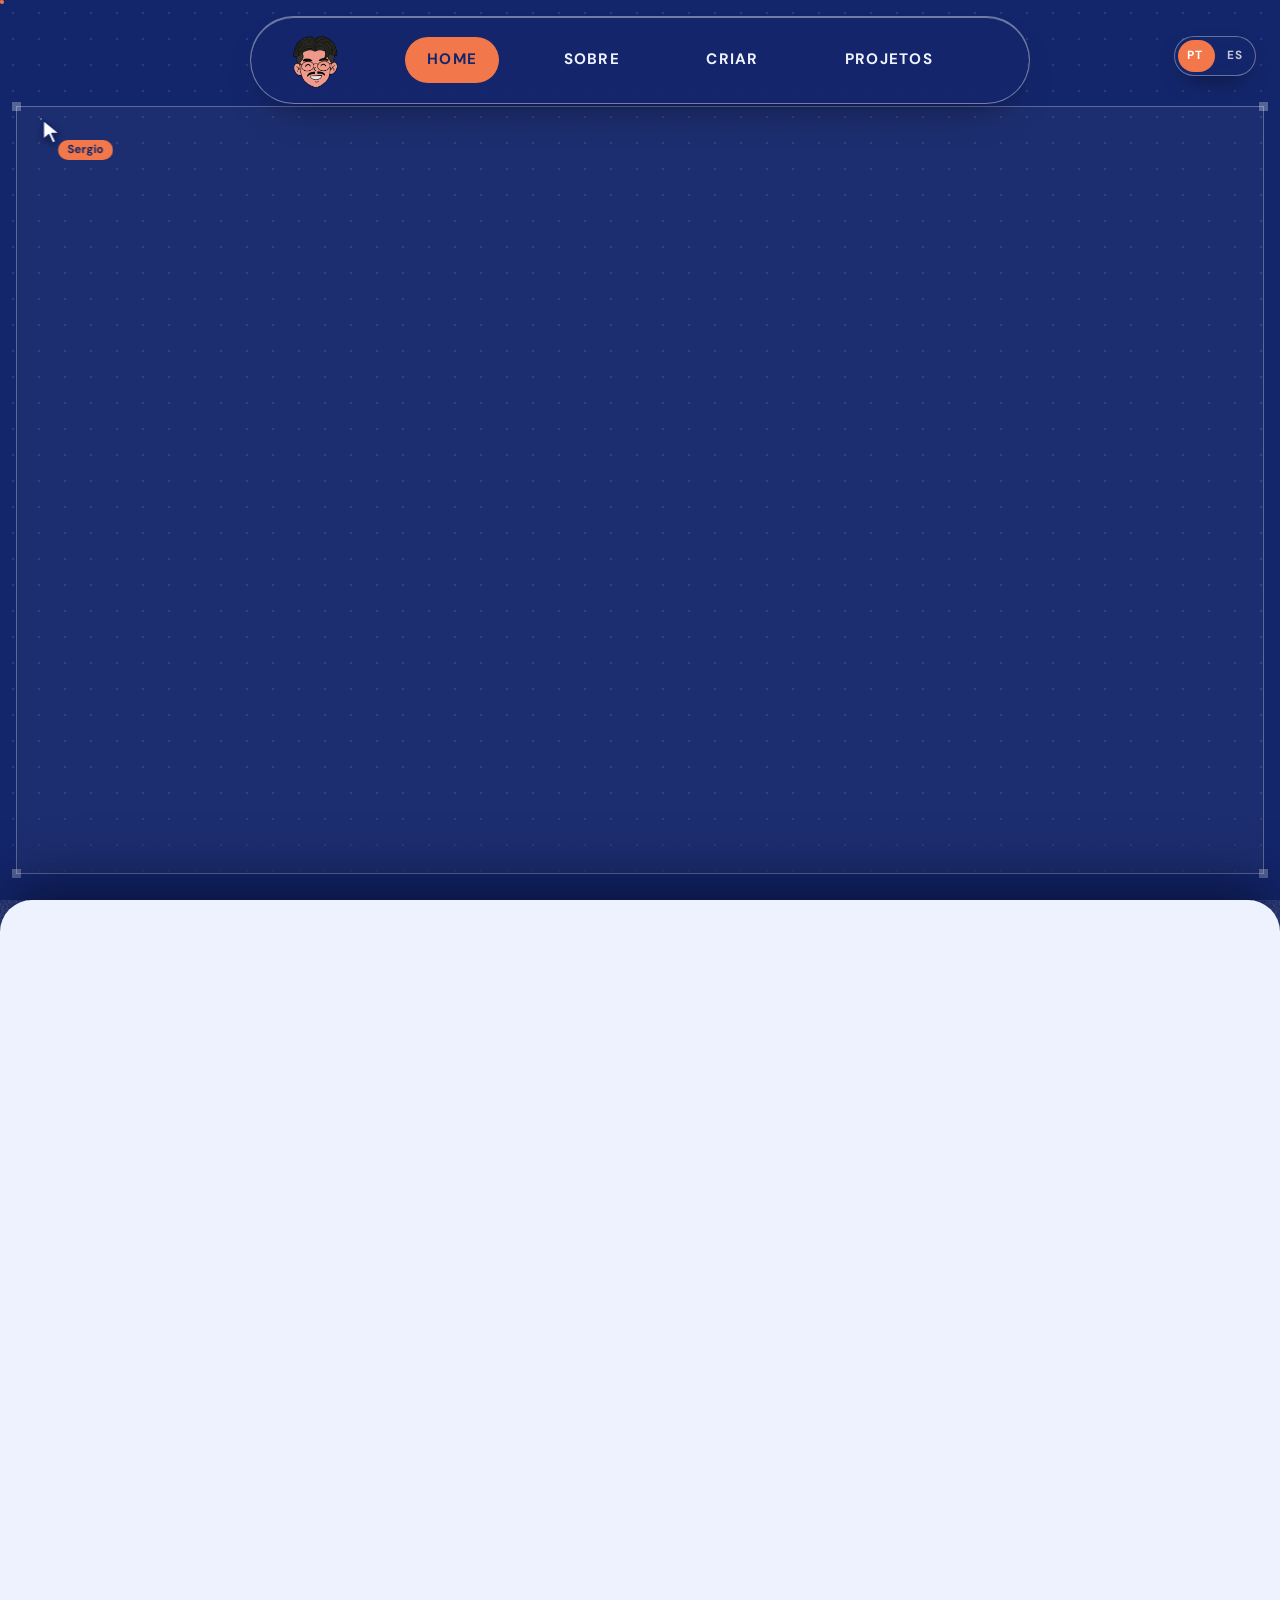
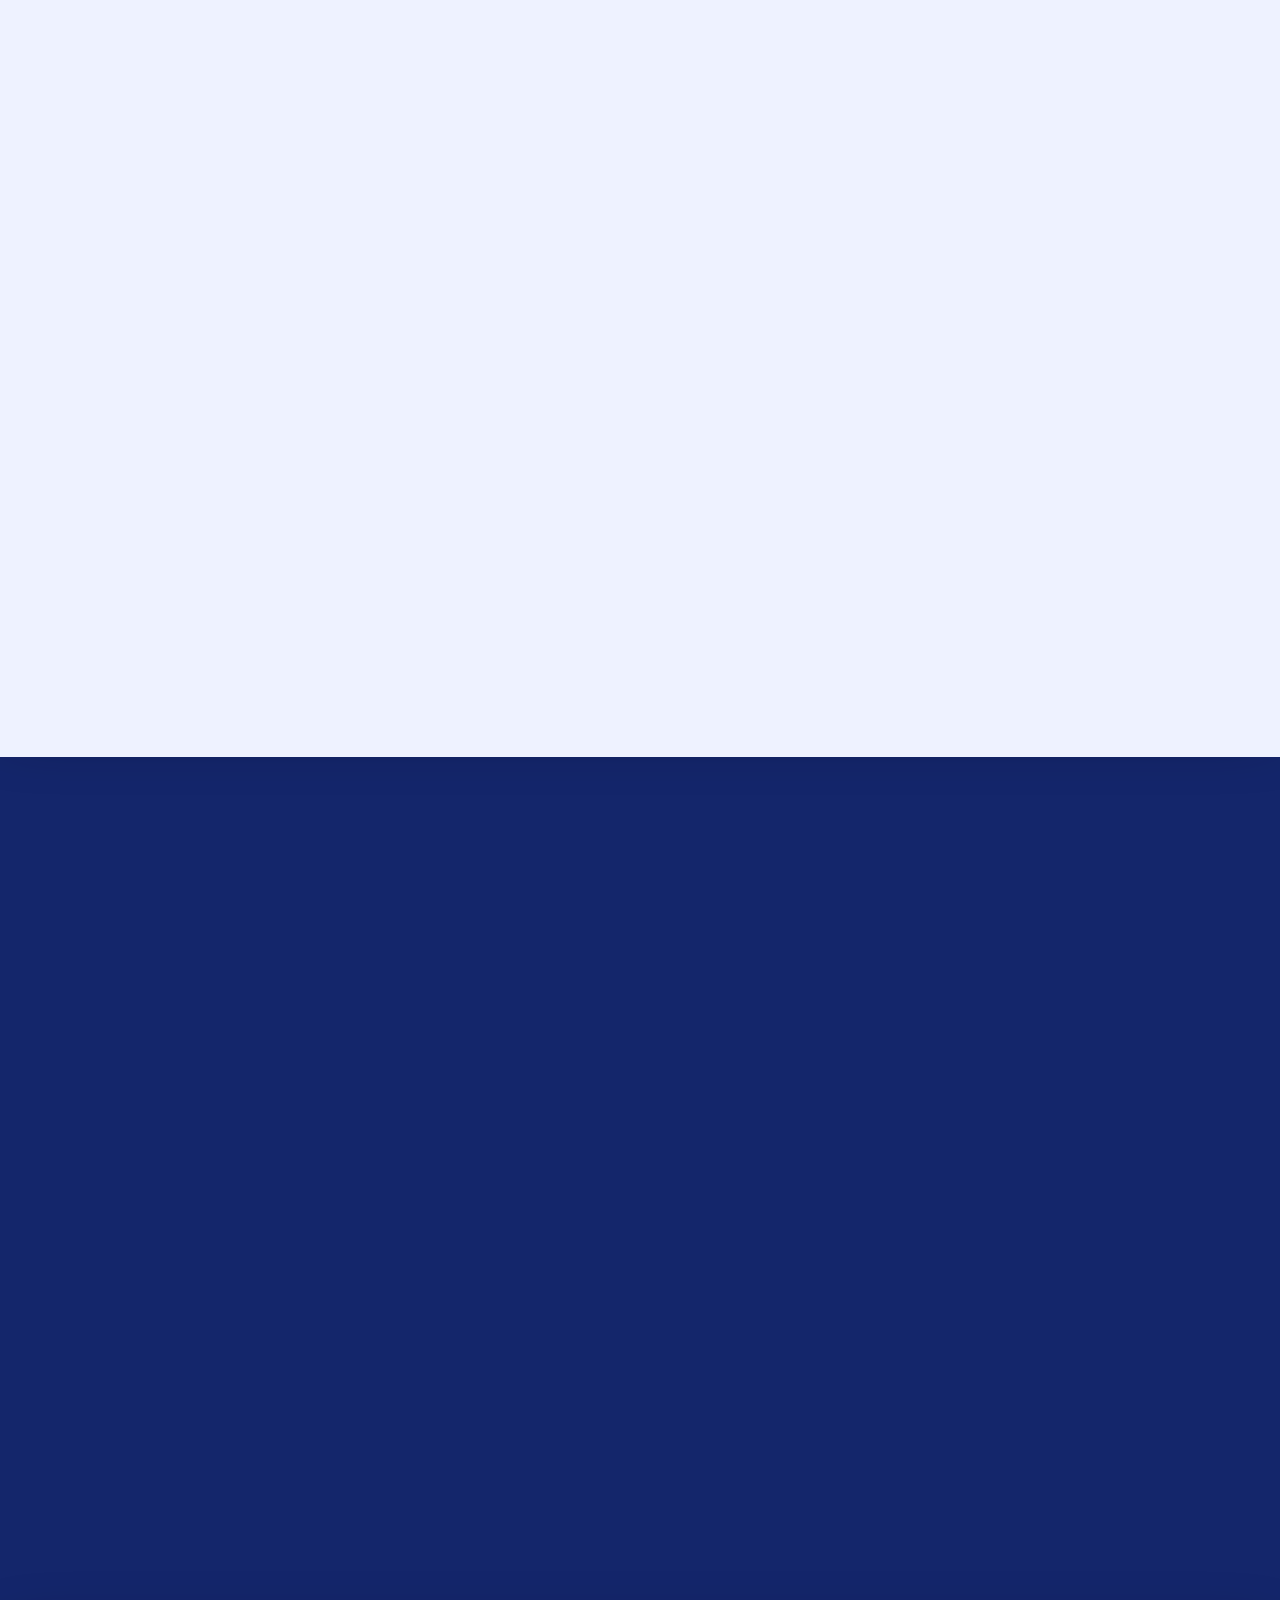
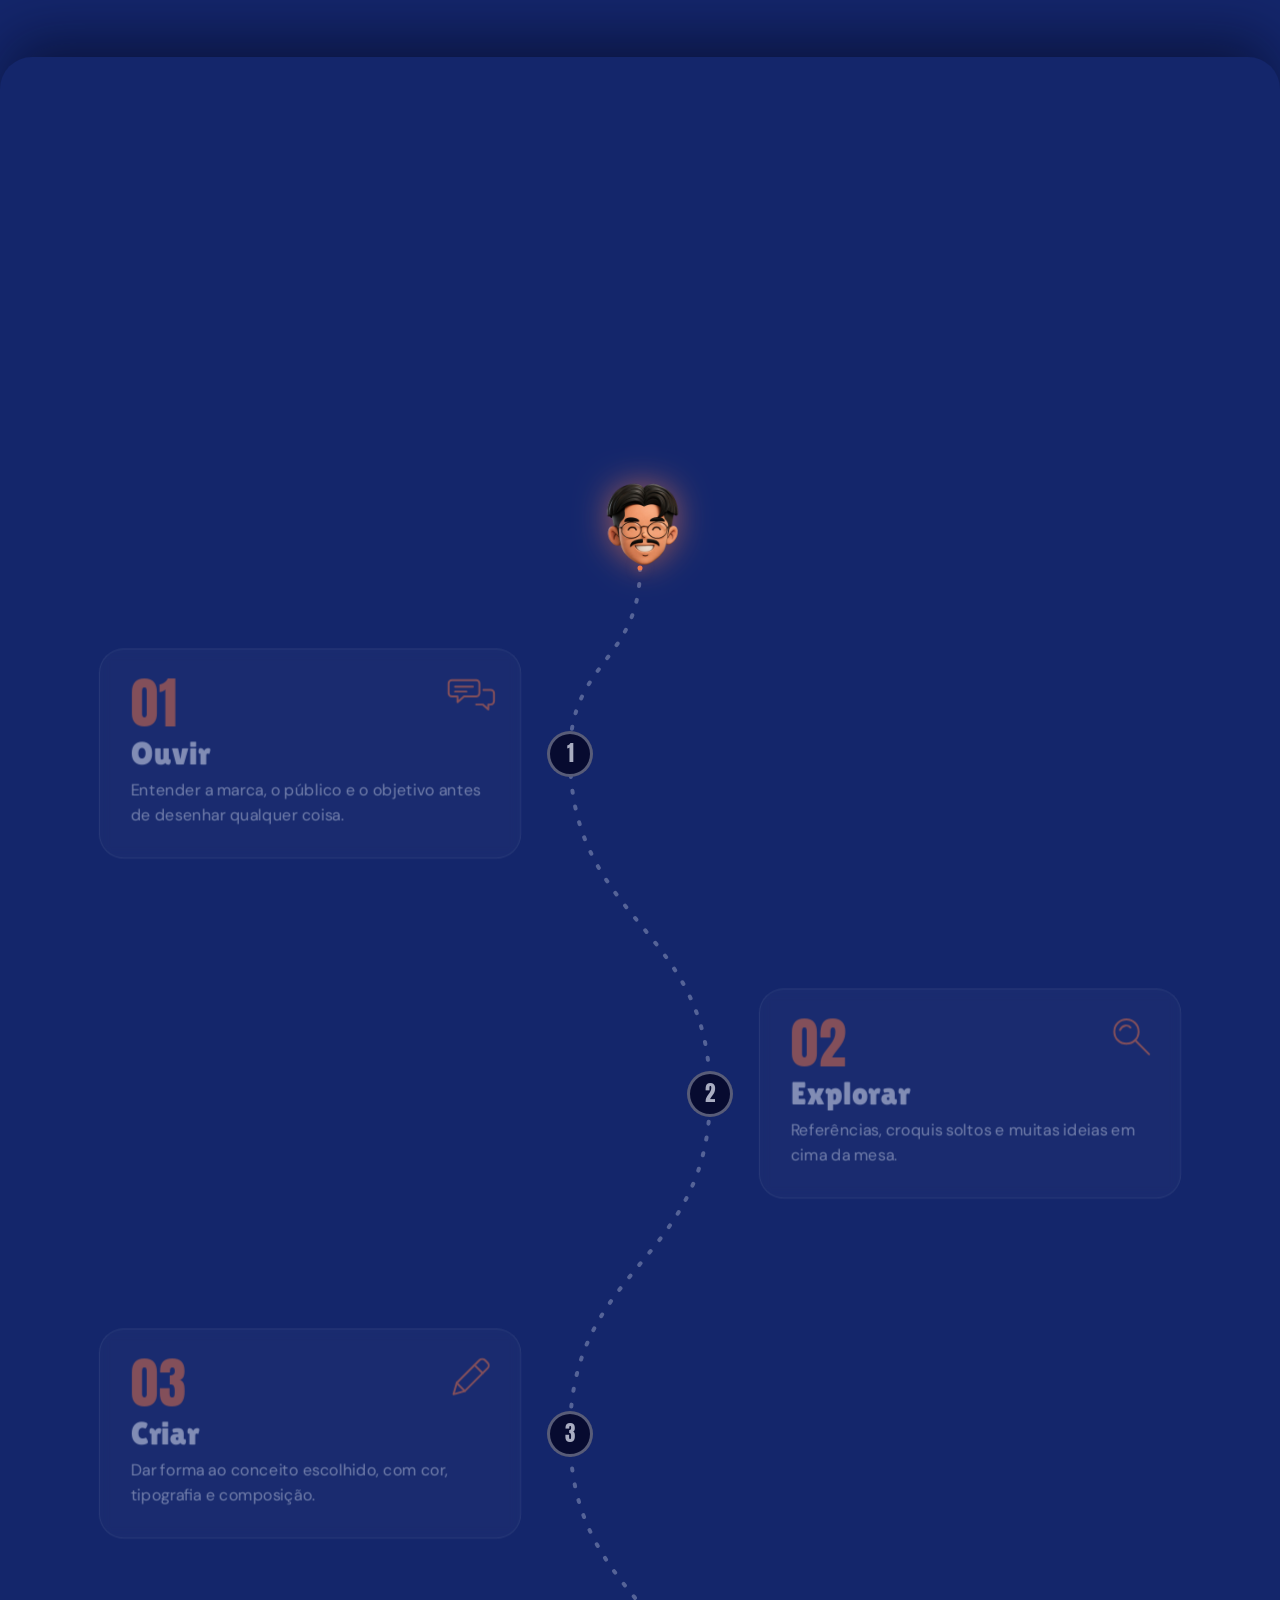
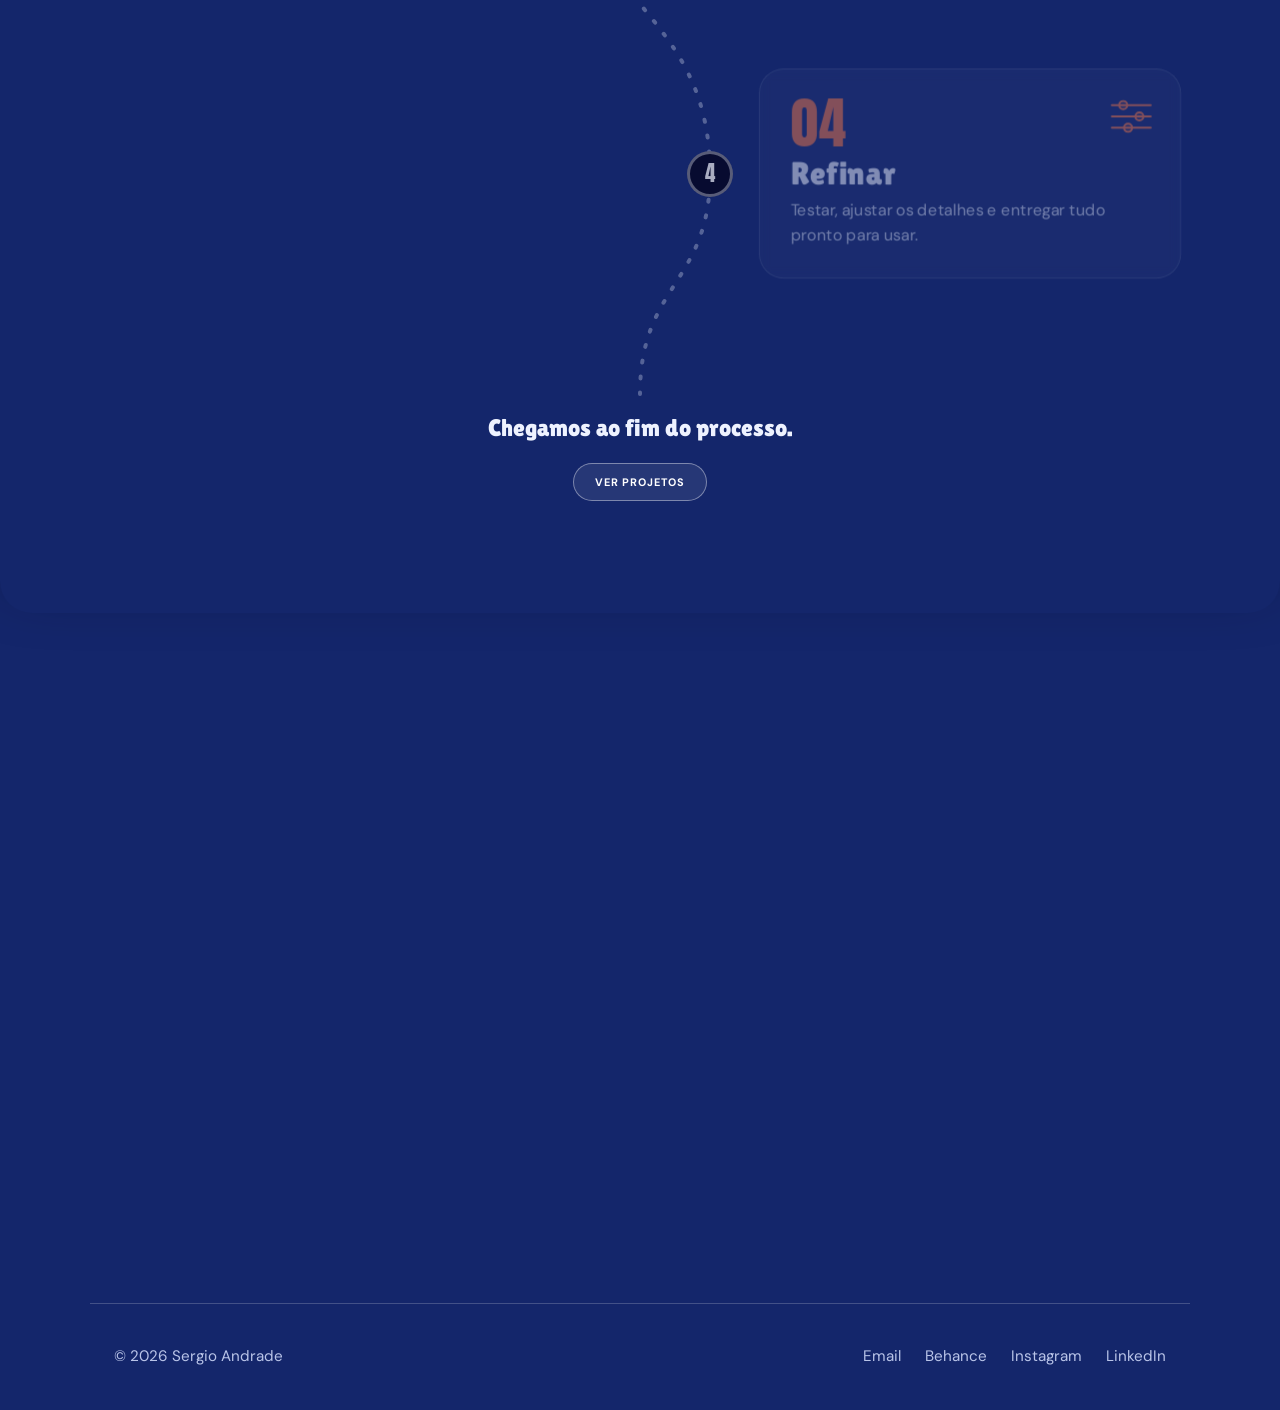
<file: index.html>
<!DOCTYPE html>
<html lang="pt">
<head>
  <meta charset="UTF-8">
  <meta name="viewport" content="width=device-width, initial-scale=1.0">
  <title>Sergio Andrade | Designer Multimídia</title>
  <meta name="description" content="Portfólio de Sergio Andrade, designer multimídia.">
  <link rel="icon" href="Assets/imgs/minha.logo.png">

  <link href="https://fonts.googleapis.com/css2?family=Anton&family=Dancing+Script:wght@600;700&family=Lilita+One&family=DM+Sans:wght@400;500;700&display=swap" rel="stylesheet">
  <link rel="stylesheet" href="Assets/css/styles.css">

  
</head>
<body>

  <!-- FUNDO DE ONDAS (desenhado pelo JavaScript) -->
  <canvas id="ondas" class="ondas"></canvas>

  <!-- CURSOR PERSONALIZADO -->
  <div class="cursor" id="cursor">
    <div class="cursor-bola"><span class="cursor-texto">Ver</span></div>
  </div>

  <!-- MENU -->
  <header class="menu vidro">
    <a href="#home"><img class="logo" src="Assets/imgs/minha.logo.png" alt="Sergio Andrade"></a>

    <button class="botao-menu" id="botao-menu" aria-label="Abrir menu">☰</button>

    <nav id="links">
      <a href="#home">Home</a>
      <a href="#sobre">Sobre</a>
      <a href="#conversa">Criar</a>
      <a href="projetos.html">Projetos</a>
    </nav>
  </header>


  <!-- HOME -->
  <!-- Home e Sobre: a Home fica fixa e o Sobre sobe por cima, "empurrando-a" -->
  <div class="duas-telas">
  <section id="home">
    <!-- Fundo liso escuro com pontinhos (como uma tela de design) -->
    <div class="parede" aria-hidden="true"></div>

    <!-- Nome e cargo gigantes; a fita do crachá passa por cima do nome -->
    <h1 class="home-nome" id="homeNome" aria-label="Sergio Andrade"><span class="pal">Sergio</span> <span class="pal">Andrade</span></h1>
    <p class="home-cargo" id="homeCargo">Designer Multimídia</p>

    <div class="cracha-palco" id="crachaPalco">
      <svg class="corda" id="corda" aria-hidden="true">
        <defs>
          <radialGradient id="metalAncora" cx="35%" cy="30%" r="75%">
            <stop offset="0" stop-color="#fbfcff"/>
            <stop offset="0.55" stop-color="#9aa4c0"/>
            <stop offset="1" stop-color="#56617c"/>
          </radialGradient>
        </defs>
        <!-- fita do cordão: contorno, cor, brilho e o texto estampado -->
        <path class="fita-borda" data-fita fill="none"/>
        <path class="fita-corpo" data-fita fill="none"/>
        <path class="fita-brilho" data-fita fill="none"/>
        <path id="fitaGuia" data-fita fill="none" stroke="none"/>
        <text class="fita-texto"><textPath href="#fitaGuia" startOffset="6%">SERGIO ANDRADE · DESIGNER MULTIMÍDIA · SERGIO ANDRADE · DESIGNER MULTIMÍDIA · SERGIO ANDRADE ·</textPath></text>
        <!-- prego na parede onde a fita está presa -->
        <circle id="cordaAncora" r="0" fill="url(#metalAncora)"/>
        <circle id="cordaAncora2" r="0" fill="#3b4568"/>
      </svg>

      <div class="cracha" id="cracha">
        <div class="cracha-sombra" id="crachaSombra"></div>

        <div class="cracha-giro" id="crachaGiro" tabindex="0" aria-label="Crachá de Sergio Andrade. Clique ou pressione Enter para virar.">

          <!-- FRENTE -->
          <div class="cara cara-frente">
            <div class="cracha-banda">
              <span class="cracha-furo"></span>
              <p class="cracha-topo">Portfólio</p>
            </div>
            <div class="cracha-corpo">
              <div class="cracha-foto">
                <img src="Assets/imgs/minha foto perfil.png" alt="Foto de Sergio Andrade" draggable="false">
              </div>
              <p class="cracha-nome">Sergio Andrade</p>
              <p class="cracha-funcao"><i class="cracha-ponto"></i>Disponível para projetos</p>
              <div class="cracha-fim">
                <div class="cracha-barras"></div>
                <p class="cracha-dica">Clique para virar ↻</p>
              </div>
            </div>
          </div>

          <!-- VERSO -->
          <div class="cara cara-verso">
            <div class="cara-int">
              <div class="cracha-banda cracha-banda-verso">
                <h2 class="cracha-titulo">Contatos</h2>
                <img class="cracha-selo cracha-selo-topo" src="Assets/imgs/minha.logo.png" alt="" draggable="false">
              </div>
              <ul class="cracha-lista">
                <li>
                  <a href="mailto:sergioa.sf@icloud.com">
                    <span class="ico"><svg viewBox="0 0 24 24" aria-hidden="true"><rect x="3" y="5" width="18" height="14" rx="3"/><path d="m4 7 8 6 8-6"/></svg></span>
                    <span class="txt"><b>Email</b><small>sergioa.sf@icloud.com</small></span>
                  </a>
                </li>
                <li>
                  <a href="https://www.behance.net/sergioasf" target="_blank" rel="noopener">
                    <span class="ico"><svg viewBox="0 0 24 24" aria-hidden="true"><path d="M3 6v12h5a3.5 3.5 0 0 0 0-7 3 3 0 0 0 0-5Z"/><path d="M3 11h5M14 8h6M21 15h-7a3 3 0 0 0 6 1.5"/></svg></span>
                    <span class="txt"><b>Behance</b><small>behance.net/sergioasf</small></span>
                  </a>
                </li>
                <li>
                  <a href="https://www.instagram.com/bysergio.a/" target="_blank" rel="noopener">
                    <span class="ico"><svg viewBox="0 0 24 24" aria-hidden="true"><rect x="4" y="4" width="16" height="16" rx="5"/><circle cx="12" cy="12" r="3.6"/><circle cx="17" cy="7" r=".6"/></svg></span>
                    <span class="txt"><b>Instagram</b><small>@bysergio.a</small></span>
                  </a>
                </li>
                <li>
                  <a href="https://www.linkedin.com/in/sergioasf/" target="_blank" rel="noopener">
                    <span class="ico"><svg viewBox="0 0 24 24" aria-hidden="true"><rect x="4" y="4" width="16" height="16" rx="3"/><path d="M8 11v5M8 8v.01M12 16v-5M12 13a2.5 2.5 0 0 1 5 0v3"/></svg></span>
                    <span class="txt"><b>LinkedIn</b><small>in/sergioasf</small></span>
                  </a>
                </li>
              </ul>
              <div class="cracha-verso-fim">
                <p class="cracha-lema">Experimentar,<br>testar e evoluir.</p>
                <div class="cracha-barras"></div>
              </div>
            </div>
          </div>
        </div>

        <!-- Mola metálica por cima (não vira com o crachá) -->
        <div class="cracha-clip" aria-hidden="true"></div>
      </div>
    </div>

    <!-- ABERTURA: um cursor "desenha" o quadro, escreve o nome e marca a área do crachá -->
    <div class="intro" id="intro" aria-hidden="true">
      <div class="intro-frame" id="introFrame">
        <span class="intro-etiqueta"></span>
        <i class="al tl"></i><i class="al tr"></i><i class="al bl"></i><i class="al br"></i>
      </div>
      <div class="intro-caixa" id="introNome"></div>
      <div class="intro-caixa" id="introCargo"></div>
      <div class="intro-card" id="introCard">
        <svg viewBox="0 0 100 150" preserveAspectRatio="none"><path d="M0 0L100 150M100 0L0 150" vector-effect="non-scaling-stroke"/></svg>
        <span>ID card</span>
      </div>
      <div class="intro-caret" id="introCaret"></div>
      <div class="intro-cursor" id="introCursor">
        <svg viewBox="0 0 24 24" width="26" height="26"><path d="M3 2v18l5-4.6 3.6 7.8 3-1.4-3.6-7.6H18z" fill="#fff" stroke="#14266b" stroke-width="1.4" stroke-linejoin="round"/></svg>
        <span>Sergio</span>
      </div>
    </div>

    <!-- Botão para mudar as cores da Home -->
    <button class="paleta" id="paleta" type="button" aria-label="Mudar as cores da Home" title="Mudar as cores">
      <svg viewBox="0 0 24 24" width="22" height="22" fill="currentColor" aria-hidden="true">
        <path d="M12 3a9 9 0 1 0 0 18c1.4 0 2-.9 2-1.8 0-.5-.2-.9-.5-1.3-.3-.4-.5-.7-.5-1.2 0-.9.7-1.7 1.8-1.7H17a4 4 0 0 0 4-4C21 6.5 17 3 12 3zM7.5 12a1.4 1.4 0 1 1 0-2.8 1.4 1.4 0 0 1 0 2.8zm3-4a1.4 1.4 0 1 1 0-2.8 1.4 1.4 0 0 1 0 2.8zm5 0a1.4 1.4 0 1 1 0-2.8 1.4 1.4 0 0 1 0 2.8z"/>
      </svg>
    </button>
  </section>

  <!-- SOBRE -->
  <section id="sobre">
    <h2 class="sobre-titulo entrada-baixo">Sobre mim</h2>

    <div class="sobre-grade">
      <figure class="sobre-foto entrada-esquerda">
        <img src="Assets/imgs/Minhafotocompleta.jpg" alt="Foto de Sergio Andrade" loading="lazy">
      </figure>

      <div class="sobre-texto entrada-direita">
        <h3 class="sobre-frase">Designer multimídia.</h3>
        <p>Olá, me chamo Sergio <span class="sobre-estrela"></span></p>
        <p>O design, para mim, é uma forma de transformar ideias em experiências visuais. É explorar, experimentar e encontrar novas maneiras de comunicar aquilo que nem sempre precisa ser dito com palavras.</p>
        <p class="sobre-destaque">Experimentar, testar e evoluir.</p>

        <div class="sobre-botoes">
          <a class="botao-escuro" href="projetos.html">Ver projetos <span aria-hidden="true"></span></a>
          <a class="icone-social" href="https://www.behance.net/sergioasf" target="_blank" rel="noopener" aria-label="Behance">Bē</a>
          <a class="icone-social" href="https://www.instagram.com/bysergio.a/" target="_blank" rel="noopener" aria-label="Instagram">
            <svg viewBox="0 0 24 24" width="20" height="20" fill="none" stroke="currentColor" stroke-width="2" stroke-linecap="round" stroke-linejoin="round" aria-hidden="true"><rect x="3" y="3" width="18" height="18" rx="5"/><circle cx="12" cy="12" r="4"/><circle cx="17.2" cy="6.8" r="0.8" fill="currentColor"/></svg>
          </a>
          <a class="icone-social" href="https://www.linkedin.com/in/sergioasf/" target="_blank" rel="noopener" aria-label="LinkedIn">in</a>
        </div>

        <!-- A impressora imprime o teu gif conforme fazes scroll -->
        <div class="impressora">
        <div class="imp-cena" id="impCena">

          <!-- Folha em branco (sai por trás da impressora) -->
          <div class="imp-folha" id="impFolha" aria-hidden="true"></div>

          <!-- Corpo da impressora -->
          <div class="imp-corpo" id="impCorpo">
            <span class="imp-bocal"></span>
            <div class="imp-tampa"></div>
            <span class="imp-marca">SA&middot;100</span>
            <div class="imp-ventilas"></div>
            <div class="imp-painel">
              <span class="imp-led"></span>
              <span class="imp-lcd" id="impLcd">PRONTO</span>
            </div>
            <span class="imp-fenda"></span>
          </div>

          <!-- Folha impressa (sai pela fenda da frente): o teu gif e o convite -->
          <div class="imp-saida" id="impSaida">
            <div class="imp-papel" id="impPapel">
              <img class="imp-gif" src="Assets/imgs/meu.gif.gif" alt="Animação do meu personagem">
              <a class="imp-convite" href="#conversa">Vamos criar algo juntos?</a>
            </div>
          </div>
        </div>
        </div>
      </div>
    </div>
  </section>
  </div>

  <!-- O QUE FAÇO
  <section id="servicos" class="sobre-extra">
    <div class="titulo-secao entrada-baixo">
      <p class="rotulo">O que faço</p>
      <h2>Design com intenção</h2>
    </div>

    <div class="grelha-servicos">
      <article class="servico vidro entrada-baixo">
        <span class="servico-numero">01</span>
        <h3>Identidade visual</h3>
        <p>Logótipos e sistemas de marca com personalidade, pensados para funcionar em qualquer lugar.</p>
      </article>

      <article class="servico vidro entrada-baixo">
        <span class="servico-numero">02</span>
        <h3>Ilustração</h3>
        <p>Personagens e ilustrações autorais que dão voz e carácter a uma marca ou a uma história.</p>
      </article>

      <article class="servico vidro entrada-baixo">
        <span class="servico-numero">03</span>
        <h3>Cartazes</h3>
        <p>Afiches e peças gráficas com tipografia forte e composição que se destaca à primeira vista.</p>
      </article>

      <article class="servico vidro entrada-baixo">
        <span class="servico-numero">04</span>
        <h3>Design editorial</h3>
        <p>Livros, revistas e peças em que o texto e a imagem se organizam de forma clara e bonita.</p>
      </article>
    </div>
  </section>-->

  <!-- HABILIDADES -->
  <section id="habilidades" class="sobre-extra">
    <h2 class="sobre-titulo claro entrada-baixo">Habilidades</h2>

    <div class="caixa-tags-ext entrada-baixo">
      <div class="caixa-tags vidro fliperama" id="caixaTags">
        <!--
          COMO ADICIONAR UMA HABILIDADE:
          copia uma linha <li> abaixo e muda só o texto. Cada <li> vira uma peça do Tetris.
          data-forma escolhe o formato da peça: I, O, T, L, J, S ou Z
          (podes deixar o data-forma de fora e o site escolhe sozinho).
        -->
        <ul class="tags-lista" id="tagsLista" aria-label="Habilidades">
          <li class="tag" data-forma="L">Identidade visual</li>
          <li class="tag" data-forma="T">Branding</li>
          <li class="tag" data-forma="J">Ilustrações</li>
          <li class="tag" data-forma="S">Design editorial</li>
          <li class="tag" data-forma="L">UX</li>
          <li class="tag" data-forma="J">UI</li>
          <li class="tag" data-forma="Z">Motion design</li>
          <li class="tag" data-forma="J">Marketing digital</li>
          <li class="tag" data-forma="L">Cartazes</li>
          <li class="tag" data-forma="I">Tipografia</li>
          <li class="tag" data-forma="T">Programação</li>
          <li class="tag" data-forma="L">Landing pages</li>
          <li class="tag" data-forma="T">Idealização de marca</li>
        </ul>
      </div>
      <p class="tags-dica" id="tagsDica">Cada habilidade é uma peça</p>
    </div>
  </section>




        

  <!-- PROCESSO: o teu personagem caminha pela trilha enquanto fazes scroll -->
  <section id="processo" class="processo-secao">
    <!-- O "universo": fundo escuro com pontinhos e estrelas, revelado como um portal ao fazer scroll -->
    <div class="processo-universo" id="universo" aria-hidden="true"></div>
    <div class="processo-anel" id="anel" aria-hidden="true"></div>

    <h2 class="sobre-titulo entrada-baixo">Processo</h2>

    <div class="trilha" id="trilha">
      <svg class="trilha-svg" id="trilhaSvg" aria-hidden="true">
        <path class="trilha-base" id="trilhaBase"/>
        <path class="trilha-feito" id="trilhaFeito"/>
      </svg>
      <img class="caminhante" id="caminhante" src="Assets/imgs/Rostro_3D_1-removebg-preview.png" alt="" aria-hidden="true">

      <!-- Para mudar um passo, edita o texto do <li> -->
      <ol class="trilha-passos">
        <li class="trilha-passo">
          <span class="trilha-ponto" aria-hidden="true">1</span>
          <div class="trilha-cartao">
            <svg class="trilha-icone" viewBox="0 0 64 64" fill="none" stroke="currentColor" stroke-width="2.4" stroke-linecap="round" stroke-linejoin="round" aria-hidden="true"><path d="M8 12h30a4 4 0 0 1 4 4v12a4 4 0 0 1-4 4H23l-8 7v-7H8a4 4 0 0 1-4-4V16a4 4 0 0 1 4-4z"/><path d="M47 24h9a4 4 0 0 1 4 4v10a4 4 0 0 1-4 4h-3v6l-7-6h-8"/><path d="M12 20h22M12 26h14"/></svg>
            <span class="trilha-num">01<small></small></span>
            <h3>Ouvir</h3>
            <p>Entender a marca, o público e o objetivo antes de desenhar qualquer coisa.</p>
          </div>
        </li>
        <li class="trilha-passo">
          <span class="trilha-ponto" aria-hidden="true">2</span>
          <div class="trilha-cartao">
            <svg class="trilha-icone" viewBox="0 0 64 64" fill="none" stroke="currentColor" stroke-width="2.4" stroke-linecap="round" stroke-linejoin="round" aria-hidden="true"><circle cx="26" cy="26" r="15"/><path d="M37 37l17 17"/><path d="M18 24c3-6 10-7 13-3"/></svg>
            <span class="trilha-num">02<small></small></span>
            <h3>Explorar</h3>
            <p>Referências, croquis soltos e muitas ideias em cima da mesa.</p>
          </div>
        </li>
        <li class="trilha-passo">
          <span class="trilha-ponto" aria-hidden="true">3</span>
          <div class="trilha-cartao">
            <svg class="trilha-icone" viewBox="0 0 64 64" fill="none" stroke="currentColor" stroke-width="2.4" stroke-linecap="round" stroke-linejoin="round" aria-hidden="true"><path d="M10 54l4-14L42 12a5 5 0 0 1 7 0l3 3a5 5 0 0 1 0 7L24 50l-14 4z"/><path d="M36 18l10 10"/><path d="M14 40l10 10"/></svg>
            <span class="trilha-num">03<small></small></span>
            <h3>Criar</h3>
            <p>Dar forma ao conceito escolhido, com cor, tipografia e composição.</p>
          </div>
        </li>
        <li class="trilha-passo">
          <span class="trilha-ponto" aria-hidden="true">4</span>
          <div class="trilha-cartao">
            <svg class="trilha-icone" viewBox="0 0 64 64" fill="none" stroke="currentColor" stroke-width="2.4" stroke-linecap="round" stroke-linejoin="round" aria-hidden="true"><path d="M8 18h48M8 32h48M8 46h48"/><circle cx="22" cy="18" r="5" fill="currentColor" fill-opacity=".15"/><circle cx="42" cy="32" r="5" fill="currentColor" fill-opacity=".15"/><circle cx="28" cy="46" r="5" fill="currentColor" fill-opacity=".15"/></svg>
            <span class="trilha-num">04<small></small></span>
            <h3>Refinar</h3>
            <p>Testar, ajustar os detalhes e entregar tudo pronto para usar.</p>
          </div>
        </li>
      </ol>

      <!-- Fim da trilha: o personagem chega aqui e o Processo "fecha" -->
      <div class="trilha-fim" id="trilhaFim">
        <p class="trilha-fim-texto">Chegamos ao fim do processo.</p>
        <a class="botao botao-vidro botao-grande" href="projetos.html">Ver projetos</a>
      </div>
    </div>
  </section>

  <!-- CONVITE FINAL -->
  <section id="conversa" class="sobre-extra">
    <div class="cta correio vidro entrada-baixo">

      <!-- Contato direto: fica sempre visível, sem precisar girar nada -->
      <div class="correio-texto">
        <h2>Vamos criar algo juntos?</h2>
        <p>Tem um projeto em mente? Me conte a ideia e vamos ver como tirá-lo do papel.</p>
        <div class="cta-botoes">
          <a class="botao" href="mailto:sergioa.sf@icloud.com">Enviar email</a>
          <a class="botao botao-vidro" href="https://www.behance.net/sergioasf" target="_blank" rel="noopener">Ver Behance</a>
        </div>
      </div>

      <!-- Caixa de correio com manivela -->
      <div class="correio-cena" id="correioCena">
        <svg class="correio-svg" id="correioSvg" viewBox="0 -70 440 510" aria-hidden="true" focusable="false">
          <defs>
            <linearGradient id="gAzul" x1="0" y1="0" x2="1" y2="1">
              <stop offset="0" stop-color="#3a62c8"/>
              <stop offset="0.55" stop-color="#2547a0"/>
              <stop offset="1" stop-color="#14266b"/>
            </linearGradient>
            <linearGradient id="gMadeira" x1="0" y1="0" x2="1" y2="0">
              <stop offset="0" stop-color="#9a6a3c"/>
              <stop offset="0.5" stop-color="#7a4e2a"/>
              <stop offset="1" stop-color="#5a371c"/>
            </linearGradient>
            <radialGradient id="gMetal" cx="0.35" cy="0.3" r="0.8">
              <stop offset="0" stop-color="#fbfcff"/>
              <stop offset="0.5" stop-color="#9aa4c0"/>
              <stop offset="1" stop-color="#56617c"/>
            </radialGradient>
            <radialGradient id="gLaranja" cx="0.35" cy="0.3" r="0.8">
              <stop offset="0" stop-color="#ffb08f"/>
              <stop offset="0.55" stop-color="#f2784b"/>
              <stop offset="1" stop-color="#b3431c"/>
            </radialGradient>
            <clipPath id="cortaCarta"><rect x="-20" y="-120" width="480" height="218"/></clipPath>
          </defs>

          <ellipse cx="175" cy="428" rx="125" ry="11" fill="rgba(5,10,40,0.35)"/>

          <!-- poste -->
          <rect x="155" y="262" width="40" height="166" fill="url(#gMadeira)"/>
          <rect x="150" y="258" width="50" height="14" rx="3" fill="#5a371c"/>

          <g id="correioTremer">
            <!-- corpo -->
            <path d="M40 270 V160 C40 110 95 88 175 88 C255 88 310 110 310 160 V270 Z" fill="url(#gAzul)"/>
            <path d="M52 262 V162 C52 122 100 102 175 102" fill="none" stroke="rgba(255,255,255,0.22)" stroke-width="6" stroke-linecap="round"/>
            <path d="M40 252 H310 V270 H40 Z" fill="rgba(0,0,0,0.25)"/>
            <path d="M70 262 V168 C70 138 110 122 175 122 C240 122 280 138 280 168 V262" fill="none" stroke="rgba(255,255,255,0.18)" stroke-width="3"/>
            <rect x="105" y="188" width="140" height="38" rx="6" fill="#e8c36a" stroke="#a87a1e" stroke-width="2"/>
            <text x="175" y="216" text-anchor="middle" font-family="'Lilita One', sans-serif" font-size="25" fill="#7a4e2a" letter-spacing="2">CORREIO</text>

            <!-- fenda por onde saem as cartas -->
            <ellipse cx="175" cy="94" rx="62" ry="7" fill="#0b1442"/>
            <ellipse cx="175" cy="92.5" rx="62" ry="5" fill="none" stroke="rgba(255,255,255,0.3)" stroke-width="1.5"/>

            <!-- carta: só se vê acima da fenda -->
            <g clip-path="url(#cortaCarta)">
              <g id="cartaSVG">
                <rect x="127" y="100" width="96" height="120" rx="3" fill="#f5f1e9" stroke="rgba(20,38,107,0.3)"/>
                <path d="M127 100 L175 150 L223 100" fill="none" stroke="rgba(20,38,107,0.25)" stroke-width="1.5"/>
                <circle cx="175" cy="150" r="13" fill="#e8532c"/>
                <circle cx="175" cy="150" r="8" fill="none" stroke="rgba(255,255,255,0.5)"/>
                <rect x="196" y="106" width="20" height="24" fill="#f2784b"/>
                <rect x="199" y="109" width="14" height="18" fill="none" stroke="rgba(255,255,255,0.7)" stroke-dasharray="2 2"/>
              </g>
            </g>

            <!-- bandeira: sobe quando a carta sai -->
            <g id="bandeira">
              <rect x="36" y="205" width="8" height="78" rx="3" fill="#b9c2dc"/>
              <rect x="25" y="270" width="30" height="20" rx="3" fill="#f2784b"/>
            </g>
            <circle cx="40" cy="205" r="7" fill="url(#gMetal)"/>

            <!-- manivela -->
            <path id="manivelaDica" d="M371.3 153.6 A80 80 0 0 1 371.3 256.4" fill="none" stroke="#f2784b" stroke-width="3.5" stroke-dasharray="4 7" stroke-linecap="round"/>
            <path id="manivelaSeta" d="M358 266 L376 260 L367 243" fill="none" stroke="#f2784b" stroke-width="4" stroke-linecap="round" stroke-linejoin="round"/>
            <circle cx="310" cy="205" r="30" fill="url(#gMetal)" stroke="#3b4568" stroke-width="2"/>
            <g id="manivelaGira">
              <rect x="302" y="198" width="66" height="14" rx="7" fill="url(#gMetal)" stroke="#3b4568" stroke-width="1.5"/>
              <circle cx="368" cy="205" r="14" fill="url(#gLaranja)" stroke="#7a2e10" stroke-width="1.5"/>
              <circle cx="364" cy="200" r="4" fill="rgba(255,255,255,0.55)"/>
            </g>
            <circle cx="310" cy="205" r="9" fill="#2b3566"/>
          </g>
        </svg>

        <!-- área onde se pega na manivela (rato, dedo ou teclado) -->
        <div class="manivela-alvo" id="manivelaAlvo" role="button" tabindex="0"
             aria-label="Girar a manivela para tirar uma carta do correio"></div>
      </div>
    </div>

    <!-- Carta ampliada. Para mudar o conteúdo, edita os <article> abaixo. -->
    <div class="carta-overlay" id="cartaOverlay" aria-hidden="true">
      <div class="carta" id="carta" role="dialog" aria-modal="true" aria-label="Carta do correio">
        <div class="carta-fechada" aria-hidden="true"><span class="carta-selo">S</span></div>
        <div class="carta-aberta">
          <button type="button" class="carta-fechar" id="cartaFechar" aria-label="Fechar carta">&times;</button>

          <!-- Carta 1: contactos -->
          <article class="carta-conteudo">
            <p class="rotulo">Carta 1 &middot; Contatos</p>
            <h2>Vamos criar algo juntos?</h2>
            <p>Me conte sua ideia. Respondo o mais rápido que puder.</p>
            <ul class="carta-contactos">
              <li>
                <small>Email</small>
                <a href="mailto:sergioa.sf@icloud.com">sergioa.sf@icloud.com</a>
                <button type="button" class="carta-copiar" data-copiar="sergioa.sf@icloud.com">Copiar</button>
              </li>
              <li><small>Behance</small><a href="https://www.behance.net/sergioasf" target="_blank" rel="noopener">behance.net/sergioasf</a></li>
              <li><small>Instagram</small><a href="https://www.instagram.com/bysergio.a/" target="_blank" rel="noopener">@bysergio.a</a></li>
              <li><small>LinkedIn</small><a href="https://www.linkedin.com/in/sergioasf/" target="_blank" rel="noopener">in/sergioasf</a></li>
            </ul>
            <p class="carta-assinatura">Sergio</p>
          </article>

          <!-- Carta 2: projetos -->
          <article class="carta-conteudo" hidden>
            <p class="rotulo">Carta 2 &middot; Projetos</p>
            <h2>Quer ver o que já fiz?</h2>
            <p>Identidades, ilustrações, cartazes e mais. Passe pela galeria de projetos e veja como cada ideia ganhou forma.</p>
            <a class="botao carta-botao" href="projetos.html">Ver projetos</a>
            <p class="carta-assinatura">Sergio</p>
          </article>
        </div>
      </div>
    </div>
  </section>



  <!-- RODAPÉ -->
  <footer>
    <p>© <span id="ano"></span> Sergio Andrade</p>
    <nav class="redes">
      <a href="mailto:sergioa.sf@icloud.com">Email</a>
      <a href="https://www.behance.net/sergioasf" target="_blank" rel="noopener">Behance</a>
      <a href="https://www.instagram.com/bysergio.a/?utm_source=ig_web_button_share_sheet" target="_blank" rel="noopener">Instagram</a>
      <a href="https://www.linkedin.com/in/sergioasf/" target="_blank" rel="noopener">LinkedIn</a>
    </nav>
  </footer>

  <script src="Assets/JS/script.js"></script>
</body>
</html>
</file>
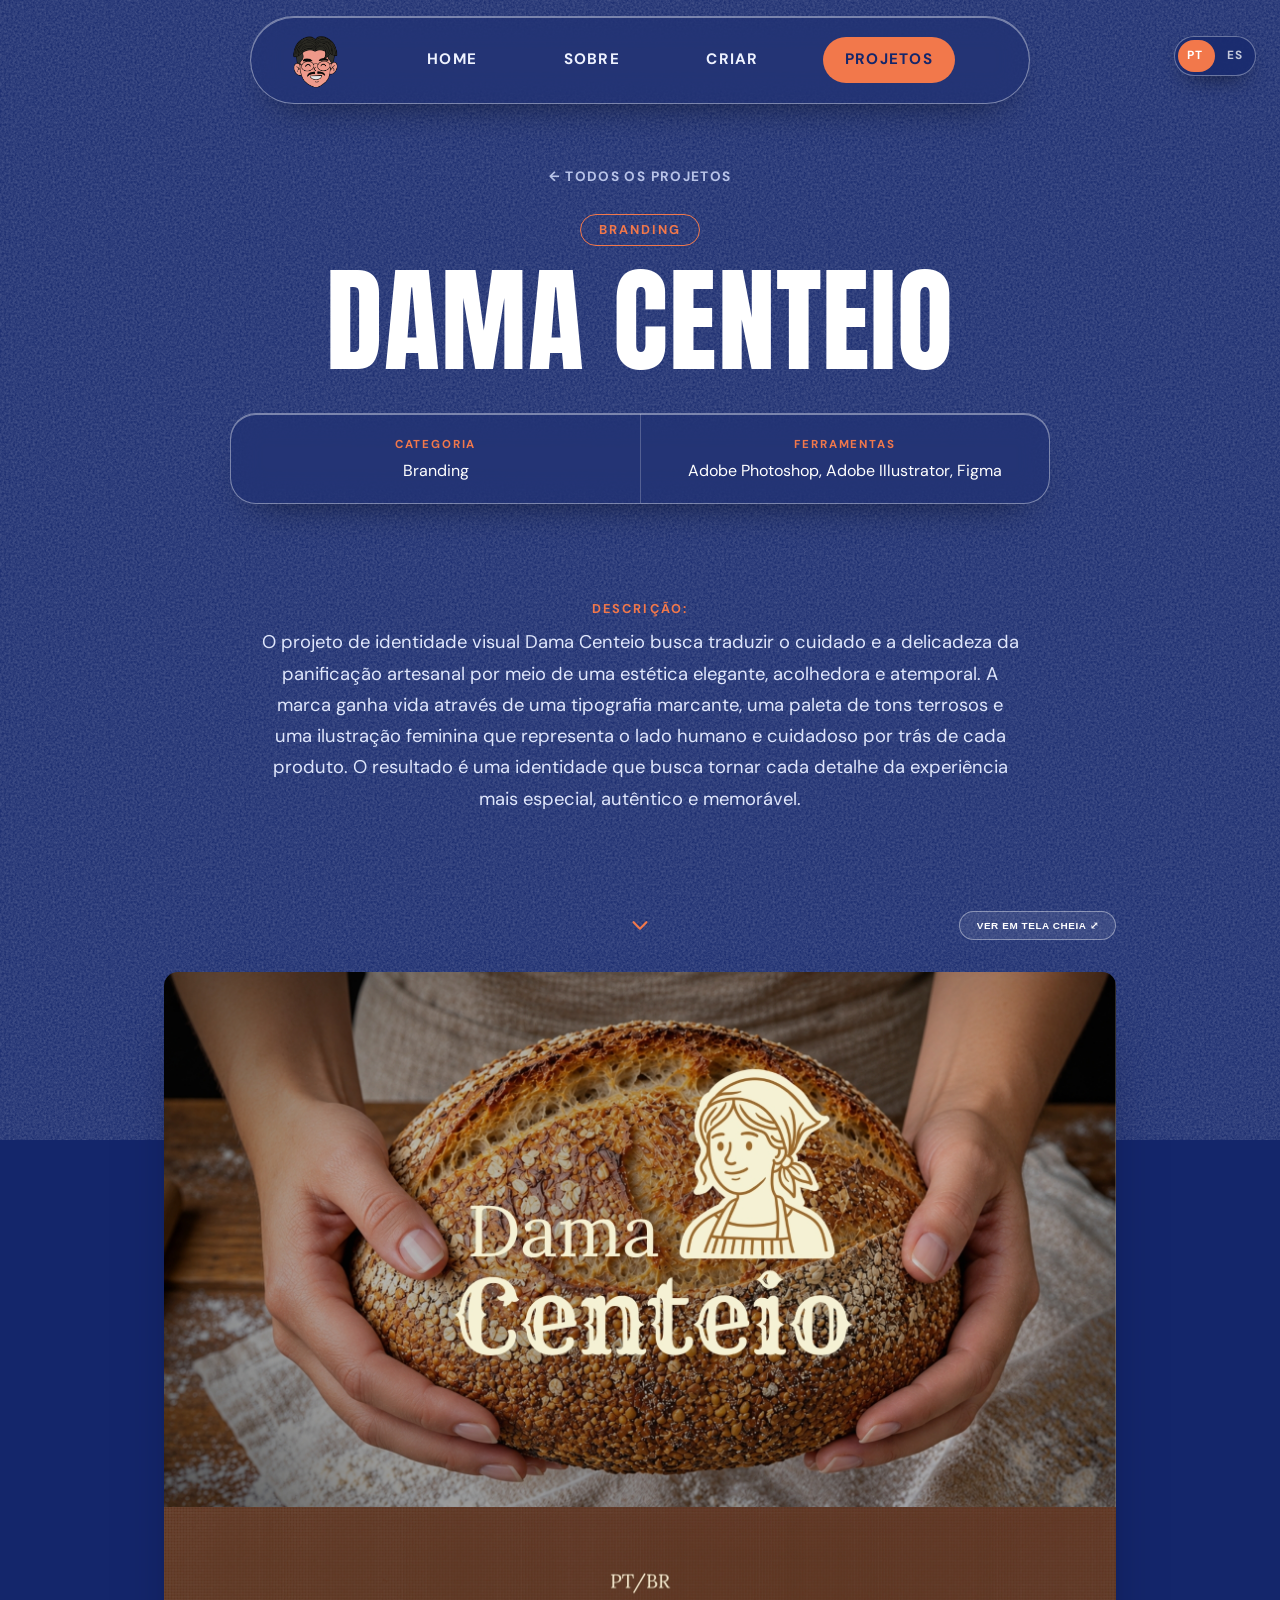
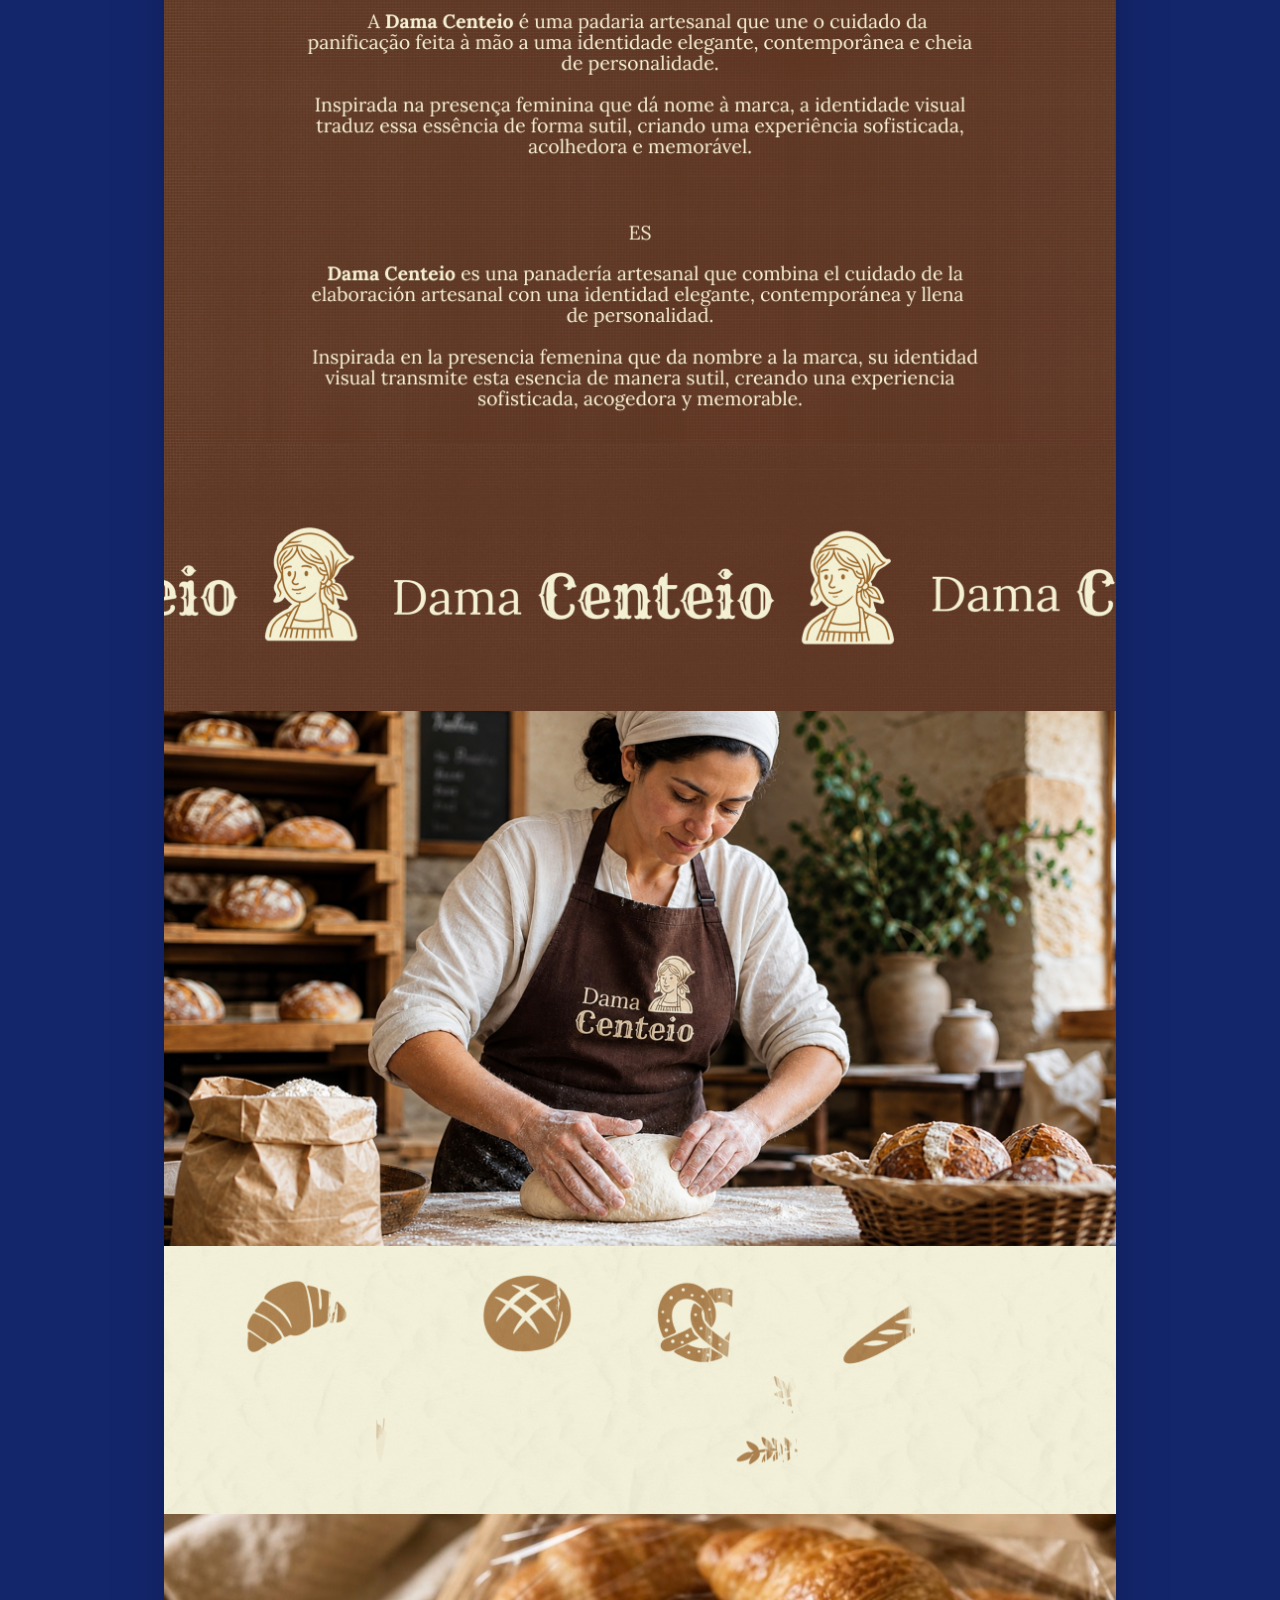
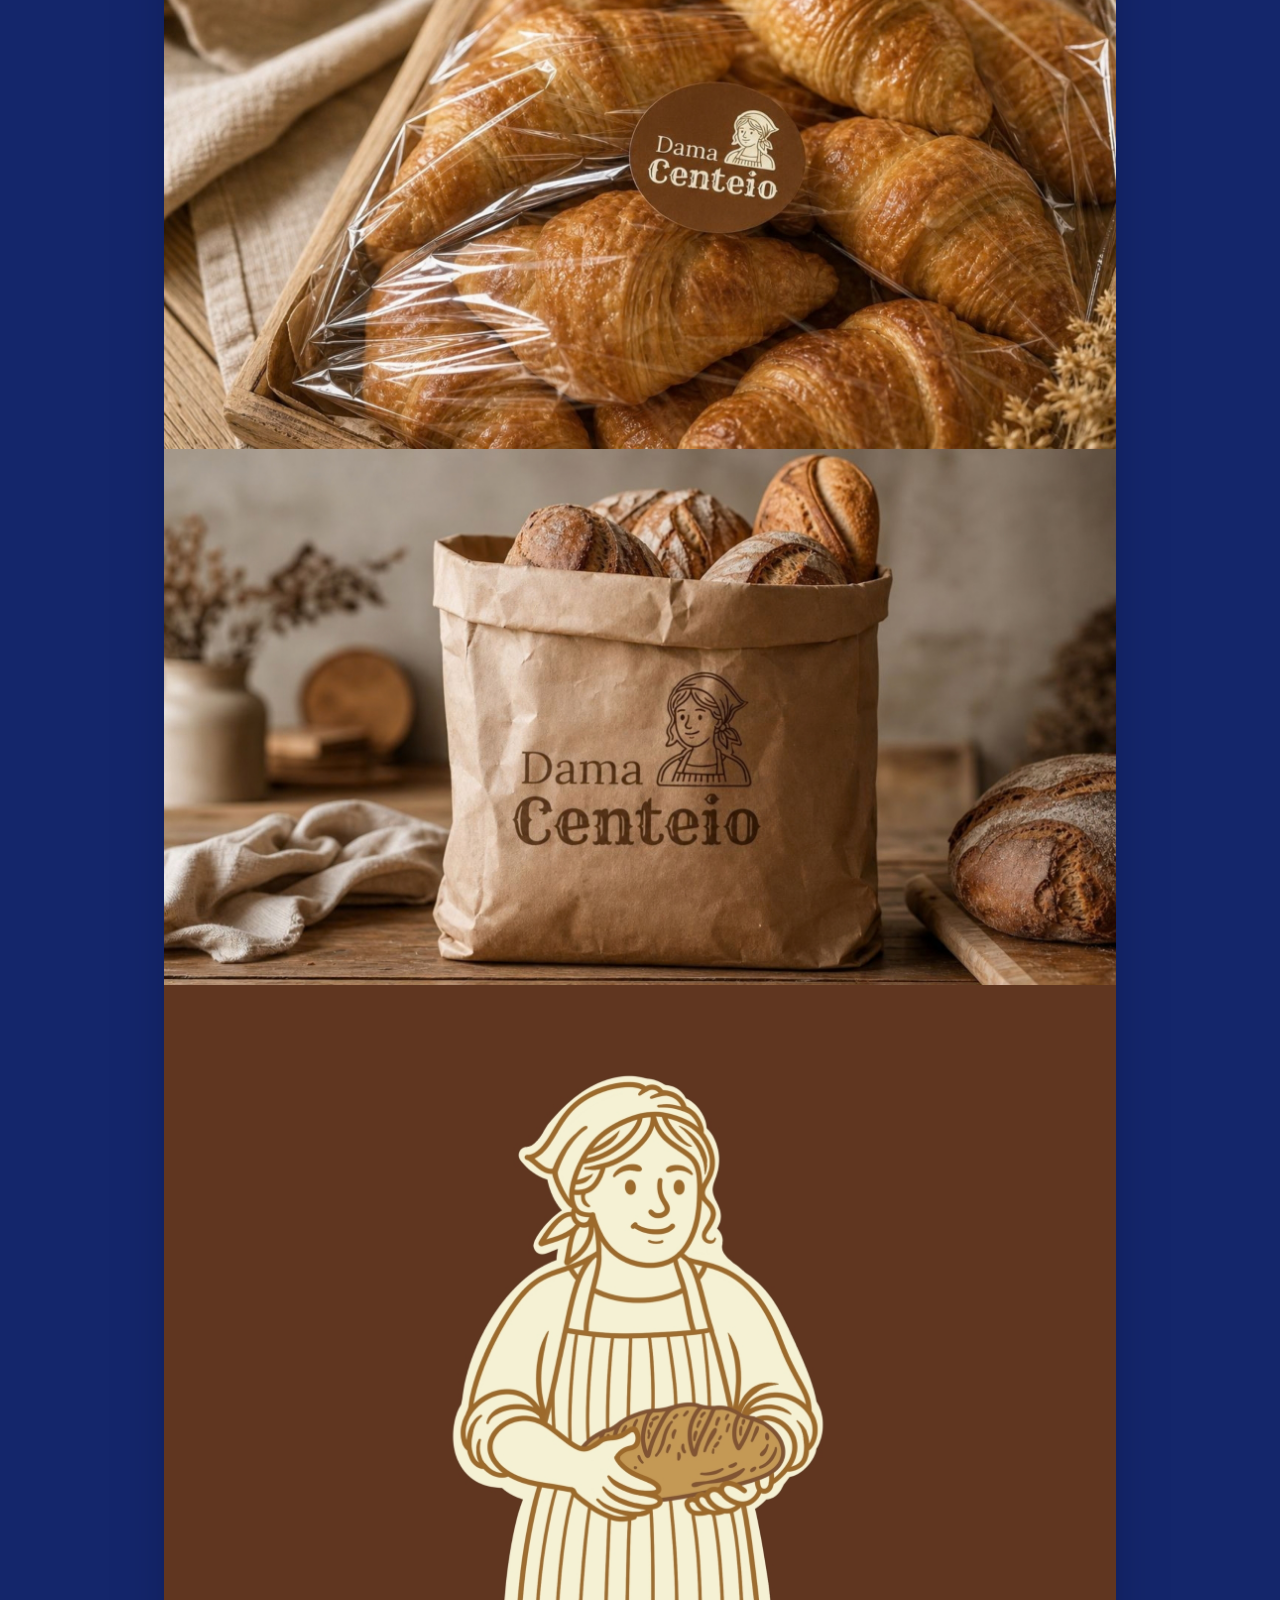
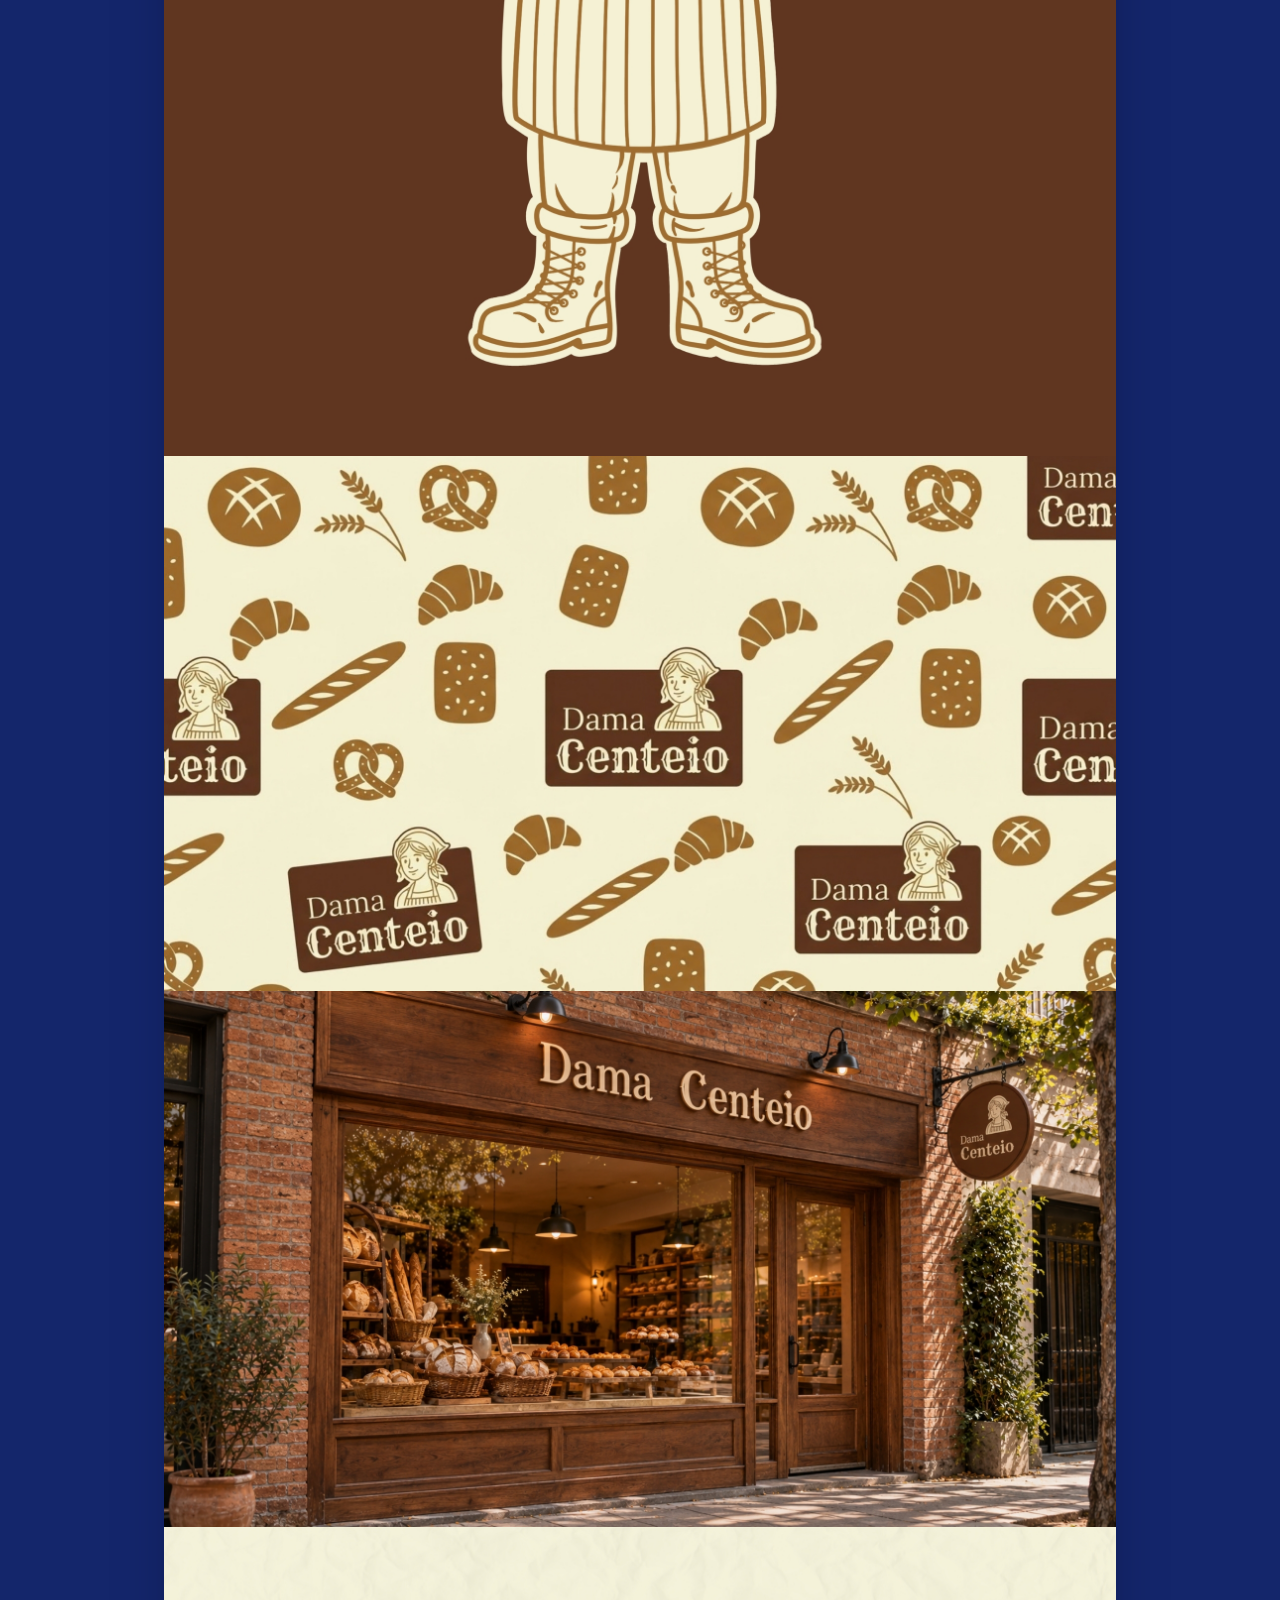
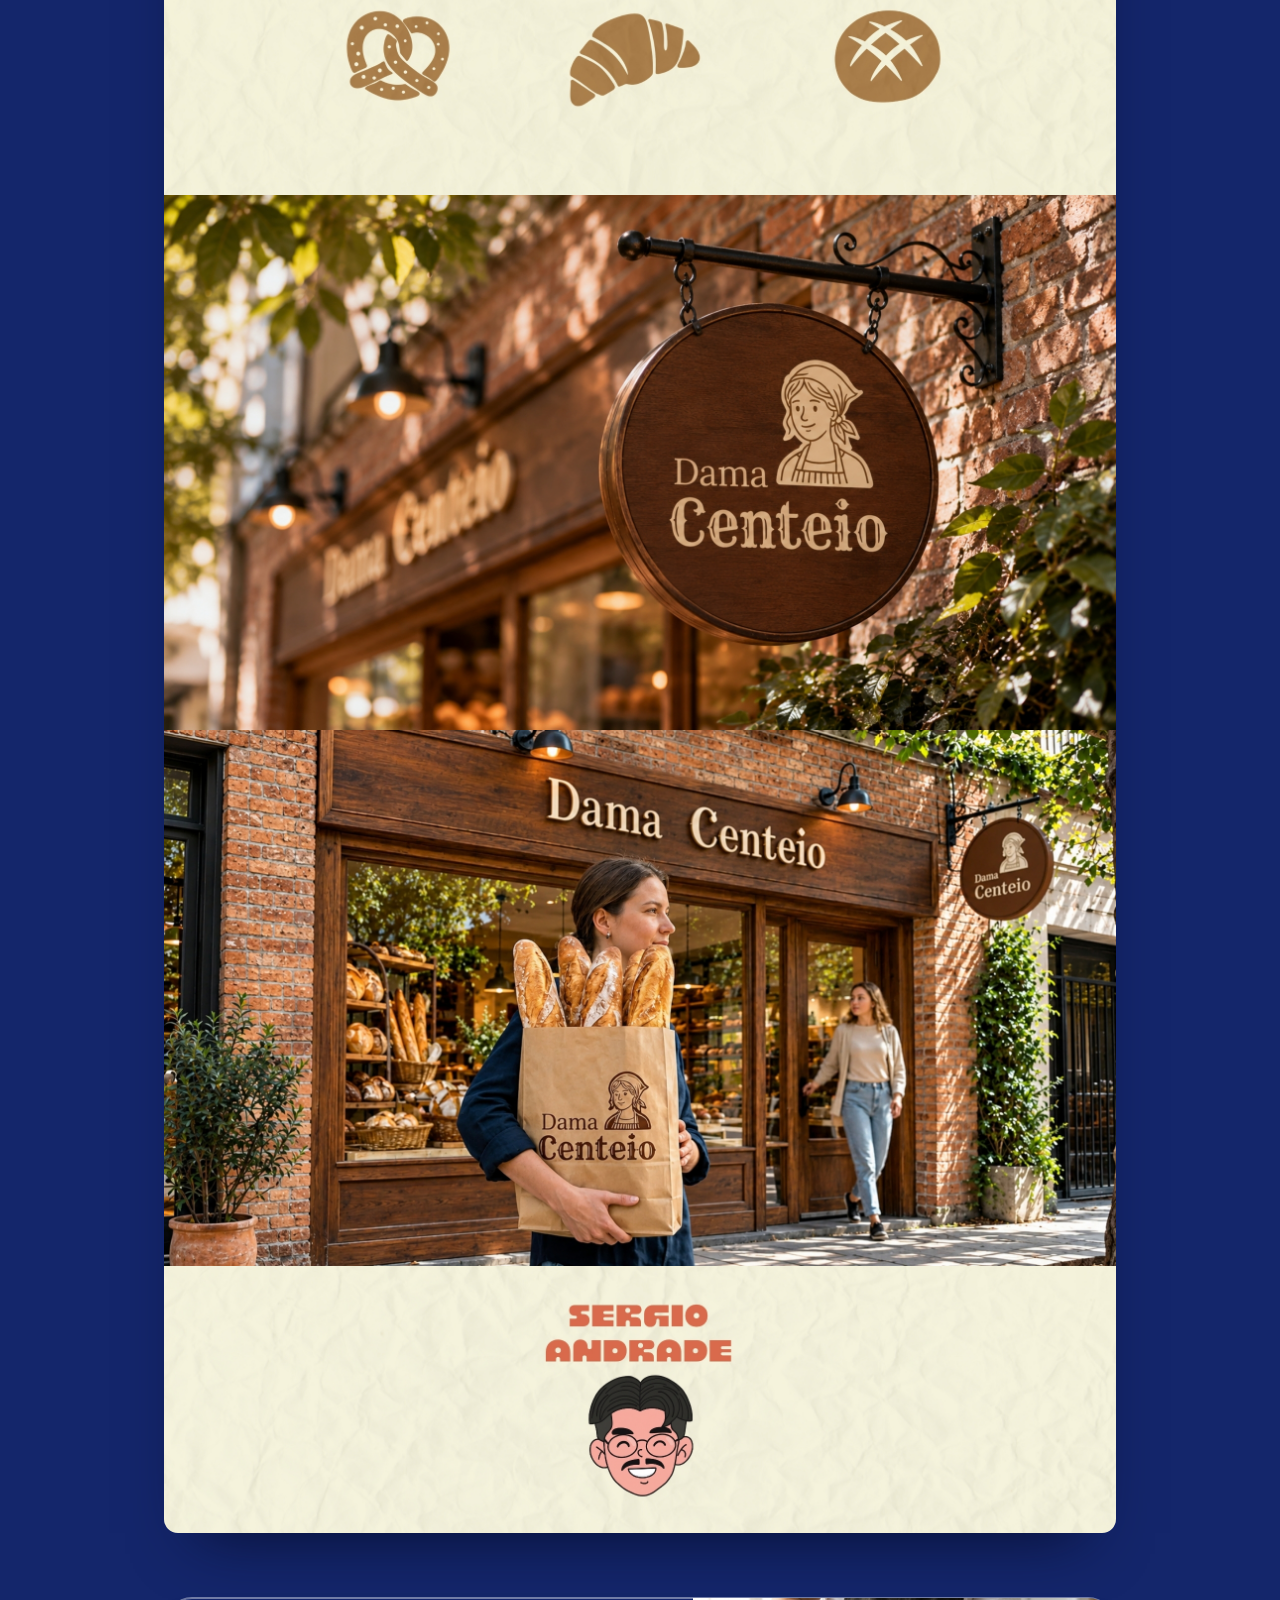
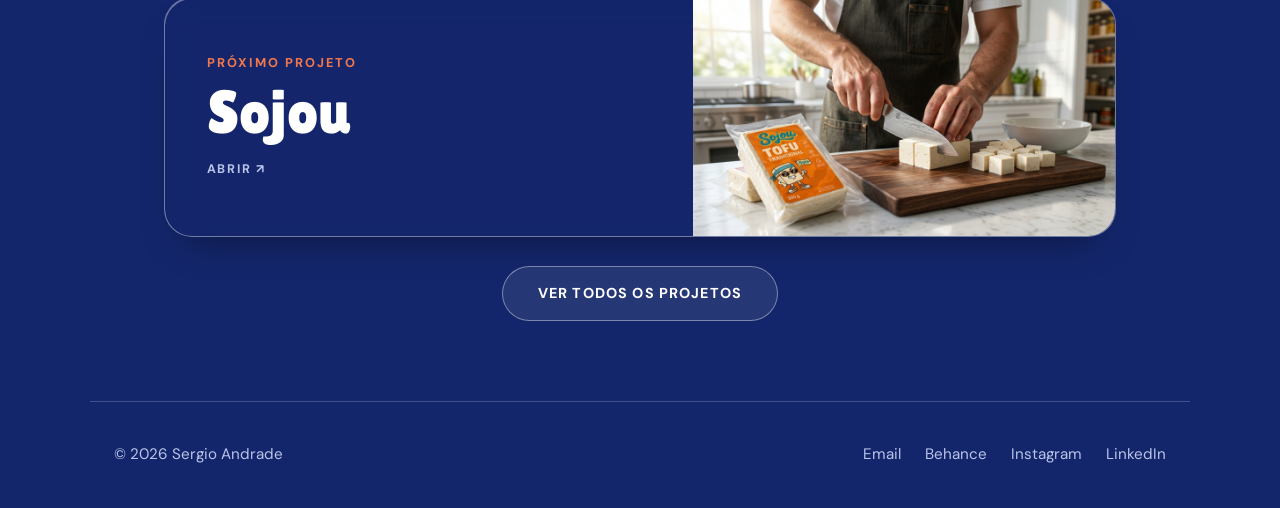
<file: projeto2.dama.html>
<!DOCTYPE html>
<html lang="pt">
<head>
  <meta charset="UTF-8">
  <meta name="viewport" content="width=device-width, initial-scale=1.0">
  <!-- 1) TÍTULO DA ABA DO NAVEGADOR -->
  <title>Dama Centeio | Sergio Andrade</title>
  <link rel="icon" href="Assets/imgs/minha.logo.png">

  <link href="https://fonts.googleapis.com/css2?family=Anton&family=Lilita+One&family=DM+Sans:wght@400;500;700&display=swap" rel="stylesheet">
  <link rel="stylesheet" href="Assets/css/styles.css">
</head>
<body class="sem-circulos pagina-projeto">

  <div class="cursor" id="cursor">
    <div class="cursor-bola"><span class="cursor-texto">Ver</span></div>
  </div>

  <!-- Barra fina no topo que mostra quanto já leste da página -->
  <div class="progresso-leitura" id="progressoLeitura" aria-hidden="true"></div>

  <!-- MENU -->
  <header class="menu vidro">
    <a href="index.html#home"><img class="logo" src="Assets/imgs/minha.logo.png" alt="Sergio Andrade"></a>

    <button class="botao-menu" id="botao-menu" aria-label="Abrir menu">☰</button>

    <nav id="links">
      <a href="index.html">Home</a>
      <a href="index.html#sobre">Sobre</a>
      <a href="index.html#conversa">Criar</a>
      <a href="projetos.html" class="ativo">Projetos</a>
    </nav>
  </header>

  <main>

    <!-- TOPO: título e ficha técnica -->
    <section class="projeto-hero">
      <a class="voltar" href="projetos.html">← Todos os projetos</a>

      <!-- 2) CATEGORIA e 3) NOME DO PROJETO -->
      <p class="rotulo">Branding</p>
      <h1>Dama Centeio</h1>

      <!-- 4) FICHA TÉCNICA: podes apagar ou acrescentar blocos <div><dt>…</dt><dd>…</dd></div> -->
      <dl class="ficha vidro">
        <div><dt>Categoria</dt><dd>Branding</dd></div>
        <div><dt>Ferramentas</dt><dd>Adobe Photoshop, Adobe Illustrator, Figma</dd></div>
      </dl>
    </section>

    <!-- 5) DESCRIÇÃO -->
    <section class="bloco texto-projeto">
      <p class="descrip">Descrição:</p>
      <p>O projeto de identidade visual Dama Centeio busca traduzir o cuidado e a delicadeza da panificação artesanal por meio de uma estética elegante, acolhedora e atemporal. A marca ganha vida através de uma tipografia marcante, uma paleta de tons terrosos e uma ilustração feminina que representa o lado humano e cuidadoso por trás de cada produto. O resultado é uma identidade que busca tornar cada detalhe da experiência mais especial, autêntico e memorável.</p>
    </section>

    <!-- 6) IMAGENS: cada <img> é uma imagem do projeto, uma debaixo da outra.
         Para adicionar mais, copia uma linha <img> e muda o nome do ficheiro e o alt.
         A galeria em tela cheia (botão e clique na imagem) usa estas mesmas imagens: não precisas repeti-las. -->
    <section class="projeto-galeria">
      <div class="galeria-barra">
        <span class="explora-seta" aria-hidden="true"><svg viewBox="0 0 24 24" width="22" height="22" fill="none" stroke="currentColor" stroke-width="2.4" stroke-linecap="round" stroke-linejoin="round"><path d="M5 9l7 7 7-7"/></svg></span>
        <button type="button" class="botao botao-vidro" id="abrirGaleria">Ver em tela cheia ⤢</button>
      </div>

      <div class="projeto-imagens" id="projetoImagens">
        <img src="Assets/imgs/dama1.jpg" alt="Dama Centeio — imagem 1">
        <img src="Assets/imgs/dama2.jpg" alt="Dama Centeio — imagem 1">
        <img src="Assets/imgs/dama3.gif" alt="Dama Centeio — imagem 1">
        <img src="Assets/imgs/dama4.jpg" alt="Dama Centeio — imagem 1">
        <img src="Assets/imgs/dama5.gif" alt="Dama Centeio — imagem 1">
        <img src="Assets/imgs/dama6.jpg" alt="Dama Centeio — imagem 1">
        <img src="Assets/imgs/dama7.jpg" alt="Dama Centeio — imagem 1">
        <img src="Assets/imgs/dama8.jpg" alt="Dama Centeio — imagem 1">
        <img src="Assets/imgs/dama9.jpg" alt="Dama Centeio — imagem 1">
        <img src="Assets/imgs/dama10.jpg" alt="Dama Centeio — imagem 1">
        <img src="Assets/imgs/dama11.jpg" alt="Dama Centeio — imagem 1">
        <img src="Assets/imgs/dama12.jpg" alt="Dama Centeio — imagem 1">
        <img src="Assets/imgs/dama13.jpg" alt="Dama Centeio — imagem 1">
        <img src="Assets/imgs/dama14.jpg" alt="Dama Centeio — imagem 1">

      </div>
    </section>

    <!-- PRÓXIMO PROJETO: preenchido sozinho pelo JavaScript.
         A lista de projetos está no topo do bloco "PÁGINA DE PROJETO" do script.js. -->
    <section class="proximo" id="proximoProjeto" aria-label="Próximo projeto"></section>

  </main>

  <!-- RODAPÉ -->
  <footer>
    <p>© <span id="ano"></span> Sergio Andrade</p>
    <nav class="redes">
      <a href="mailto:sergiodandrade2013@gmail.com">Email</a>
      <a href="https://www.behance.net/sergioasf" target="_blank" rel="noopener">Behance</a>
      <a href="https://www.instagram.com/bysergio.a/?utm_source=ig_web_button_share_sheet" target="_blank" rel="noopener">Instagram</a>
      <a href="https://www.linkedin.com/in/sergioasf/" target="_blank" rel="noopener">LinkedIn</a>
    </nav>
  </footer>

  <script src="Assets/JS/script.js"></script>
</body>
</html>
</file>
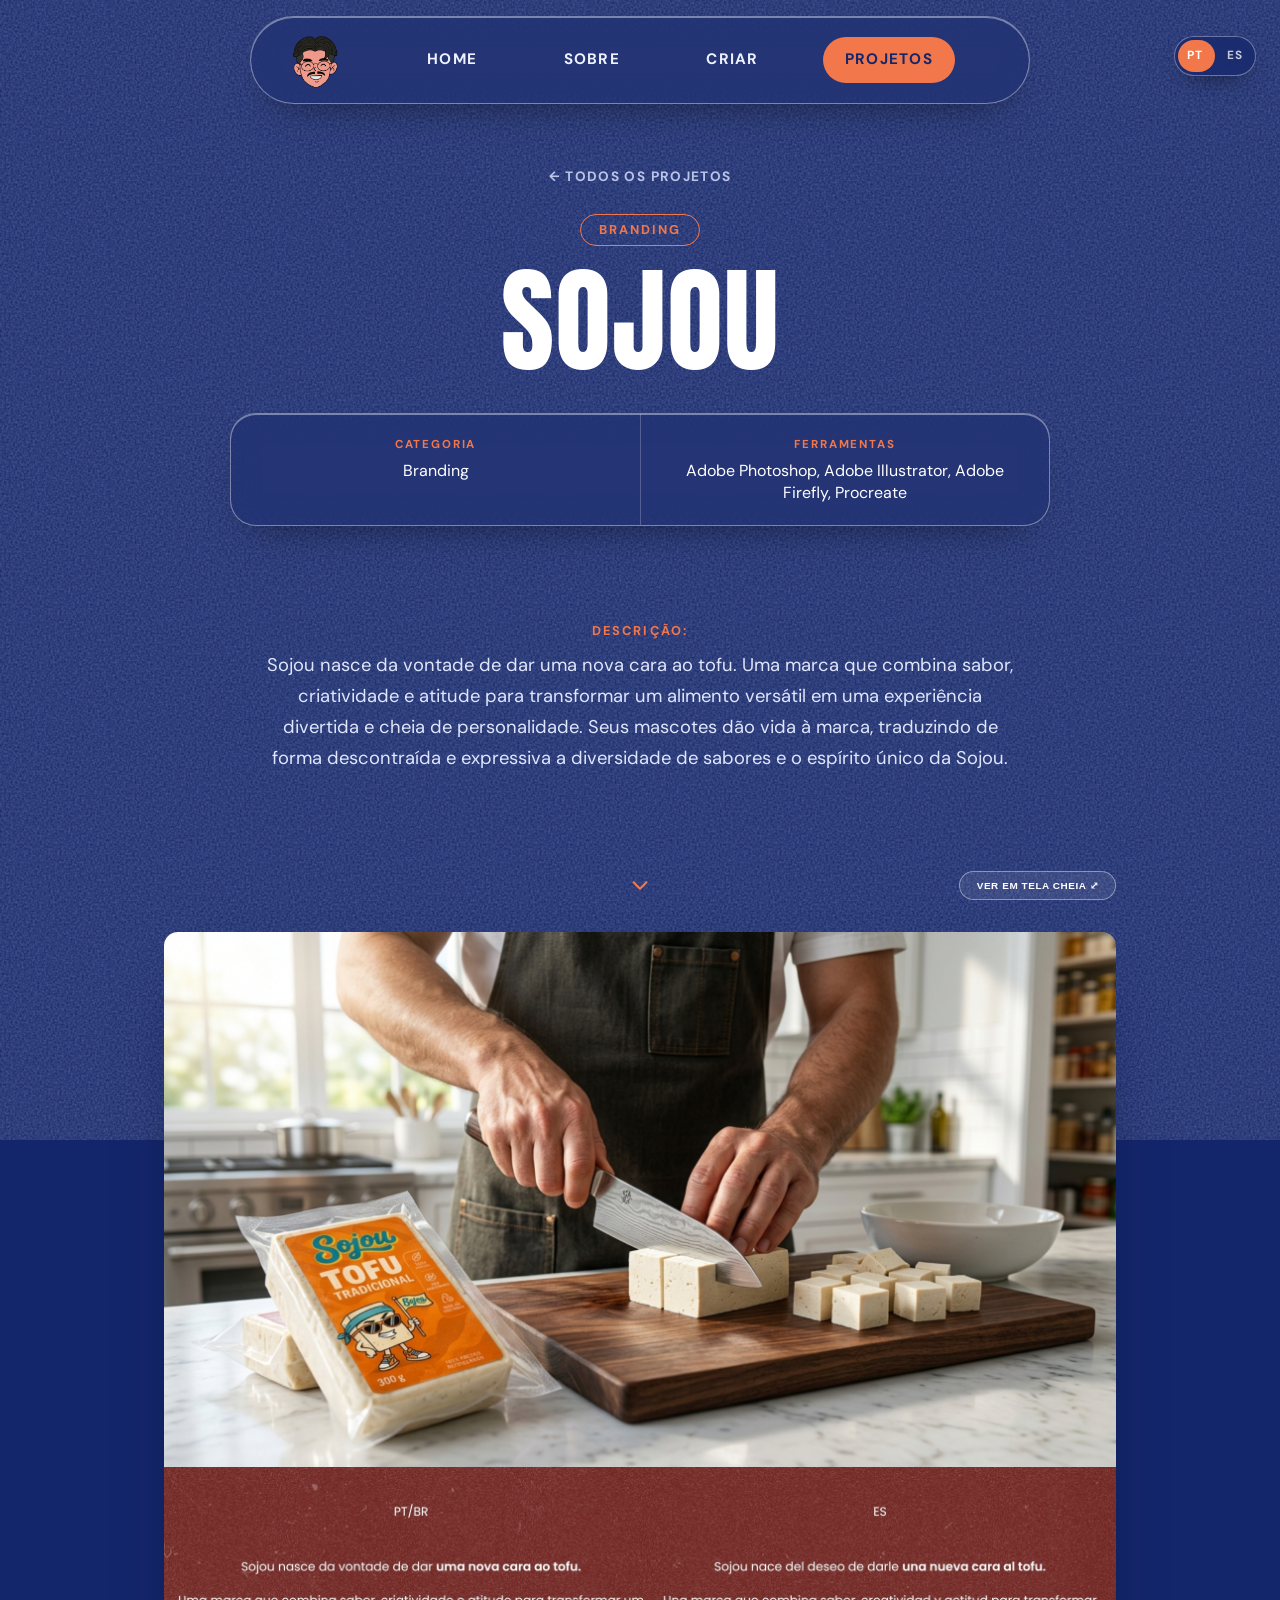
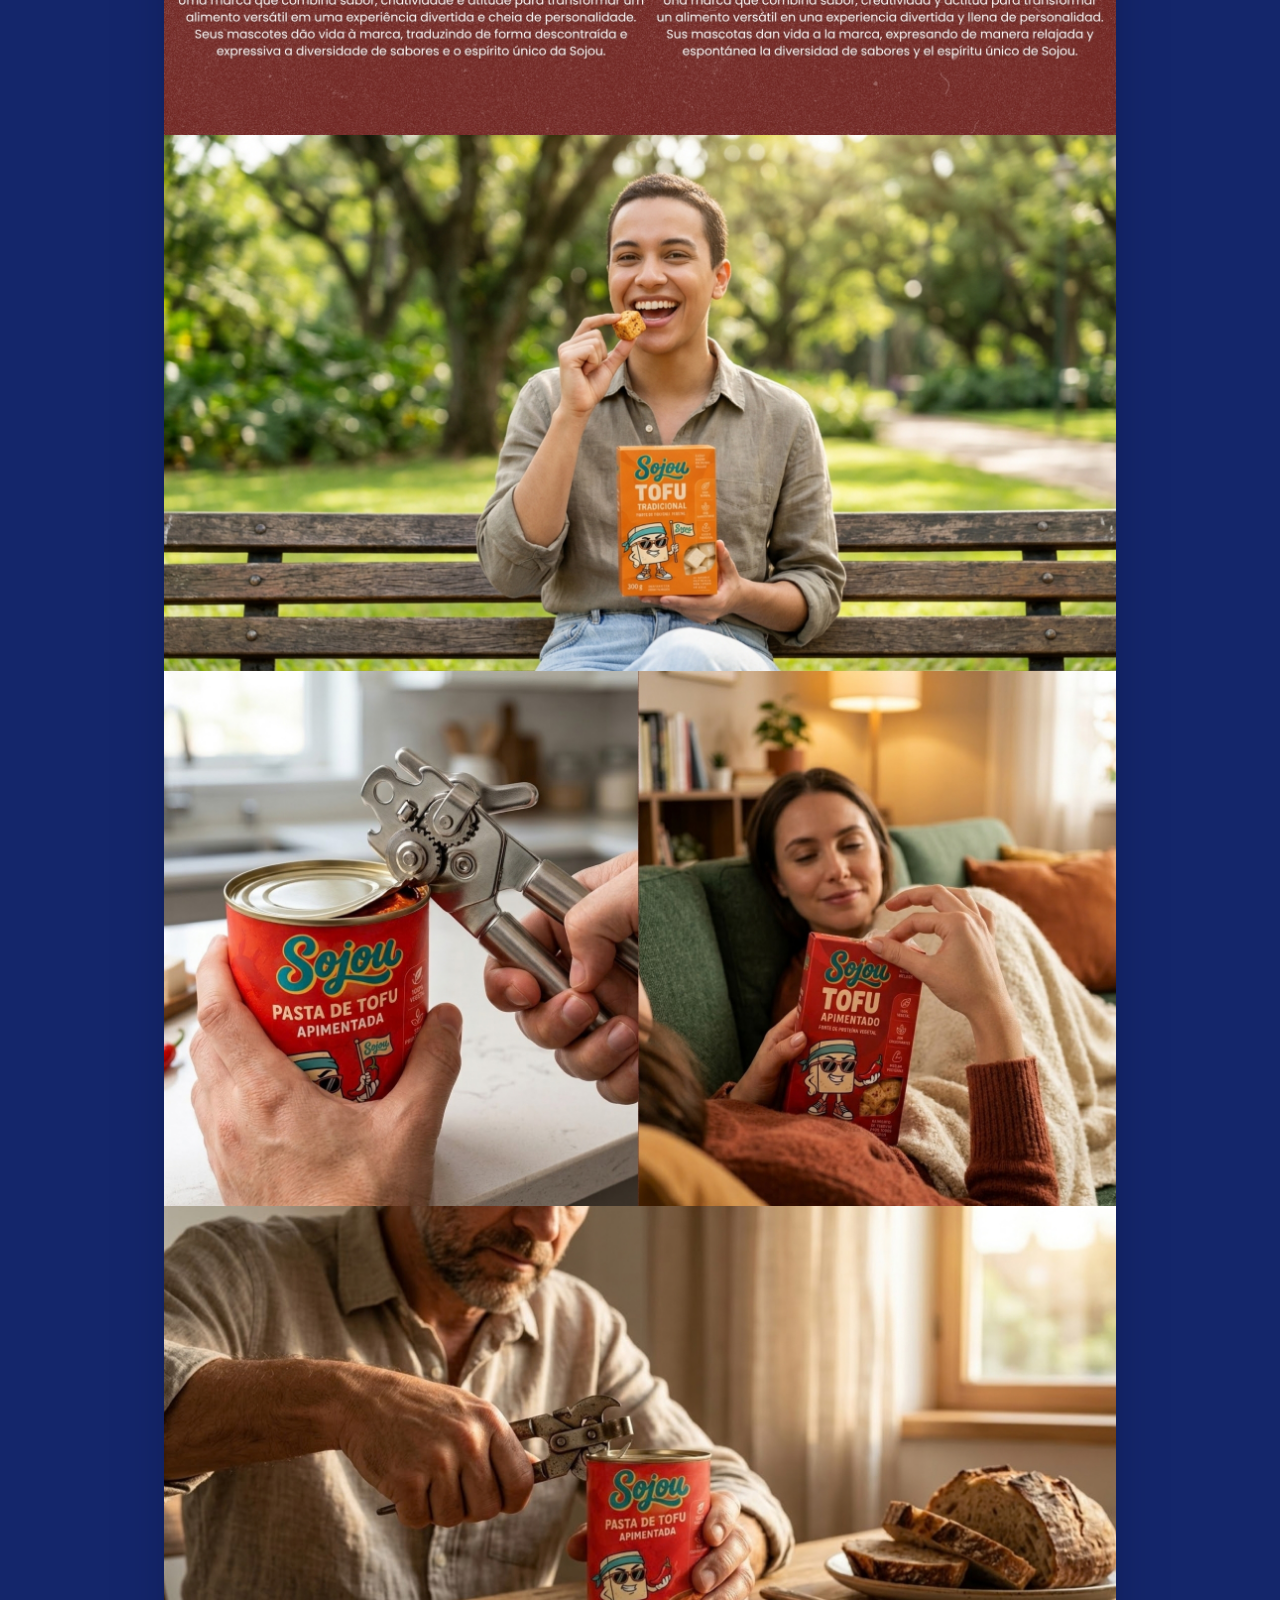
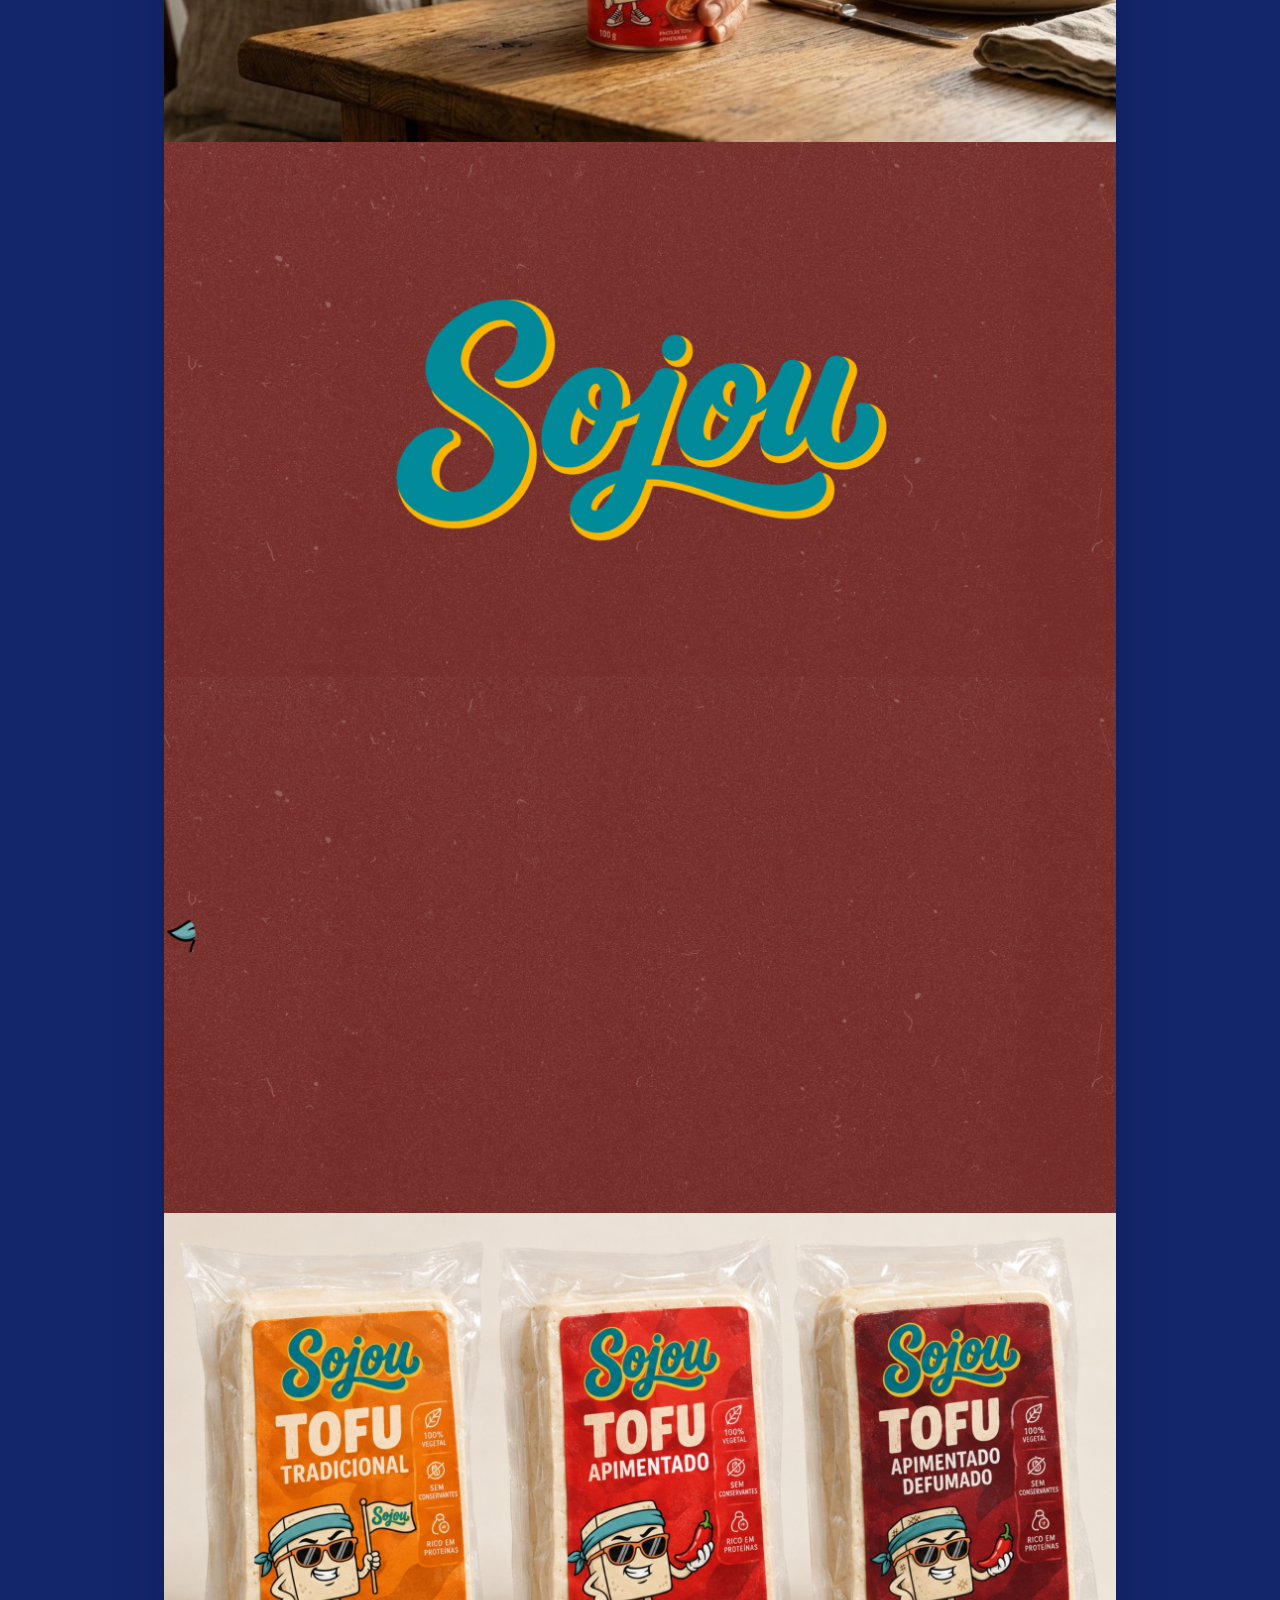
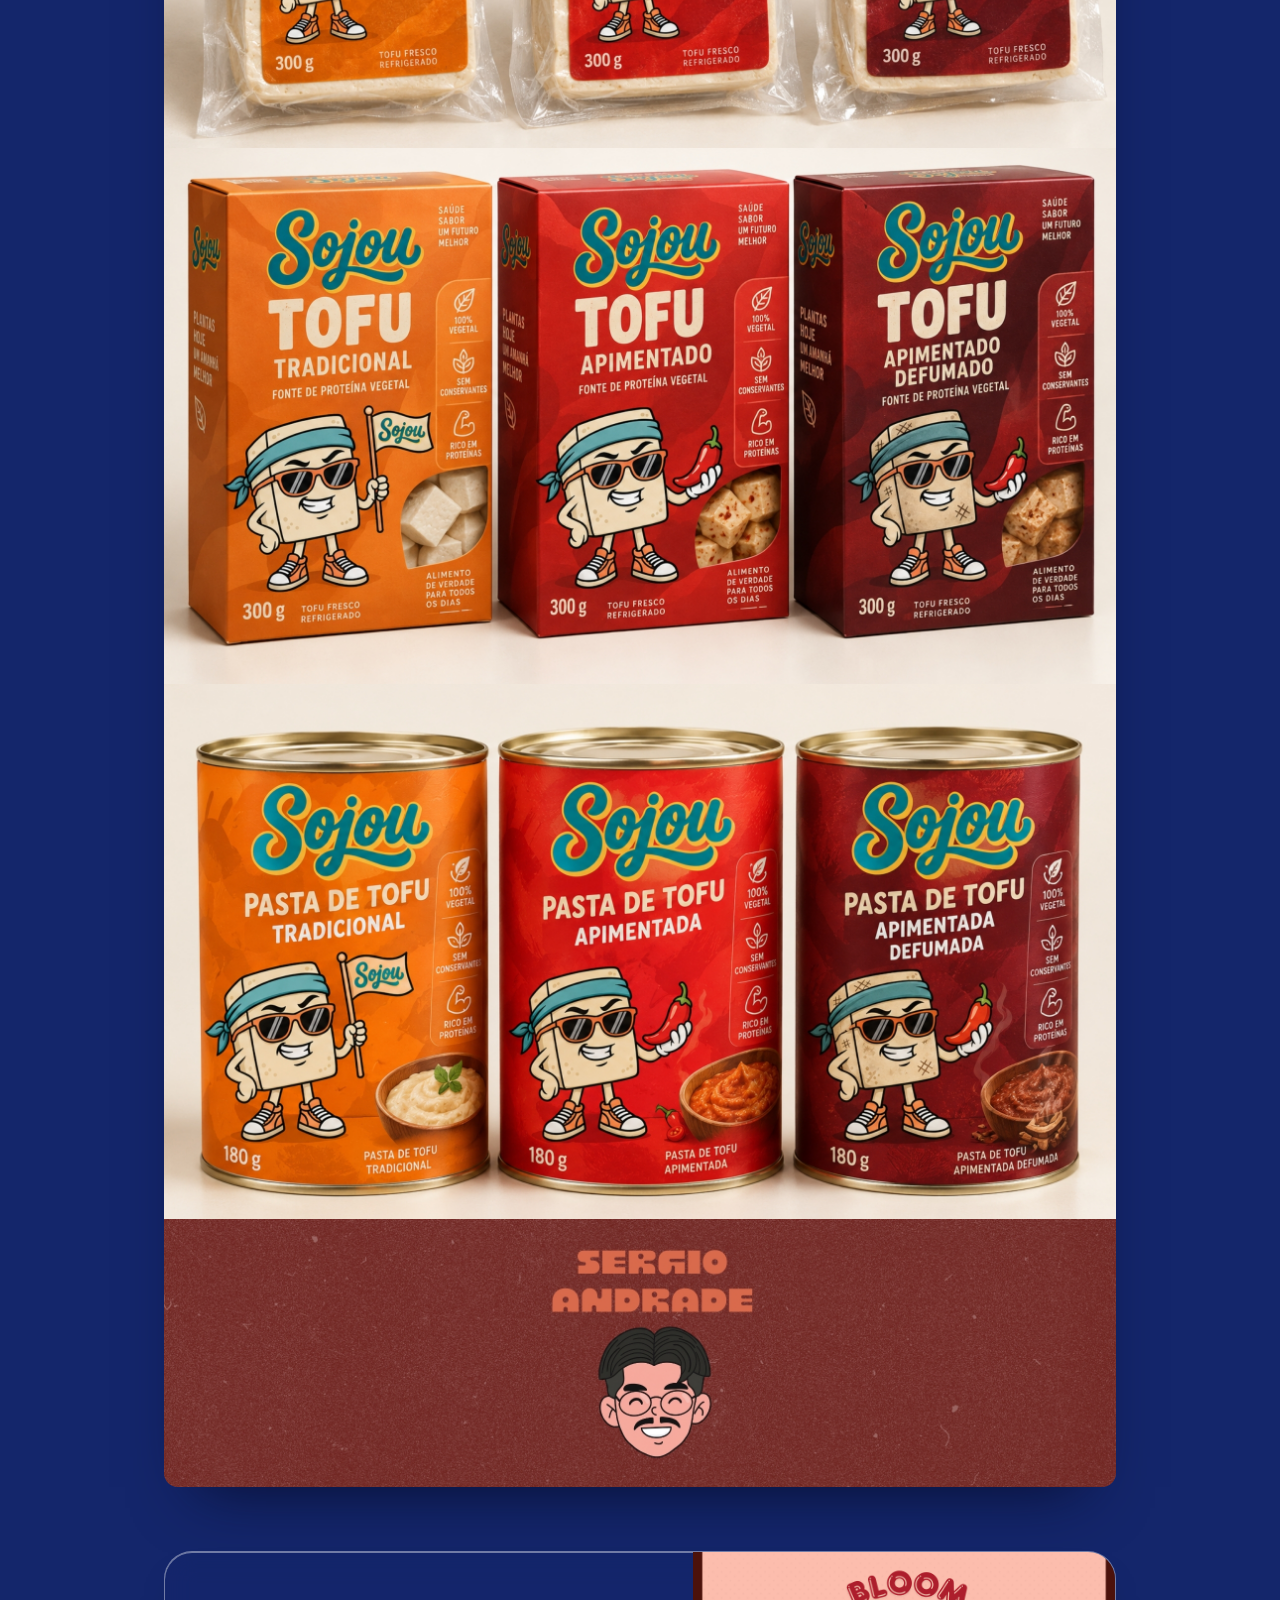
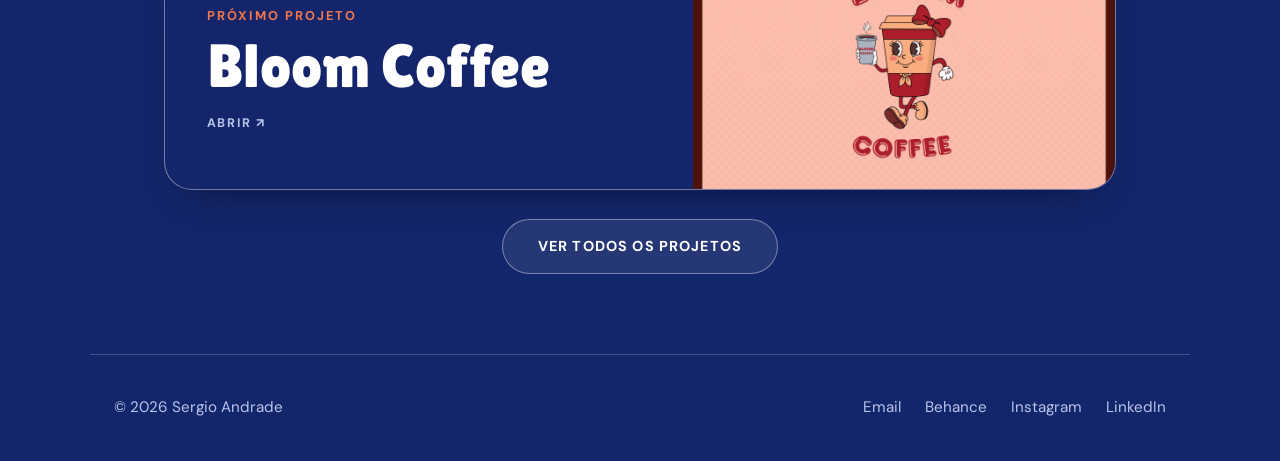
<file: projeto3.sojou.html>
<!DOCTYPE html>
<html lang="pt">
<head>
  <meta charset="UTF-8">
  <meta name="viewport" content="width=device-width, initial-scale=1.0">
  <!-- 1) TÍTULO DA ABA DO NAVEGADOR -->
  <title>Sojou | Sergio Andrade</title>
  <link rel="icon" href="Assets/imgs/minha.logo.png">

  <link href="https://fonts.googleapis.com/css2?family=Anton&family=Lilita+One&family=DM+Sans:wght@400;500;700&display=swap" rel="stylesheet">
  <link rel="stylesheet" href="Assets/css/styles.css">
</head>
<body class="sem-circulos pagina-projeto">

  <div class="cursor" id="cursor">
    <div class="cursor-bola"><span class="cursor-texto">Ver</span></div>
  </div>

  <!-- Barra fina no topo que mostra quanto já leste da página -->
  <div class="progresso-leitura" id="progressoLeitura" aria-hidden="true"></div>

  <!-- MENU -->
  <header class="menu vidro">
    <a href="index.html#home"><img class="logo" src="Assets/imgs/minha.logo.png" alt="Sergio Andrade"></a>

    <button class="botao-menu" id="botao-menu" aria-label="Abrir menu">☰</button>

    <nav id="links">
      <a href="index.html">Home</a>
      <a href="index.html#sobre">Sobre</a>
      <a href="index.html#conversa">Criar</a>
      <a href="projetos.html" class="ativo">Projetos</a>
    </nav>
  </header>

  <main>

    <!-- TOPO: título e ficha técnica -->
    <section class="projeto-hero">
      <a class="voltar" href="projetos.html">← Todos os projetos</a>

      <!-- 2) CATEGORIA e 3) NOME DO PROJETO -->
      <p class="rotulo">Branding</p>
      <h1>Sojou</h1>

      <!-- 4) FICHA TÉCNICA: podes apagar ou acrescentar blocos <div><dt>…</dt><dd>…</dd></div> -->
      <dl class="ficha vidro">
        <div><dt>Categoria</dt><dd>Branding</dd></div>
        <div><dt>Ferramentas</dt><dd>Adobe Photoshop, Adobe Illustrator, Adobe Firefly, Procreate</dd></div>
      </dl>
    </section>

    <!-- 5) DESCRIÇÃO -->
    <section class="bloco texto-projeto">
      <p class="descrip">Descrição:</p>
      <p>Sojou nasce da vontade de dar uma nova cara ao tofu. Uma marca que combina sabor, criatividade e atitude para transformar um alimento versátil em uma experiência divertida e cheia de personalidade. Seus mascotes dão vida à marca, traduzindo de forma descontraída e expressiva a diversidade de sabores e o espírito único da Sojou.</p>
    </section>

    <!-- 6) IMAGENS: cada <img> é uma imagem do projeto, uma debaixo da outra.
         Para adicionar mais, copia uma linha <img> e muda o nome do ficheiro e o alt.
         A galeria em tela cheia (botão e clique na imagem) usa estas mesmas imagens: não precisas repeti-las. -->
    <section class="projeto-galeria">
      <div class="galeria-barra">
        <span class="explora-seta" aria-hidden="true"><svg viewBox="0 0 24 24" width="22" height="22" fill="none" stroke="currentColor" stroke-width="2.4" stroke-linecap="round" stroke-linejoin="round"><path d="M5 9l7 7 7-7"/></svg></span>
        <button type="button" class="botao botao-vidro" id="abrirGaleria">Ver em tela cheia ⤢</button>
      </div>

      <div class="projeto-imagens" id="projetoImagens">
        <img src="Assets/imgs/sojou1.jpg" alt="Sojou — imagem 1">
        <img src="Assets/imgs/sojou2.jpg" alt="Sojou — imagem 2" loading="lazy">
        <img src="Assets/imgs/sojou3.jpg" alt="Sojou — imagem 3" loading="lazy">
        <img src="Assets/imgs/sojou4.jpg" alt="Sojou — imagem 4" loading="lazy">
        <img src="Assets/imgs/sojou5.jpg" alt="Sojou — imagem 5" loading="lazy">
        <img src="Assets/imgs/sojou6.gif" alt="Sojou — imagem 6" loading="lazy">
        <img src="Assets/imgs/sojou7.gif" alt="Sojou — imagem 7" loading="lazy">
        <img src="Assets/imgs/sojou8.jpg" alt="Sojou — imagem 8" loading="lazy">
        <img src="Assets/imgs/sojou9.jpg" alt="Sojou — imagem 9" loading="lazy">
        <img src="Assets/imgs/sojou10.jpg" alt="Sojou — imagem 10" loading="lazy">
        <img src="Assets/imgs/sojou11.jpg" alt="Sojou — imagem 11" loading="lazy">
      </div>
    </section>

    <!-- PRÓXIMO PROJETO: preenchido sozinho pelo JavaScript.
         A lista de projetos está no topo do bloco "PÁGINA DE PROJETO" do script.js. -->
    <section class="proximo" id="proximoProjeto" aria-label="Próximo projeto"></section>

  </main>

  <!-- RODAPÉ -->
  <footer>
    <p>© <span id="ano"></span> Sergio Andrade</p>
    <nav class="redes">
      <a href="mailto:sergiodandrade2013@gmail.com">Email</a>
      <a href="https://www.behance.net/sergioasf" target="_blank" rel="noopener">Behance</a>
      <a href="https://www.instagram.com/bysergio.a/?utm_source=ig_web_button_share_sheet" target="_blank" rel="noopener">Instagram</a>
      <a href="https://www.linkedin.com/in/sergioasf/" target="_blank" rel="noopener">LinkedIn</a>
    </nav>
  </footer>

  <script src="Assets/JS/script.js"></script>
</body>
</html>
</file>
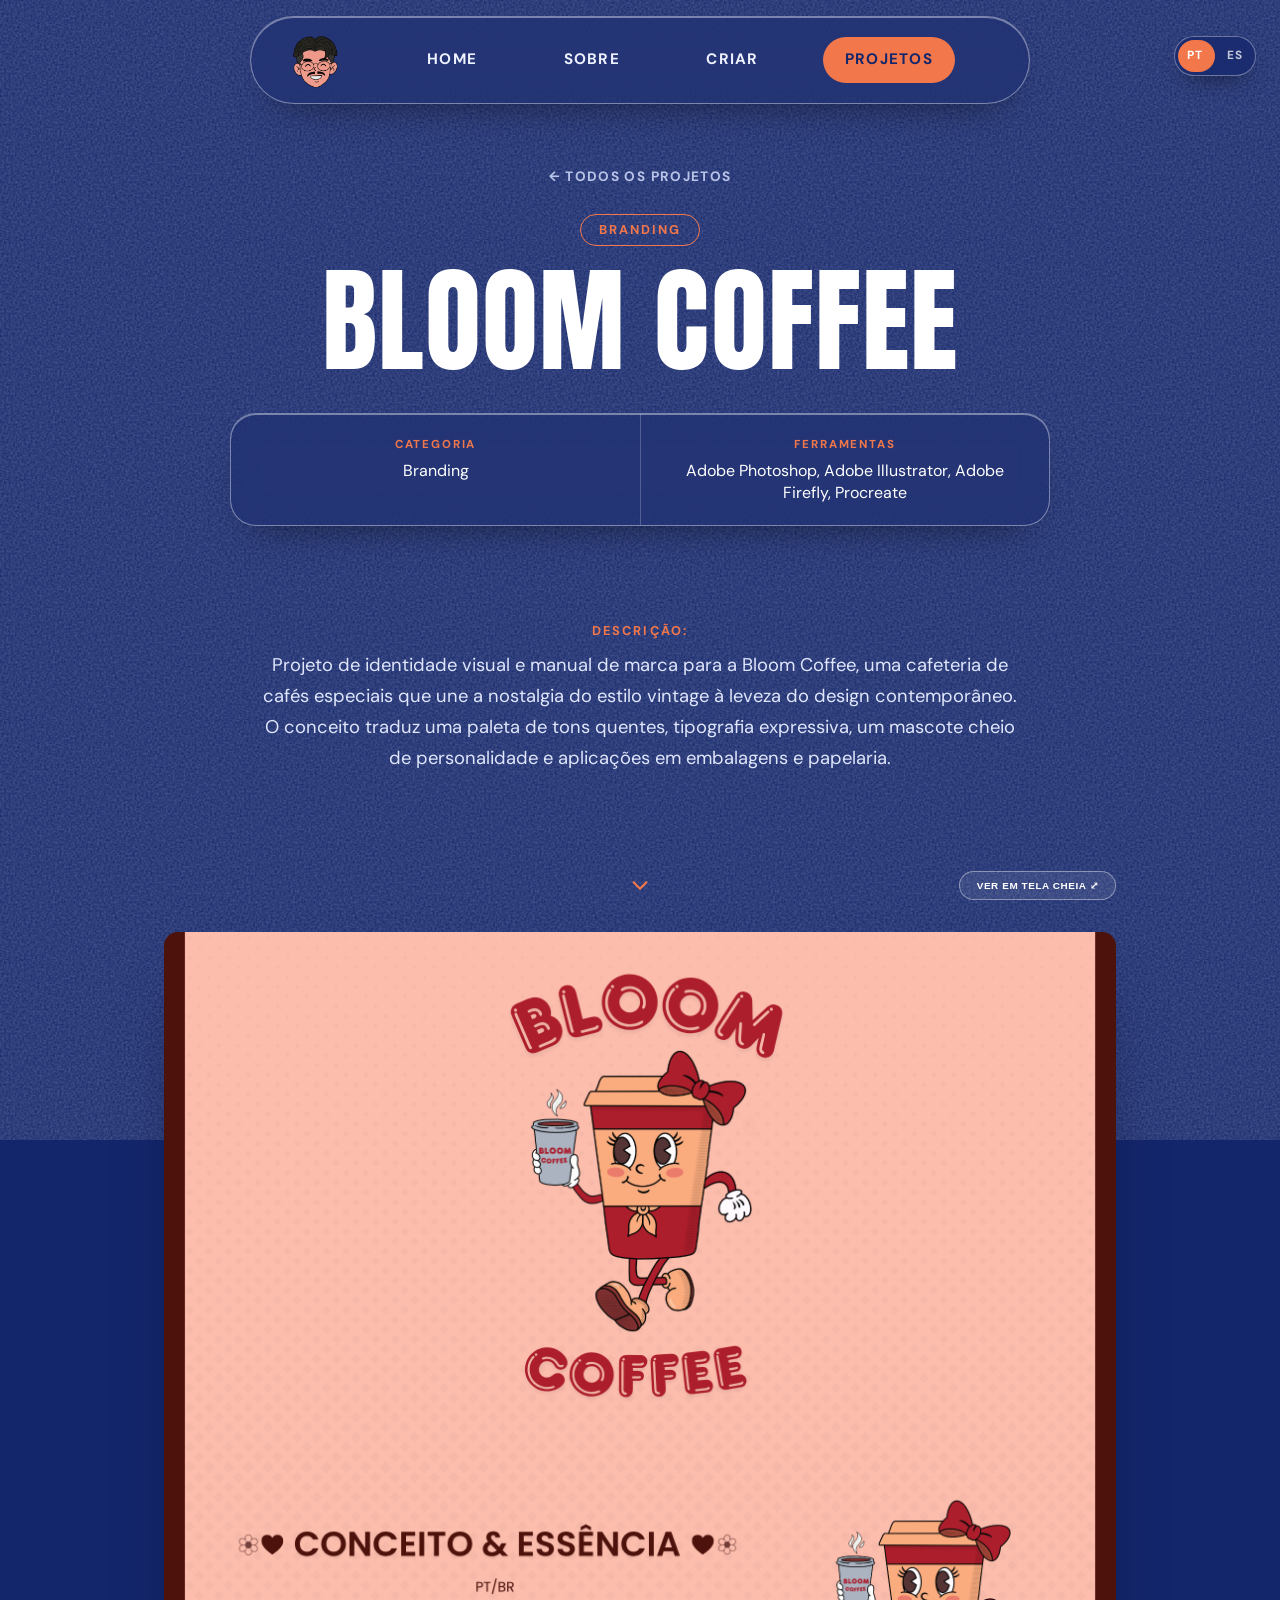
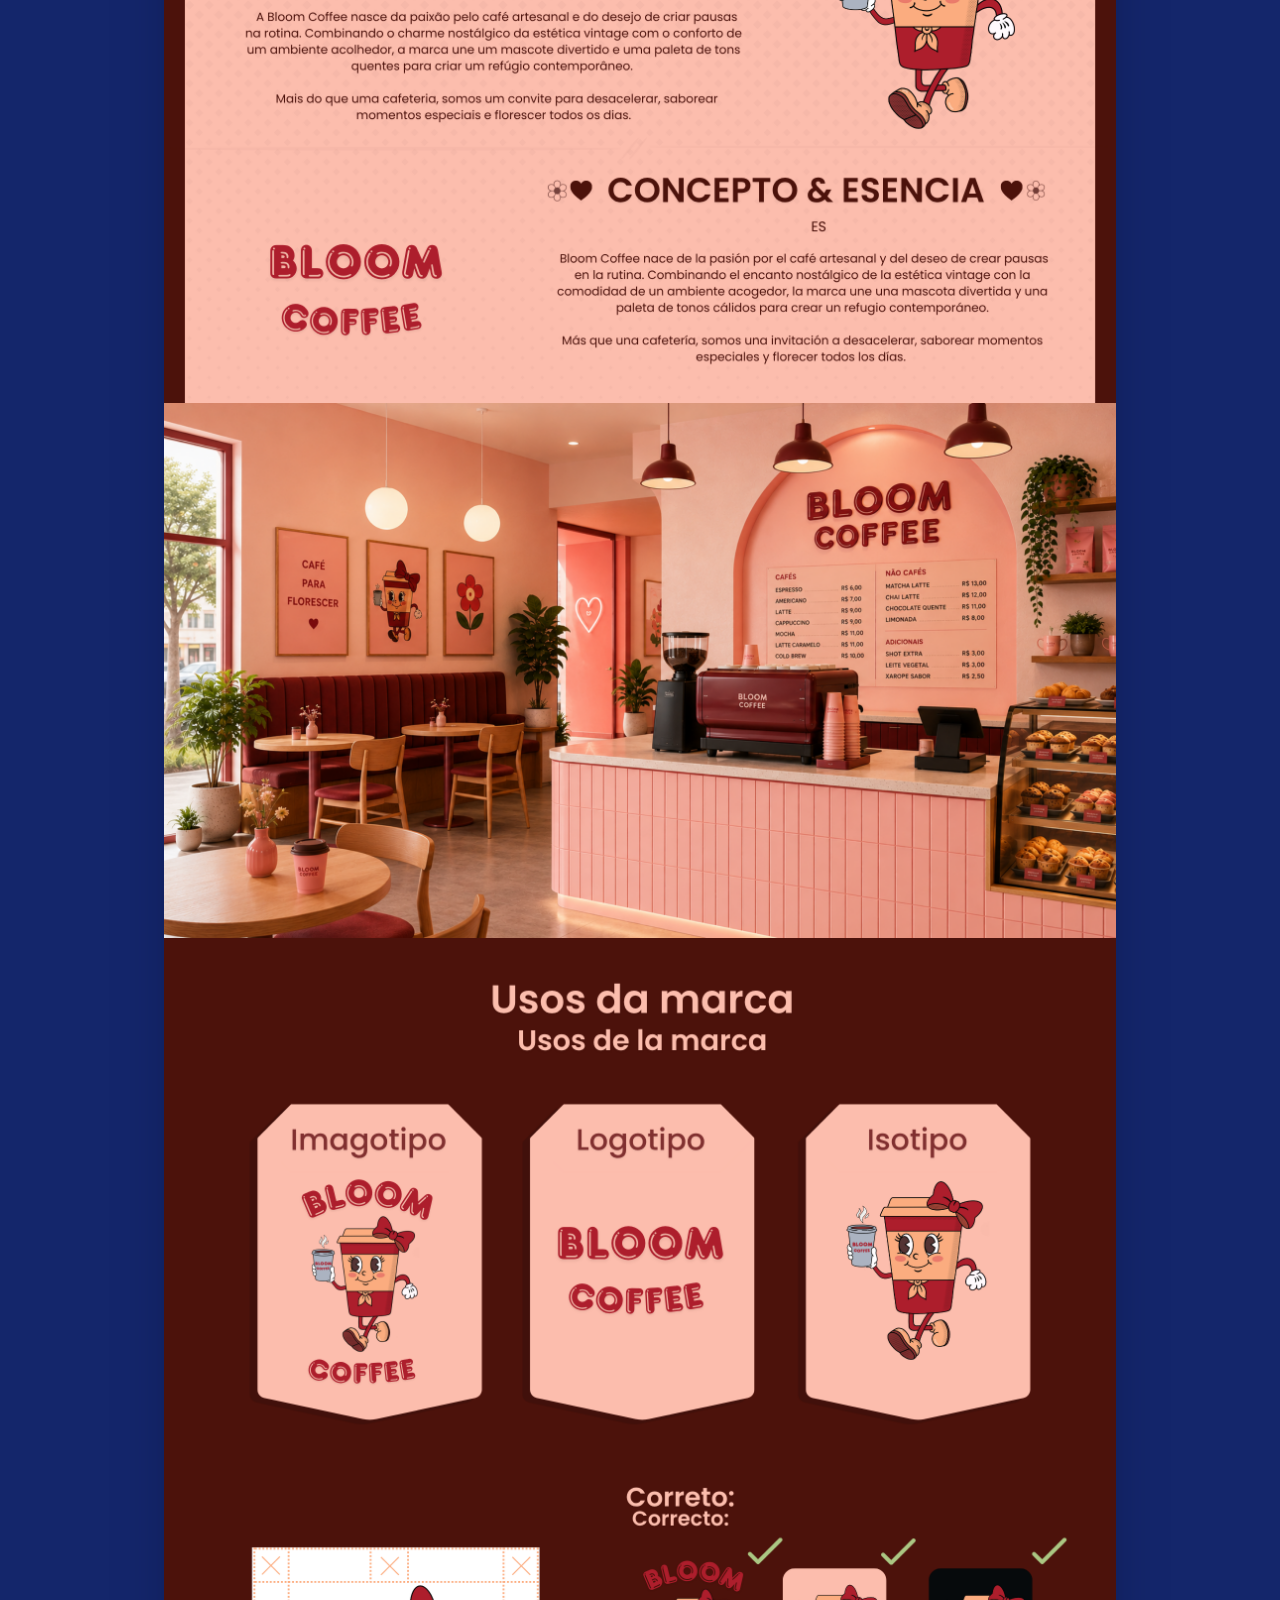
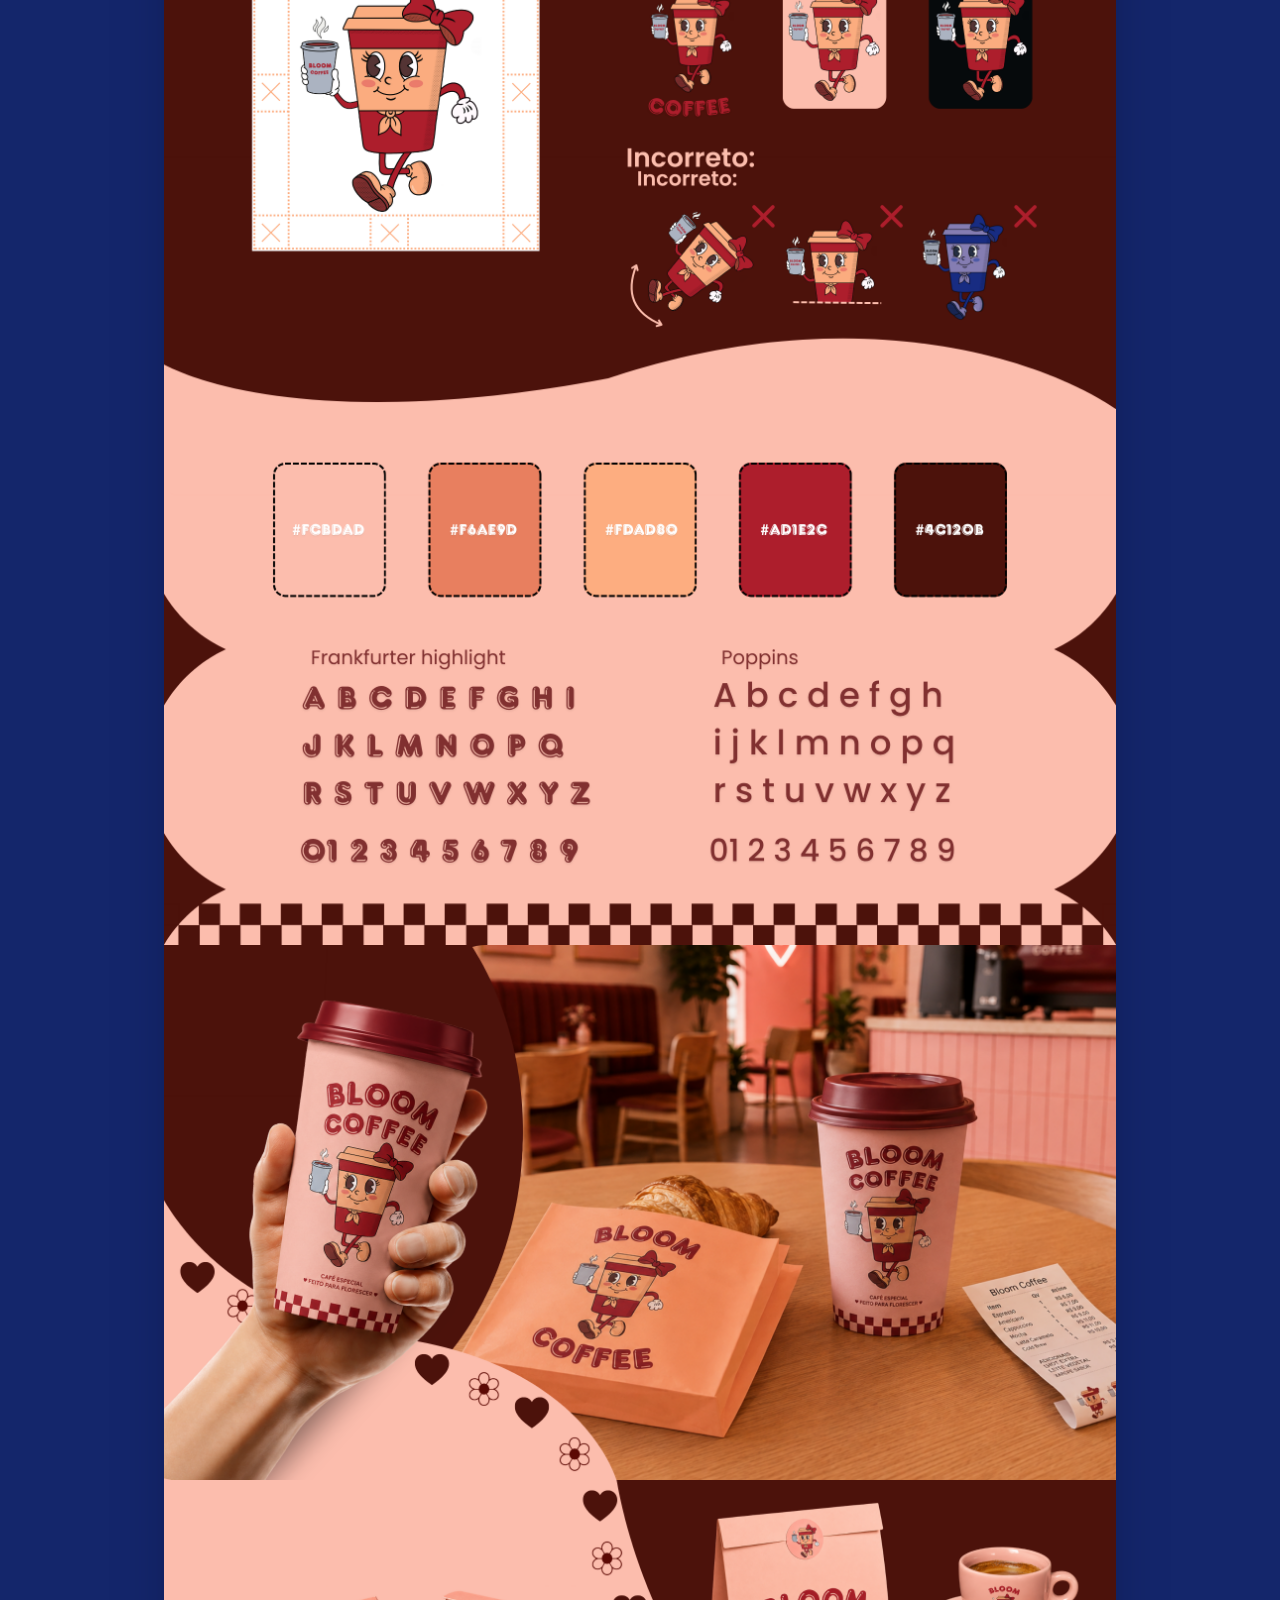
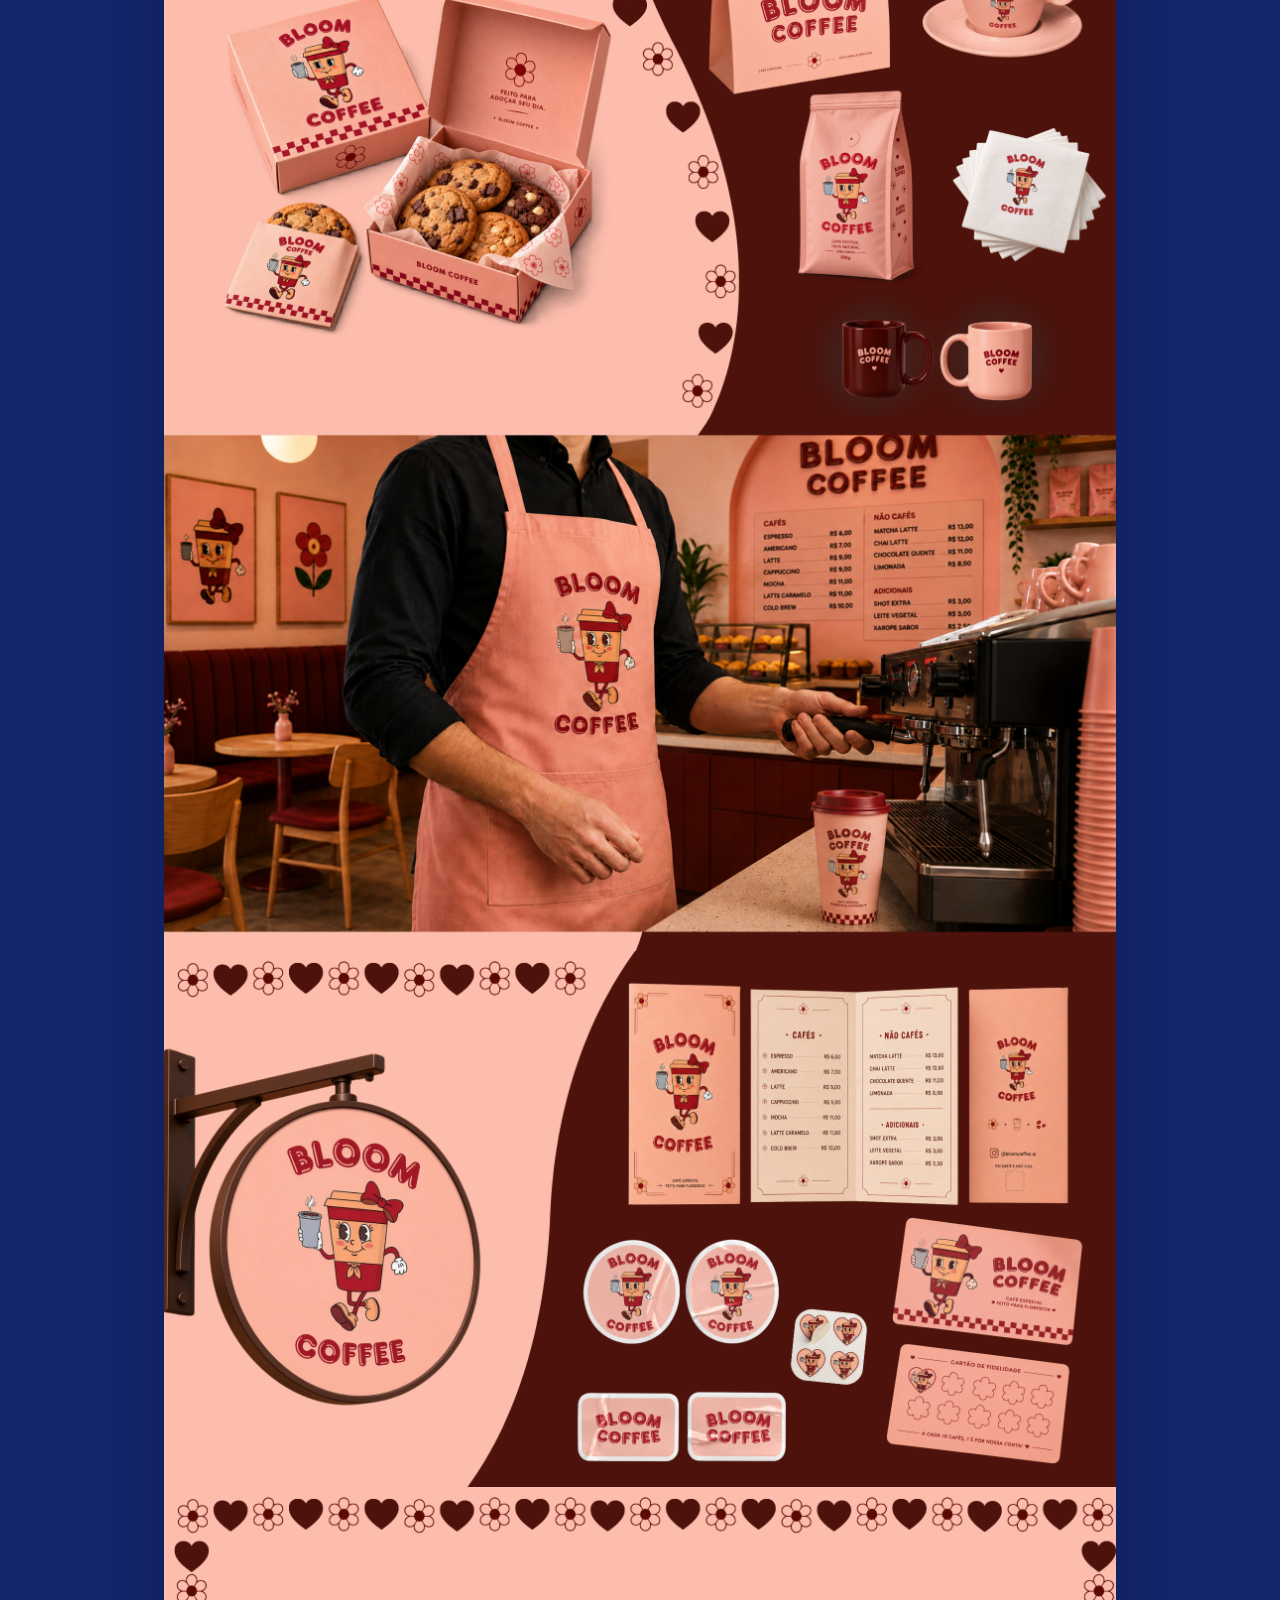
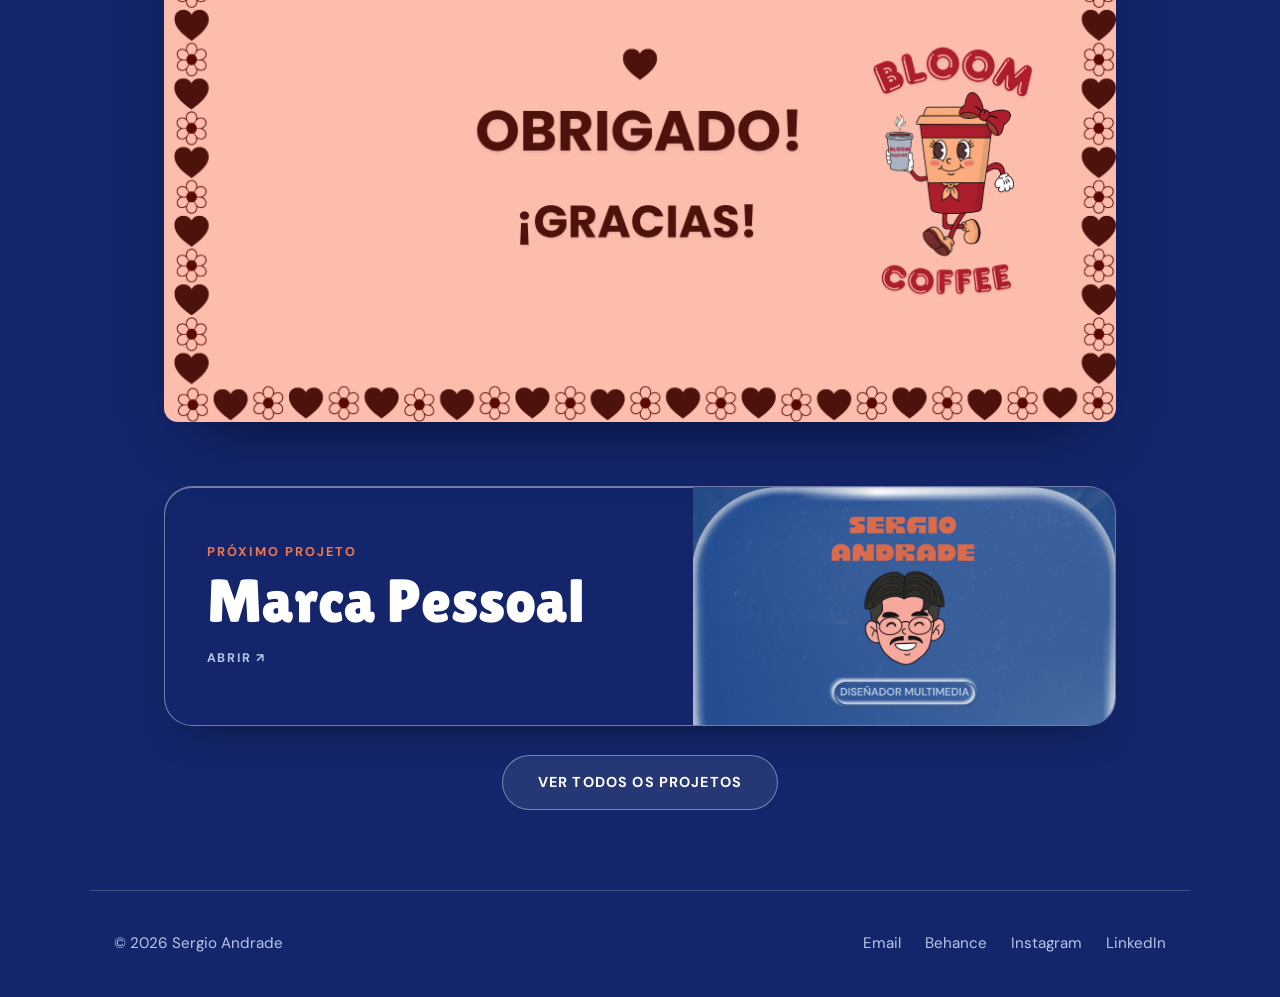
<file: projeto4.bloom.html>
<!DOCTYPE html>
<html lang="pt">
<head>
  <meta charset="UTF-8">
  <meta name="viewport" content="width=device-width, initial-scale=1.0">
  <!-- 1) TÍTULO DA ABA DO NAVEGADOR -->
  <title>Bloom Coffee | Sergio Andrade</title>
  <link rel="icon" href="Assets/imgs/minha.logo.png">

  <link href="https://fonts.googleapis.com/css2?family=Anton&family=Lilita+One&family=DM+Sans:wght@400;500;700&display=swap" rel="stylesheet">
  <link rel="stylesheet" href="Assets/css/styles.css">
</head>
<body class="sem-circulos pagina-projeto">

  <div class="cursor" id="cursor">
    <div class="cursor-bola"><span class="cursor-texto">Ver</span></div>
  </div>

  <!-- Barra fina no topo que mostra quanto já leste da página -->
  <div class="progresso-leitura" id="progressoLeitura" aria-hidden="true"></div>

  <!-- MENU -->
  <header class="menu vidro">
    <a href="index.html#home"><img class="logo" src="Assets/imgs/minha.logo.png" alt="Sergio Andrade"></a>

    <button class="botao-menu" id="botao-menu" aria-label="Abrir menu">☰</button>

    <nav id="links">
      <a href="index.html">Home</a>
      <a href="index.html#sobre">Sobre</a>
      <a href="index.html#conversa">Criar</a>
      <a href="projetos.html" class="ativo">Projetos</a>
    </nav>
  </header>

  <main>

    <!-- TOPO: título e ficha técnica -->
    <section class="projeto-hero">
      <a class="voltar" href="projetos.html">← Todos os projetos</a>

      <!-- 2) CATEGORIA e 3) NOME DO PROJETO -->
      <p class="rotulo">Branding</p>
      <h1>Bloom Coffee</h1>

      <!-- 4) FICHA TÉCNICA: podes apagar ou acrescentar blocos <div><dt>…</dt><dd>…</dd></div> -->
      <dl class="ficha vidro">
        <div><dt>Categoria</dt><dd>Branding</dd></div>
        <div><dt>Ferramentas</dt><dd>Adobe Photoshop, Adobe Illustrator, Adobe Firefly, Procreate</dd></div>
      </dl>
    </section>

    <!-- 5) DESCRIÇÃO -->
    <section class="bloco texto-projeto">
      <p class="descrip">Descrição:</p>
      <p>Projeto de identidade visual e manual de marca para a Bloom Coffee, uma cafeteria de cafés especiais que une a nostalgia do estilo vintage à leveza do design contemporâneo. O conceito traduz uma paleta de tons quentes, tipografia expressiva, um mascote cheio de personalidade e aplicações em embalagens e papelaria.</p>
    </section>

    <!-- 6) IMAGENS: cada <img> é uma imagem do projeto, uma debaixo da outra.
         Para adicionar mais, copia uma linha <img> e muda o nome do ficheiro e o alt.
         A galeria em tela cheia (botão e clique na imagem) usa estas mesmas imagens: não precisas repeti-las. -->
    <section class="projeto-galeria">
      <div class="galeria-barra">
        <span class="explora-seta" aria-hidden="true"><svg viewBox="0 0 24 24" width="22" height="22" fill="none" stroke="currentColor" stroke-width="2.4" stroke-linecap="round" stroke-linejoin="round"><path d="M5 9l7 7 7-7"/></svg></span>
        <button type="button" class="botao botao-vidro" id="abrirGaleria">Ver em tela cheia ⤢</button>
      </div>

      <div class="projeto-imagens" id="projetoImagens">
        <img src="Assets/imgs/Bloom1.png" alt="Bloom Coffee — imagem 1">
        <img src="Assets/imgs/Bloom2.png" alt="Bloom Coffee — imagem 2" loading="lazy">
        <img src="Assets/imgs/Bloom3.png" alt="Bloom Coffee — imagem 3" loading="lazy">
        <img src="Assets/imgs/Bloom4.png" alt="Bloom Coffee — imagem 4" loading="lazy">
        <img src="Assets/imgs/Bloom5.png" alt="Bloom Coffee — imagem 5" loading="lazy">
        <img src="Assets/imgs/Bloom6.png" alt="Bloom Coffee — imagem 6" loading="lazy">
        <img src="Assets/imgs/Bloom7.png" alt="Bloom Coffee — imagem 7" loading="lazy">
        <img src="Assets/imgs/Bloom8.png" alt="Bloom Coffee — imagem 8" loading="lazy">
        <img src="Assets/imgs/Bloom9.png" alt="Bloom Coffee — imagem 9" loading="lazy">
        <img src="Assets/imgs/Bloom10.png" alt="Bloom Coffee — imagem 10" loading="lazy">
        <img src="Assets/imgs/Bloom11.png" alt="Bloom Coffee — imagem 11" loading="lazy">
      </div>
    </section>

    <!-- PRÓXIMO PROJETO: preenchido sozinho pelo JavaScript.
         A lista de projetos está no topo do bloco "PÁGINA DE PROJETO" do script.js. -->
    <section class="proximo" id="proximoProjeto" aria-label="Próximo projeto"></section>

  </main>

  <!-- RODAPÉ -->
  <footer>
    <p>© <span id="ano"></span> Sergio Andrade</p>
    <nav class="redes">
      <a href="mailto:sergiodandrade2013@gmail.com">Email</a>
      <a href="https://www.behance.net/sergioasf" target="_blank" rel="noopener">Behance</a>
      <a href="https://www.instagram.com/bysergio.a/?utm_source=ig_web_button_share_sheet" target="_blank" rel="noopener">Instagram</a>
      <a href="https://www.linkedin.com/in/sergioasf/" target="_blank" rel="noopener">LinkedIn</a>
    </nav>
  </footer>

  <script src="Assets/JS/script.js"></script>
</body>
</html>
</file>
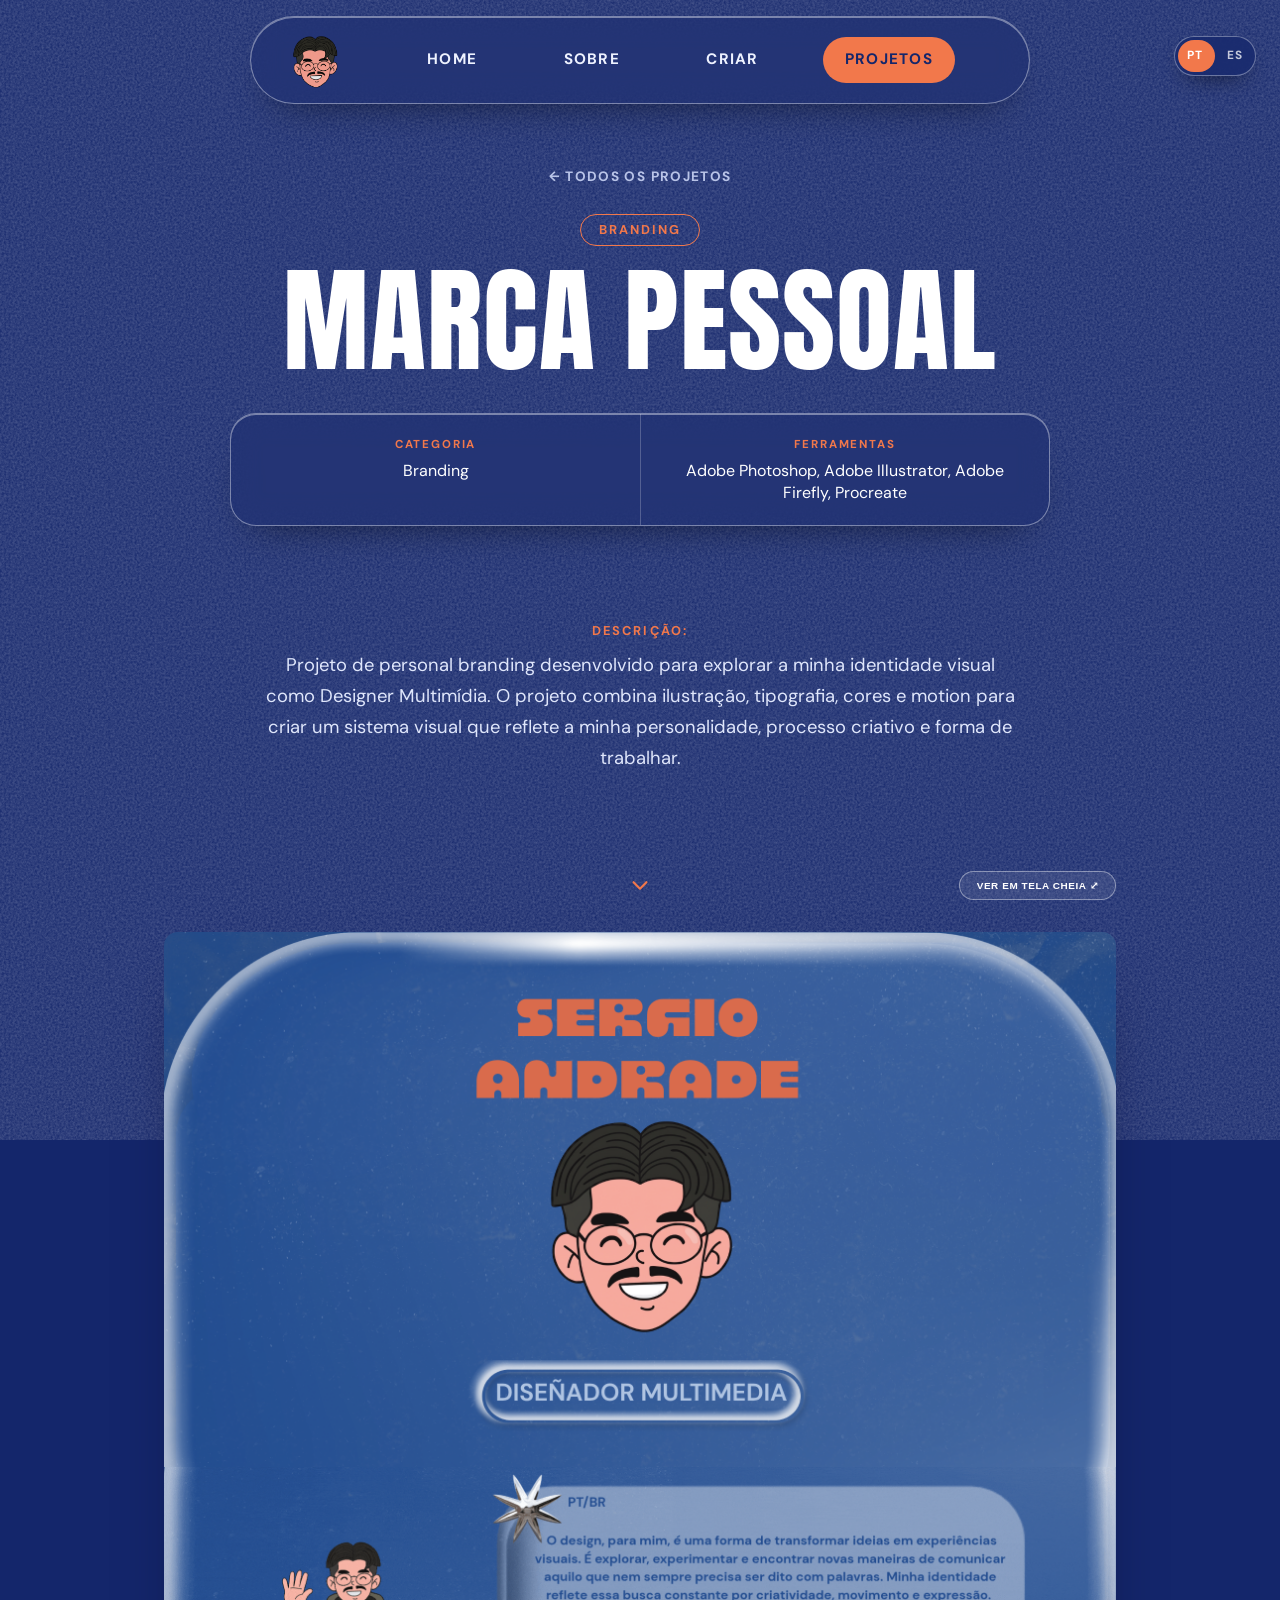
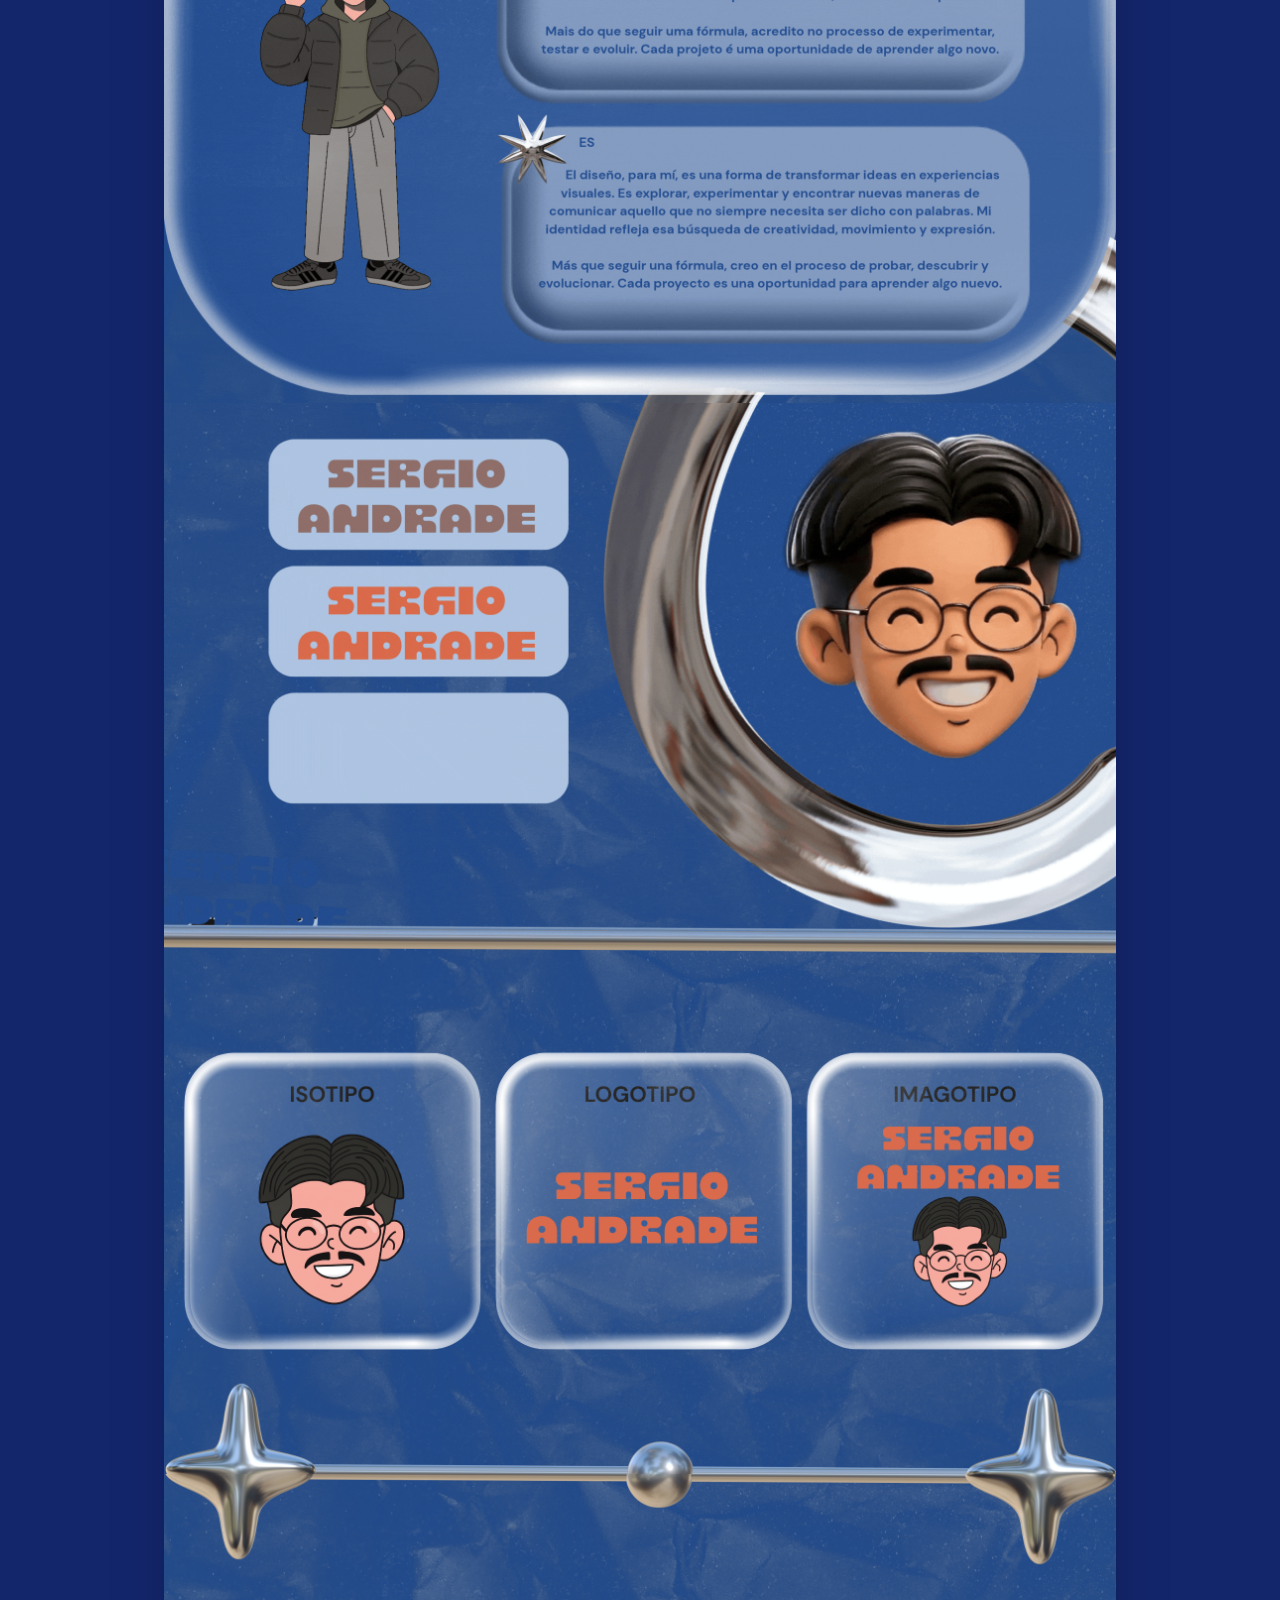
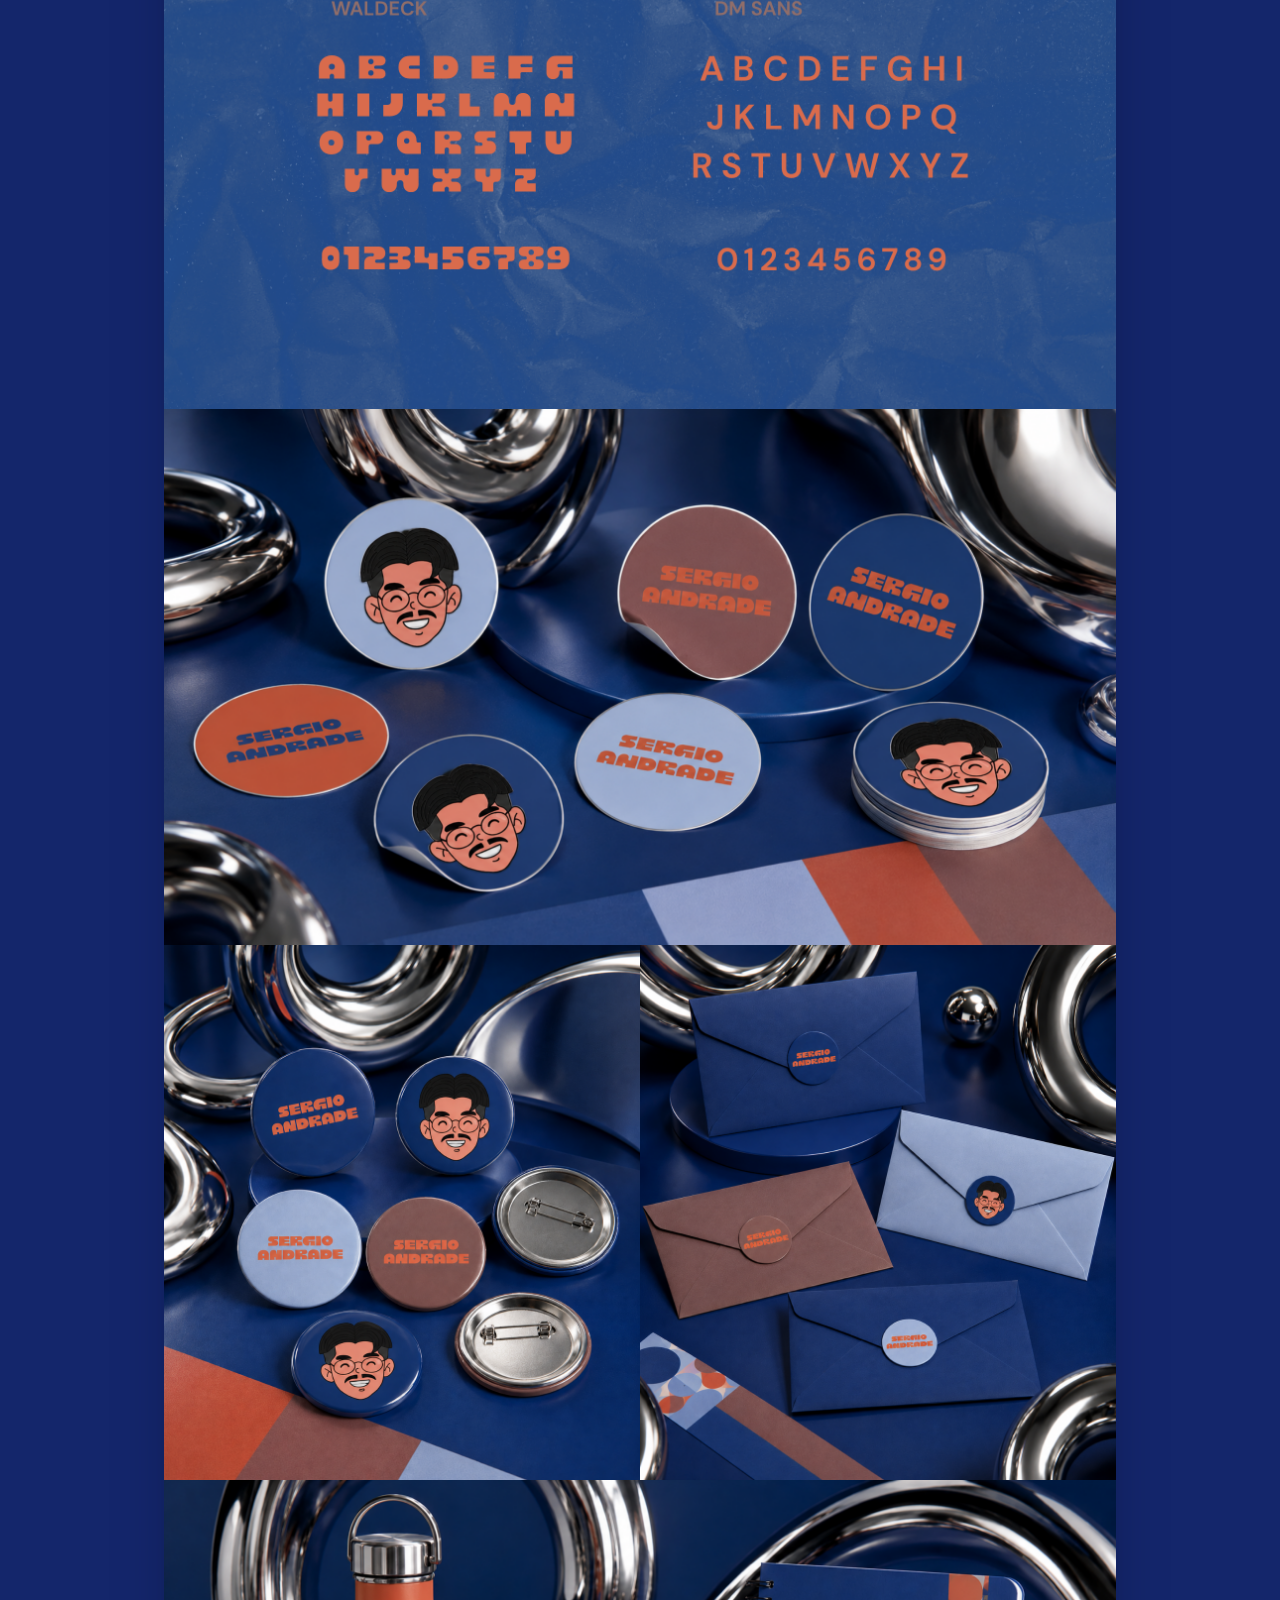
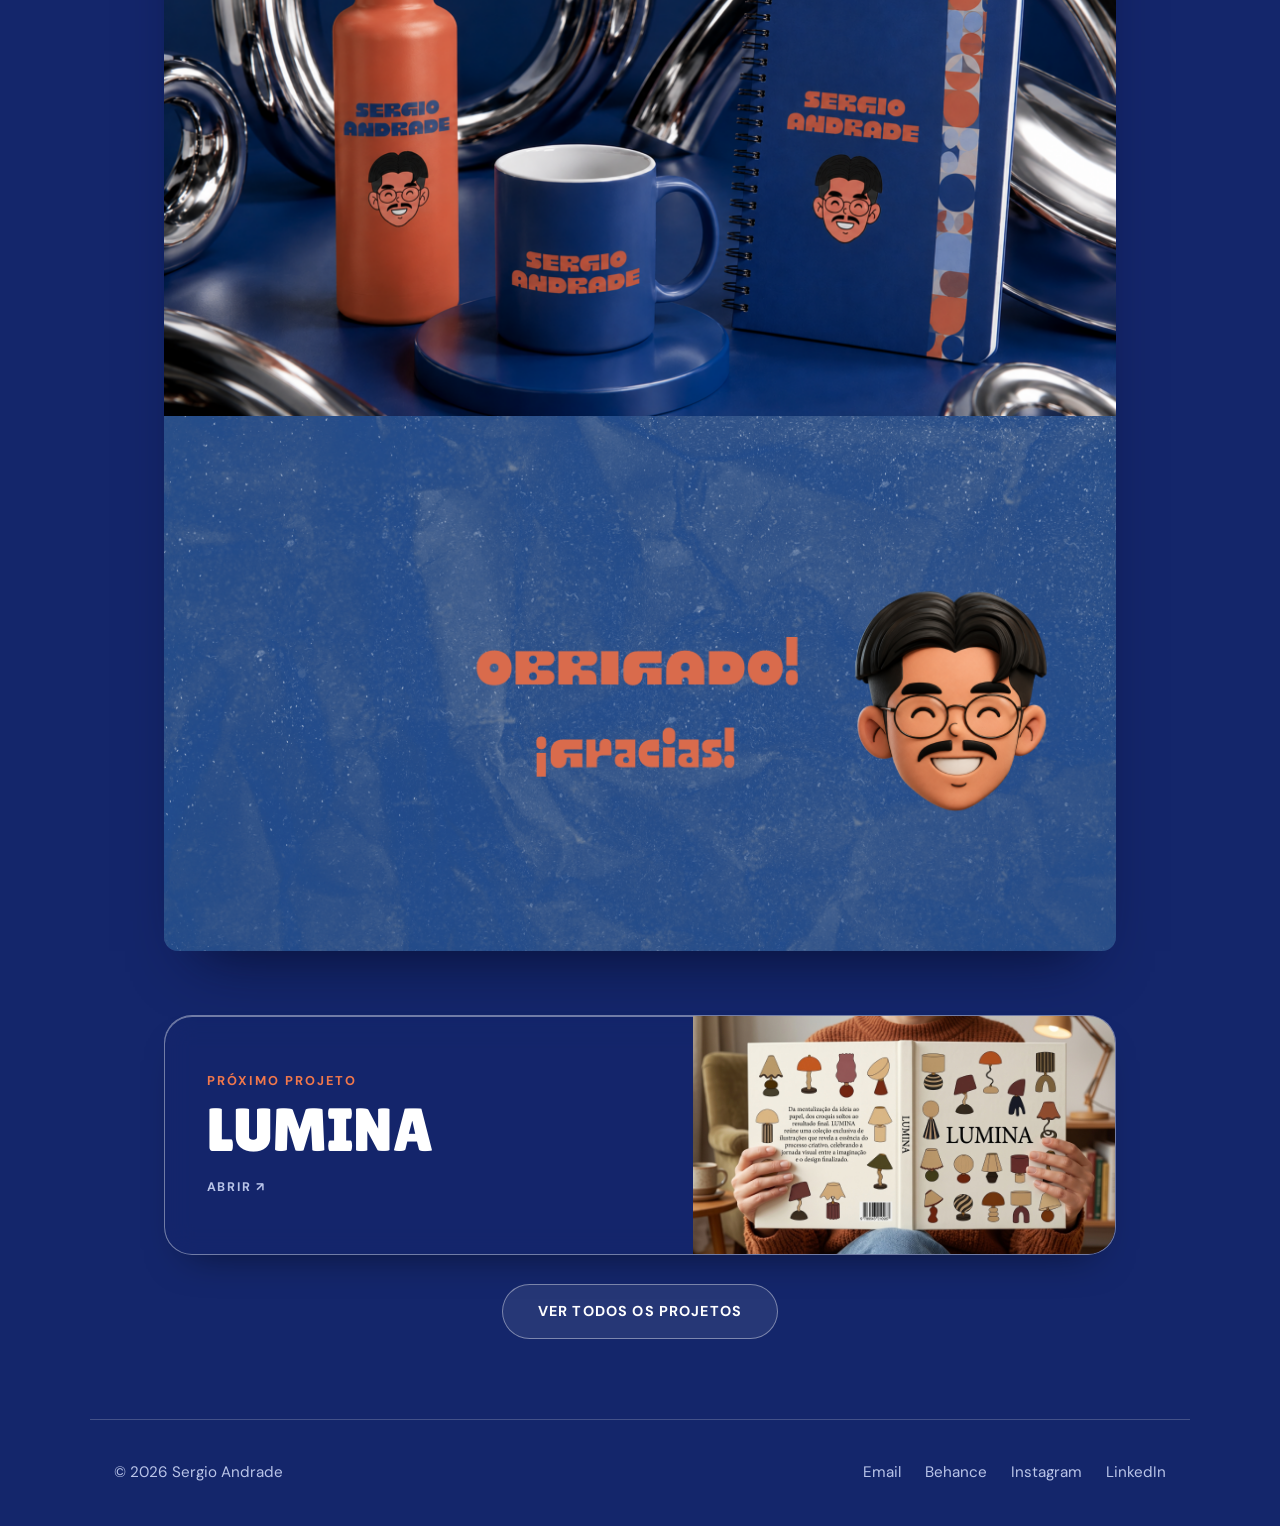
<file: projeto5.pessoal.html>
<!DOCTYPE html>
<html lang="pt">
<head>
  <meta charset="UTF-8">
  <meta name="viewport" content="width=device-width, initial-scale=1.0">
  <!-- 1) TÍTULO DA ABA DO NAVEGADOR -->
  <title>Marca Pessoal | Sergio Andrade</title>
  <link rel="icon" href="Assets/imgs/minha.logo.png">

  <link href="https://fonts.googleapis.com/css2?family=Anton&family=Lilita+One&family=DM+Sans:wght@400;500;700&display=swap" rel="stylesheet">
  <link rel="stylesheet" href="Assets/css/styles.css">
</head>
<body class="sem-circulos pagina-projeto">

  <div class="cursor" id="cursor">
    <div class="cursor-bola"><span class="cursor-texto">Ver</span></div>
  </div>

  <!-- Barra fina no topo que mostra quanto já leste da página -->
  <div class="progresso-leitura" id="progressoLeitura" aria-hidden="true"></div>

  <!-- MENU -->
  <header class="menu vidro">
    <a href="index.html#home"><img class="logo" src="Assets/imgs/minha.logo.png" alt="Sergio Andrade"></a>

    <button class="botao-menu" id="botao-menu" aria-label="Abrir menu">☰</button>

    <nav id="links">
      <a href="index.html">Home</a>
      <a href="index.html#sobre">Sobre</a>
      <a href="index.html#conversa">Criar</a>
      <a href="projetos.html" class="ativo">Projetos</a>
    </nav>
  </header>

  <main>

    <!-- TOPO: título e ficha técnica -->
    <section class="projeto-hero">
      <a class="voltar" href="projetos.html">← Todos os projetos</a>

      <!-- 2) CATEGORIA e 3) NOME DO PROJETO -->
      <p class="rotulo">Branding</p>
      <h1>Marca Pessoal</h1>

      <!-- 4) FICHA TÉCNICA: podes apagar ou acrescentar blocos <div><dt>…</dt><dd>…</dd></div> -->
      <dl class="ficha vidro">
        <div><dt>Categoria</dt><dd>Branding</dd></div>
        <div><dt>Ferramentas</dt><dd>Adobe Photoshop, Adobe Illustrator, Adobe Firefly, Procreate</dd></div>
      </dl>
    </section>

    <!-- 5) DESCRIÇÃO -->
    <section class="bloco texto-projeto">
      <p class="descrip">Descrição:</p>
      <p>Projeto de personal branding desenvolvido para explorar a minha identidade visual como Designer Multimídia. O projeto combina ilustração, tipografia, cores e motion para criar um sistema visual que reflete a minha personalidade, processo criativo e forma de trabalhar.</p>
    </section>

    <!-- 6) IMAGENS: cada <img> é uma imagem do projeto, uma debaixo da outra.
         Para adicionar mais, copia uma linha <img> e muda o nome do ficheiro e o alt.
         A galeria em tela cheia (botão e clique na imagem) usa estas mesmas imagens: não precisas repeti-las. -->
    <section class="projeto-galeria">
      <div class="galeria-barra">
        <span class="explora-seta" aria-hidden="true"><svg viewBox="0 0 24 24" width="22" height="22" fill="none" stroke="currentColor" stroke-width="2.4" stroke-linecap="round" stroke-linejoin="round"><path d="M5 9l7 7 7-7"/></svg></span>
        <button type="button" class="botao botao-vidro" id="abrirGaleria">Ver em tela cheia ⤢</button>
      </div>

      <div class="projeto-imagens" id="projetoImagens">
        <img src="Assets/imgs/marca1.png" alt="Marca Pessoal — imagem 1">
        <img src="Assets/imgs/marca2.gif" alt="Marca Pessoal — imagem 2" loading="lazy">
        <img src="Assets/imgs/marca3.gif" alt="Marca Pessoal — imagem 3" loading="lazy">
        <img src="Assets/imgs/marca4.png" alt="Marca Pessoal — imagem 4" loading="lazy">
        <img src="Assets/imgs/marca5.png" alt="Marca Pessoal — imagem 5" loading="lazy">
        <img src="Assets/imgs/marca6.png" alt="Marca Pessoal — imagem 6" loading="lazy">
        <img src="Assets/imgs/marca7.png" alt="Marca Pessoal — imagem 7" loading="lazy">
        <img src="Assets/imgs/marca8.png" alt="Marca Pessoal — imagem 8" loading="lazy">
        <img src="Assets/imgs/marca9.png" alt="Marca Pessoal — imagem 9" loading="lazy">
      </div>
    </section>

    <!-- PRÓXIMO PROJETO: preenchido sozinho pelo JavaScript.
         A lista de projetos está no topo do bloco "PÁGINA DE PROJETO" do script.js. -->
    <section class="proximo" id="proximoProjeto" aria-label="Próximo projeto"></section>

  </main>

  <!-- RODAPÉ -->
  <footer>
    <p>© <span id="ano"></span> Sergio Andrade</p>
    <nav class="redes">
      <a href="mailto:sergiodandrade2013@gmail.com">Email</a>
      <a href="https://www.behance.net/sergioasf" target="_blank" rel="noopener">Behance</a>
      <a href="https://www.instagram.com/bysergio.a/?utm_source=ig_web_button_share_sheet" target="_blank" rel="noopener">Instagram</a>
      <a href="https://www.linkedin.com/in/sergioasf/" target="_blank" rel="noopener">LinkedIn</a>
    </nav>
  </footer>

  <script src="Assets/JS/script.js"></script>
</body>
</html>
</file>
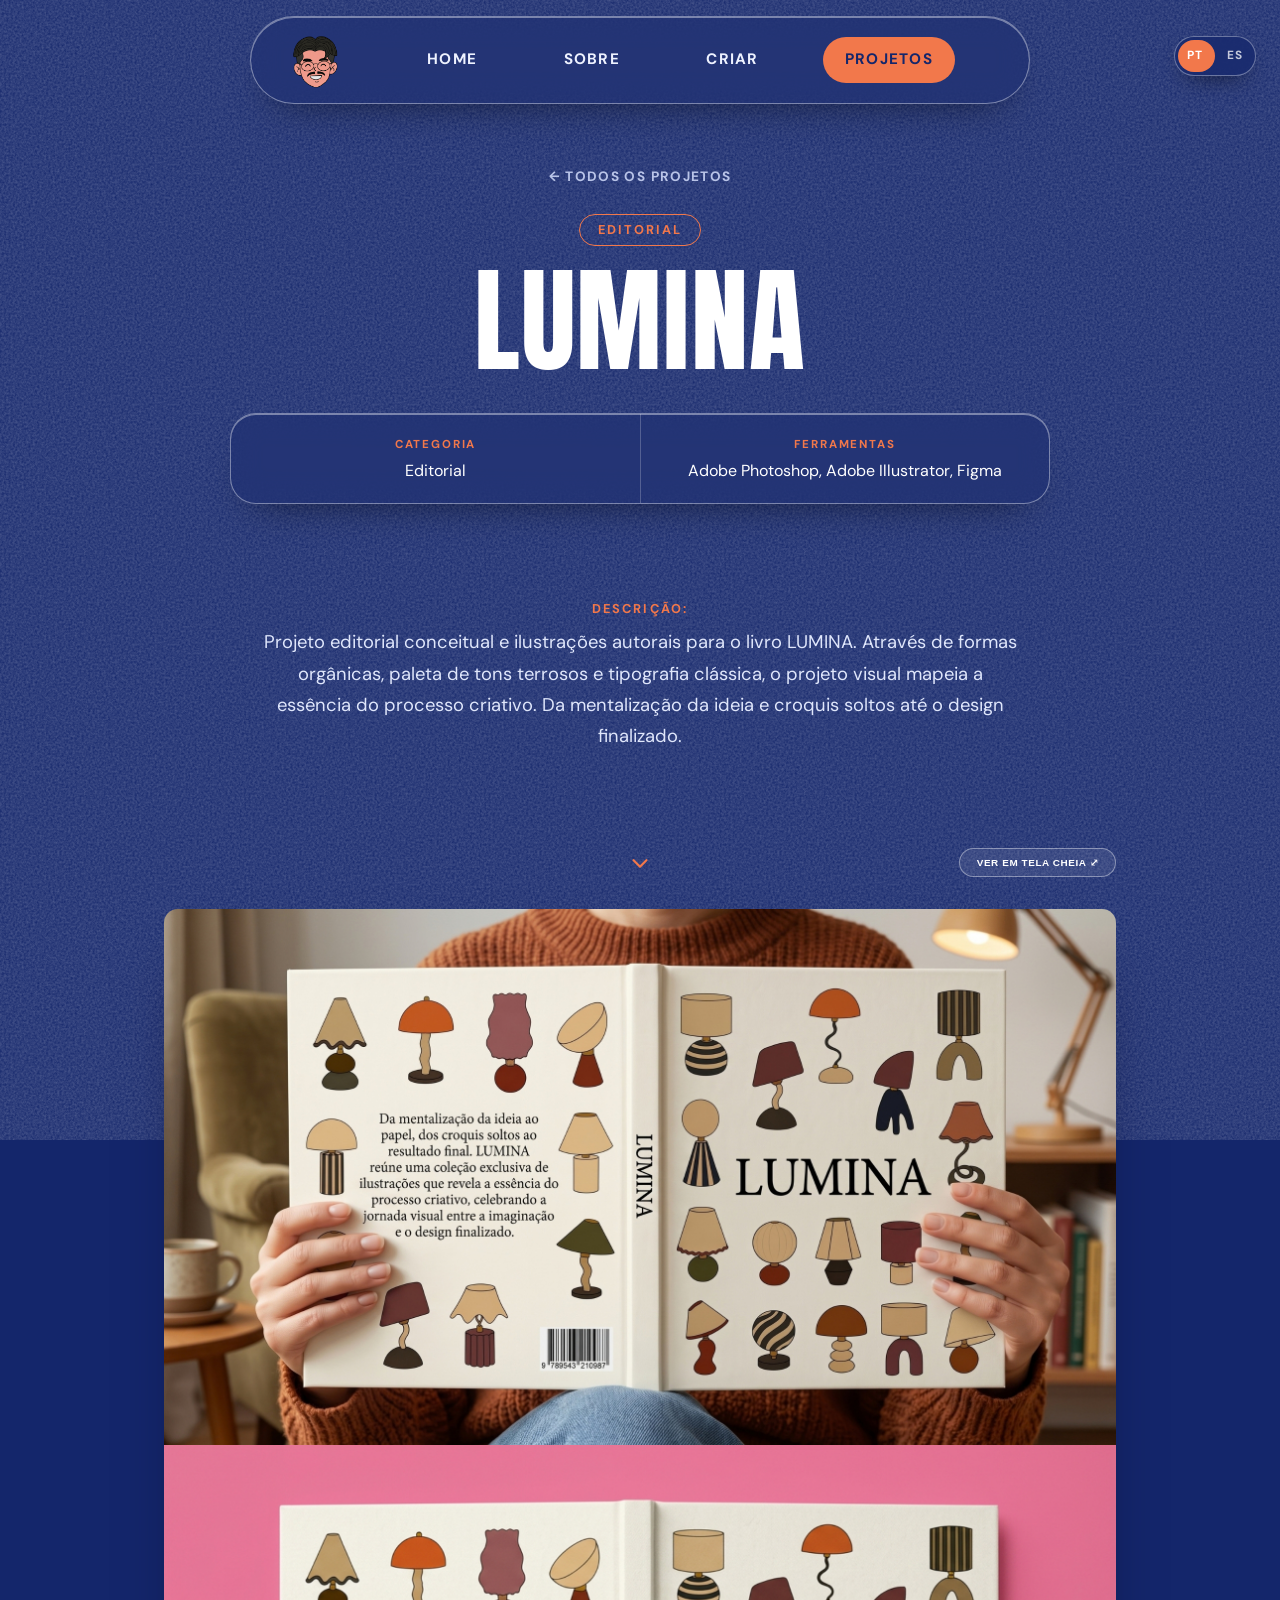
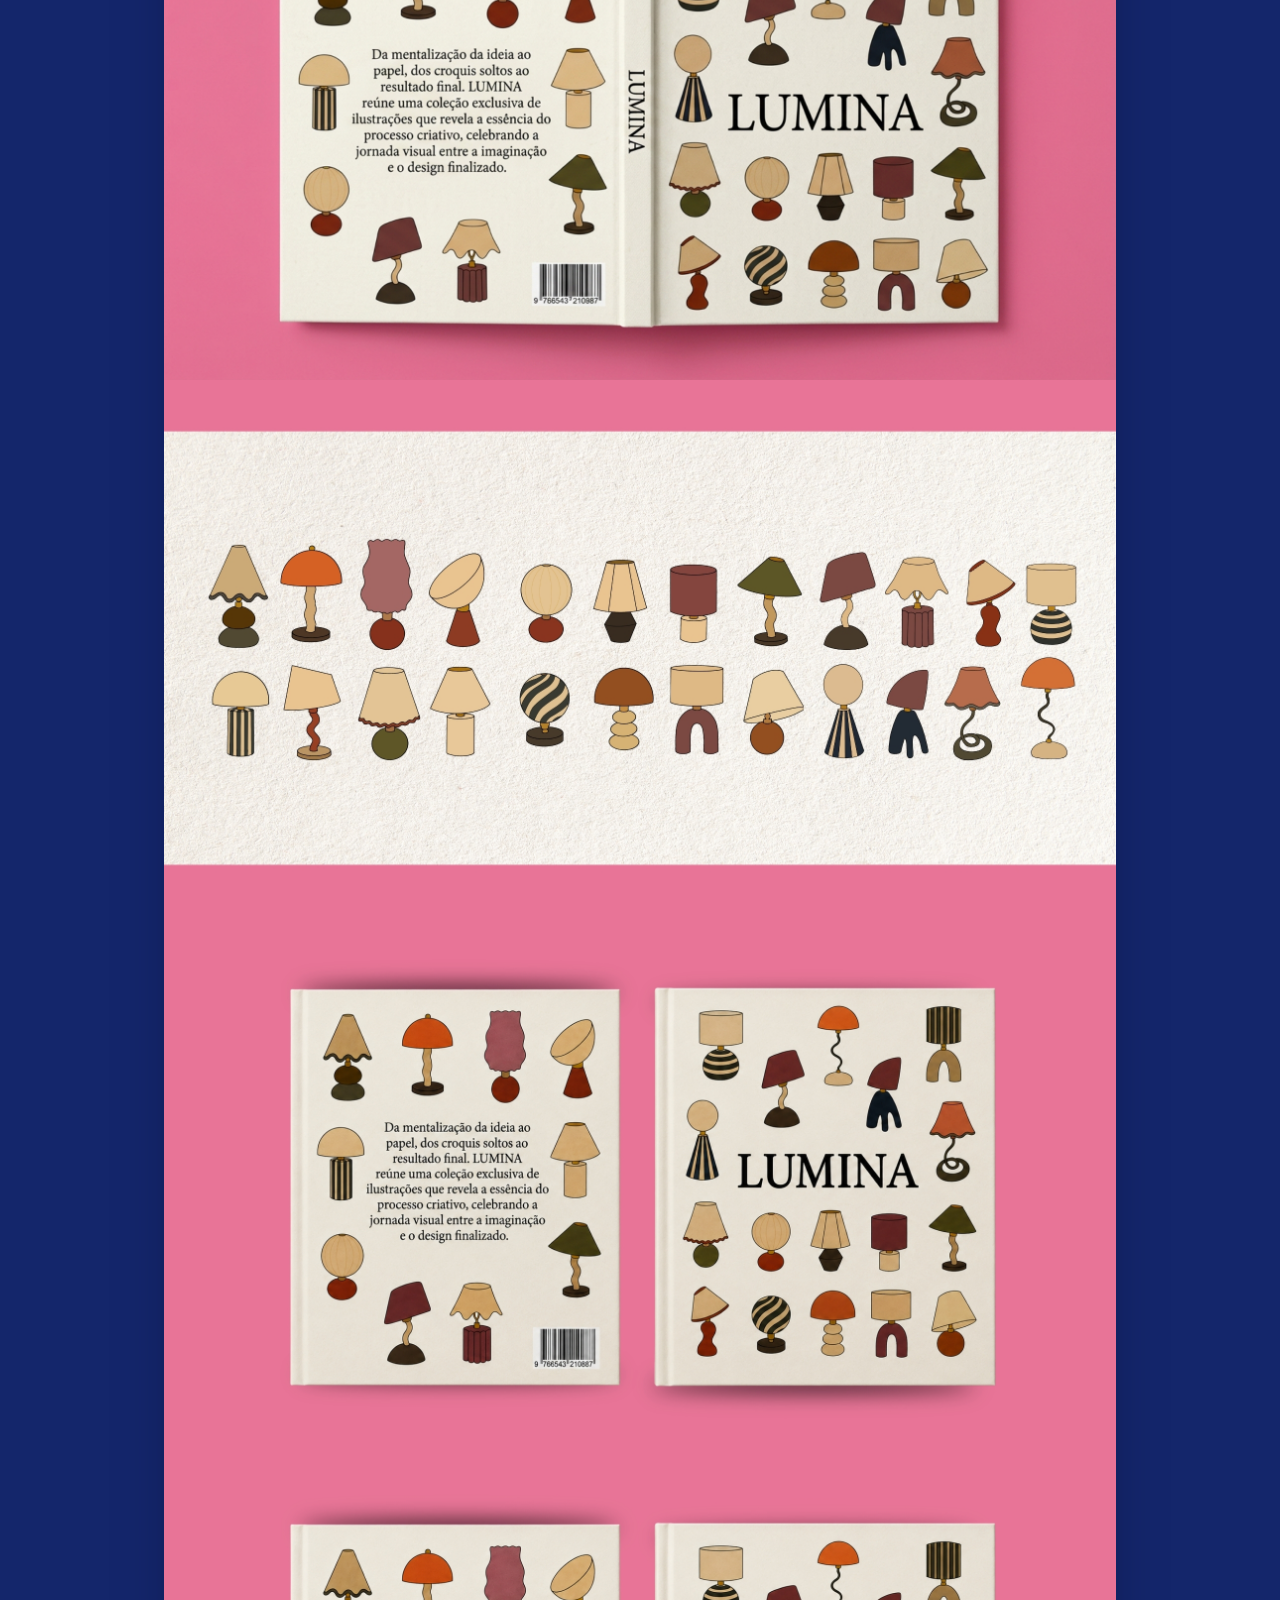
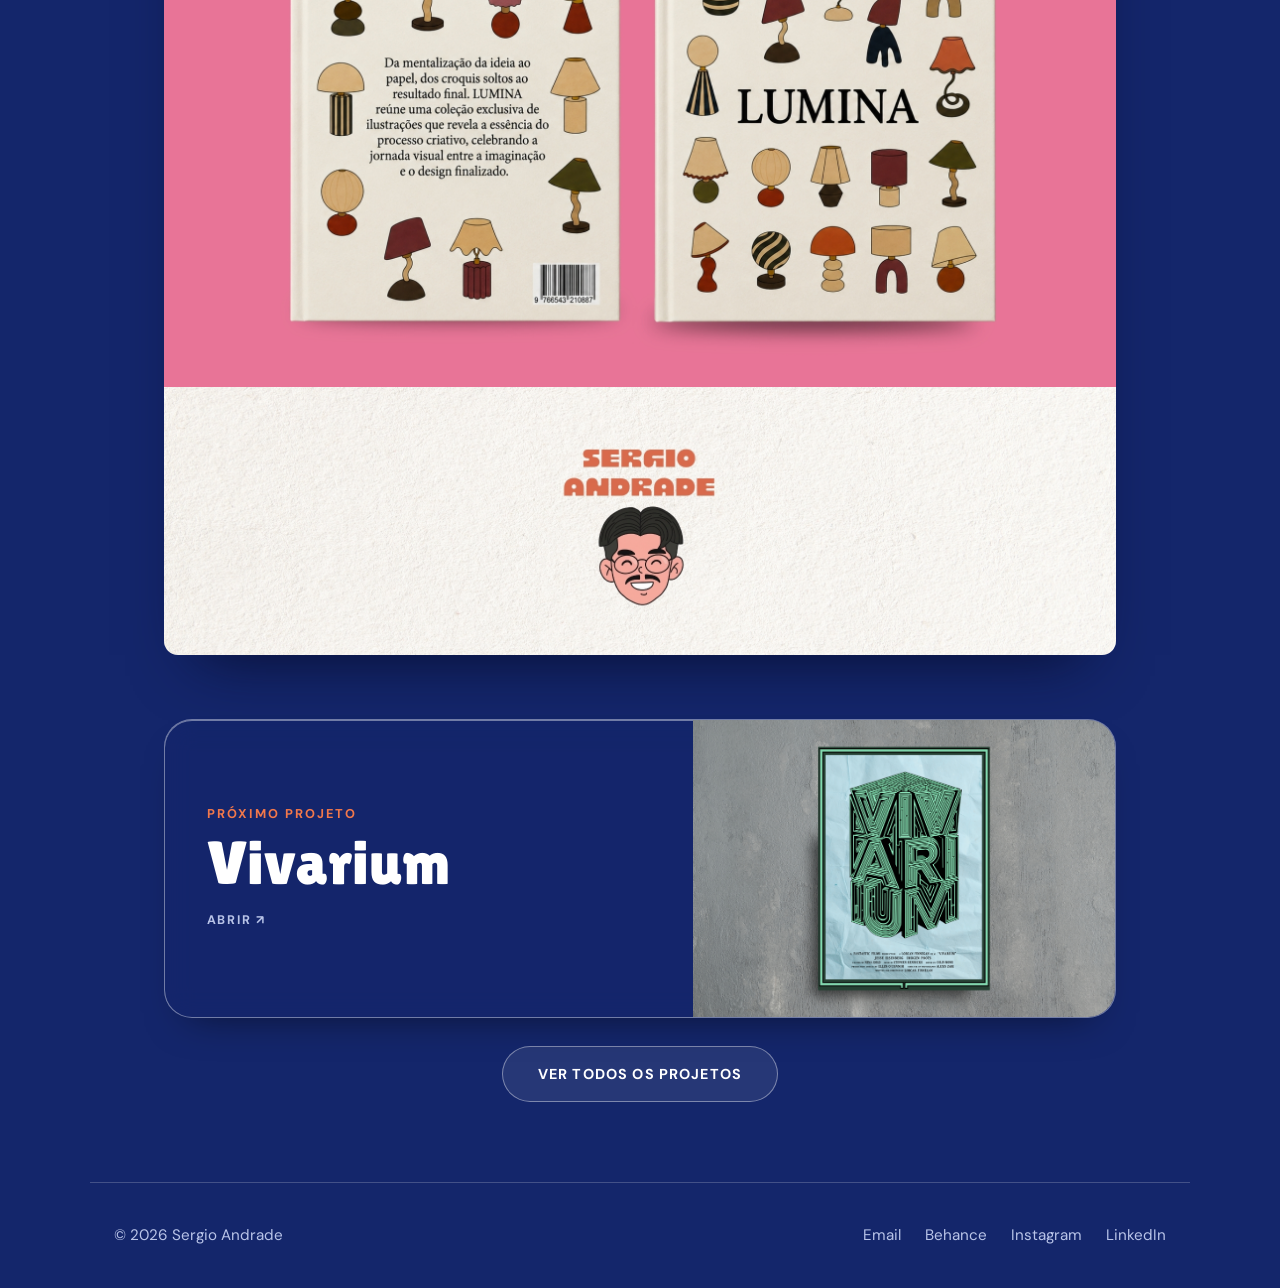
<file: projeto6.lumina.html>
<!DOCTYPE html>
<html lang="pt">
<head>
  <meta charset="UTF-8">
  <meta name="viewport" content="width=device-width, initial-scale=1.0">
  <!-- 1) TÍTULO DA ABA DO NAVEGADOR -->
  <title>Lumina | Sergio Andrade</title>
  <link rel="icon" href="Assets/imgs/minha.logo.png">

  <link href="https://fonts.googleapis.com/css2?family=Anton&family=Lilita+One&family=DM+Sans:wght@400;500;700&display=swap" rel="stylesheet">
  <link rel="stylesheet" href="Assets/css/styles.css">
</head>
<body class="sem-circulos pagina-projeto">

  <div class="cursor" id="cursor">
    <div class="cursor-bola"><span class="cursor-texto">Ver</span></div>
  </div>

  <!-- Barra fina no topo que mostra quanto já leste da página -->
  <div class="progresso-leitura" id="progressoLeitura" aria-hidden="true"></div>

  <!-- MENU -->
  <header class="menu vidro">
    <a href="index.html#home"><img class="logo" src="Assets/imgs/minha.logo.png" alt="Sergio Andrade"></a>

    <button class="botao-menu" id="botao-menu" aria-label="Abrir menu">☰</button>

    <nav id="links">
      <a href="index.html">Home</a>
      <a href="index.html#sobre">Sobre</a>
      <a href="index.html#conversa">Criar</a>
      <a href="projetos.html" class="ativo">Projetos</a>
    </nav>
  </header>

  <main>

    <!-- TOPO: título e ficha técnica -->
    <section class="projeto-hero">
      <a class="voltar" href="projetos.html">← Todos os projetos</a>

      <!-- 2) CATEGORIA e 3) NOME DO PROJETO -->
      <p class="rotulo">Editorial</p>
      <h1>Lumina</h1>

      <!-- 4) FICHA TÉCNICA: podes apagar ou acrescentar blocos <div><dt>…</dt><dd>…</dd></div> -->
      <dl class="ficha vidro">
        <div><dt>Categoria</dt><dd>Editorial</dd></div>
        <div><dt>Ferramentas</dt><dd>Adobe Photoshop, Adobe Illustrator, Figma</dd></div>
      </dl>
    </section>

    <!-- 5) DESCRIÇÃO -->
    <section class="bloco texto-projeto">
      <p class="descrip">Descrição:</p>
      <p>Projeto editorial conceitual e ilustrações autorais para o livro LUMINA. Através de formas orgânicas, paleta de tons terrosos e tipografia clássica, o projeto visual mapeia a essência do processo criativo. Da mentalização da ideia e croquis soltos até o design finalizado.</p>
    </section>

    <!-- 6) IMAGENS: cada <img> é uma imagem do projeto, uma debaixo da outra.
         Para adicionar mais, copia uma linha <img> e muda o nome do ficheiro e o alt.
         A galeria em tela cheia (botão e clique na imagem) usa estas mesmas imagens: não precisas repeti-las. -->
    <section class="projeto-galeria">
      <div class="galeria-barra">
        <span class="explora-seta" aria-hidden="true"><svg viewBox="0 0 24 24" width="22" height="22" fill="none" stroke="currentColor" stroke-width="2.4" stroke-linecap="round" stroke-linejoin="round"><path d="M5 9l7 7 7-7"/></svg></span>
        <button type="button" class="botao botao-vidro" id="abrirGaleria">Ver em tela cheia ⤢</button>
      </div>

      <div class="projeto-imagens" id="projetoImagens">
        <img src="Assets/imgs/Lumina.1.jpg" alt="Lumina — imagem 1">
        <img src="Assets/imgs/Lumina.2.jpg" alt="Lumina — imagem 2" loading="lazy">
        <img src="Assets/imgs/Lumina.3.jpg" alt="Lumina — imagem 3" loading="lazy">
        <img src="Assets/imgs/Lumina.4.jpg" alt="Lumina — imagem 4" loading="lazy">
        <img src="Assets/imgs/Lumina.5.jpg" alt="Lumina — imagem 5" loading="lazy">
        <img src="Assets/imgs/Lumina.6.jpg" alt="Lumina — imagem 6" loading="lazy">
      </div>
    </section>

    <!-- PRÓXIMO PROJETO: preenchido sozinho pelo JavaScript.
         A lista de projetos está no topo do bloco "PÁGINA DE PROJETO" do script.js. -->
    <section class="proximo" id="proximoProjeto" aria-label="Próximo projeto"></section>

  </main>

  <!-- RODAPÉ -->
  <footer>
    <p>© <span id="ano"></span> Sergio Andrade</p>
    <nav class="redes">
      <a href="mailto:sergiodandrade2013@gmail.com">Email</a>
      <a href="https://www.behance.net/sergioasf" target="_blank" rel="noopener">Behance</a>
      <a href="https://www.instagram.com/bysergio.a/?utm_source=ig_web_button_share_sheet" target="_blank" rel="noopener">Instagram</a>
      <a href="https://www.linkedin.com/in/sergioasf/" target="_blank" rel="noopener">LinkedIn</a>
    </nav>
  </footer>

  <script src="Assets/JS/script.js"></script>
</body>
</html>
</file>
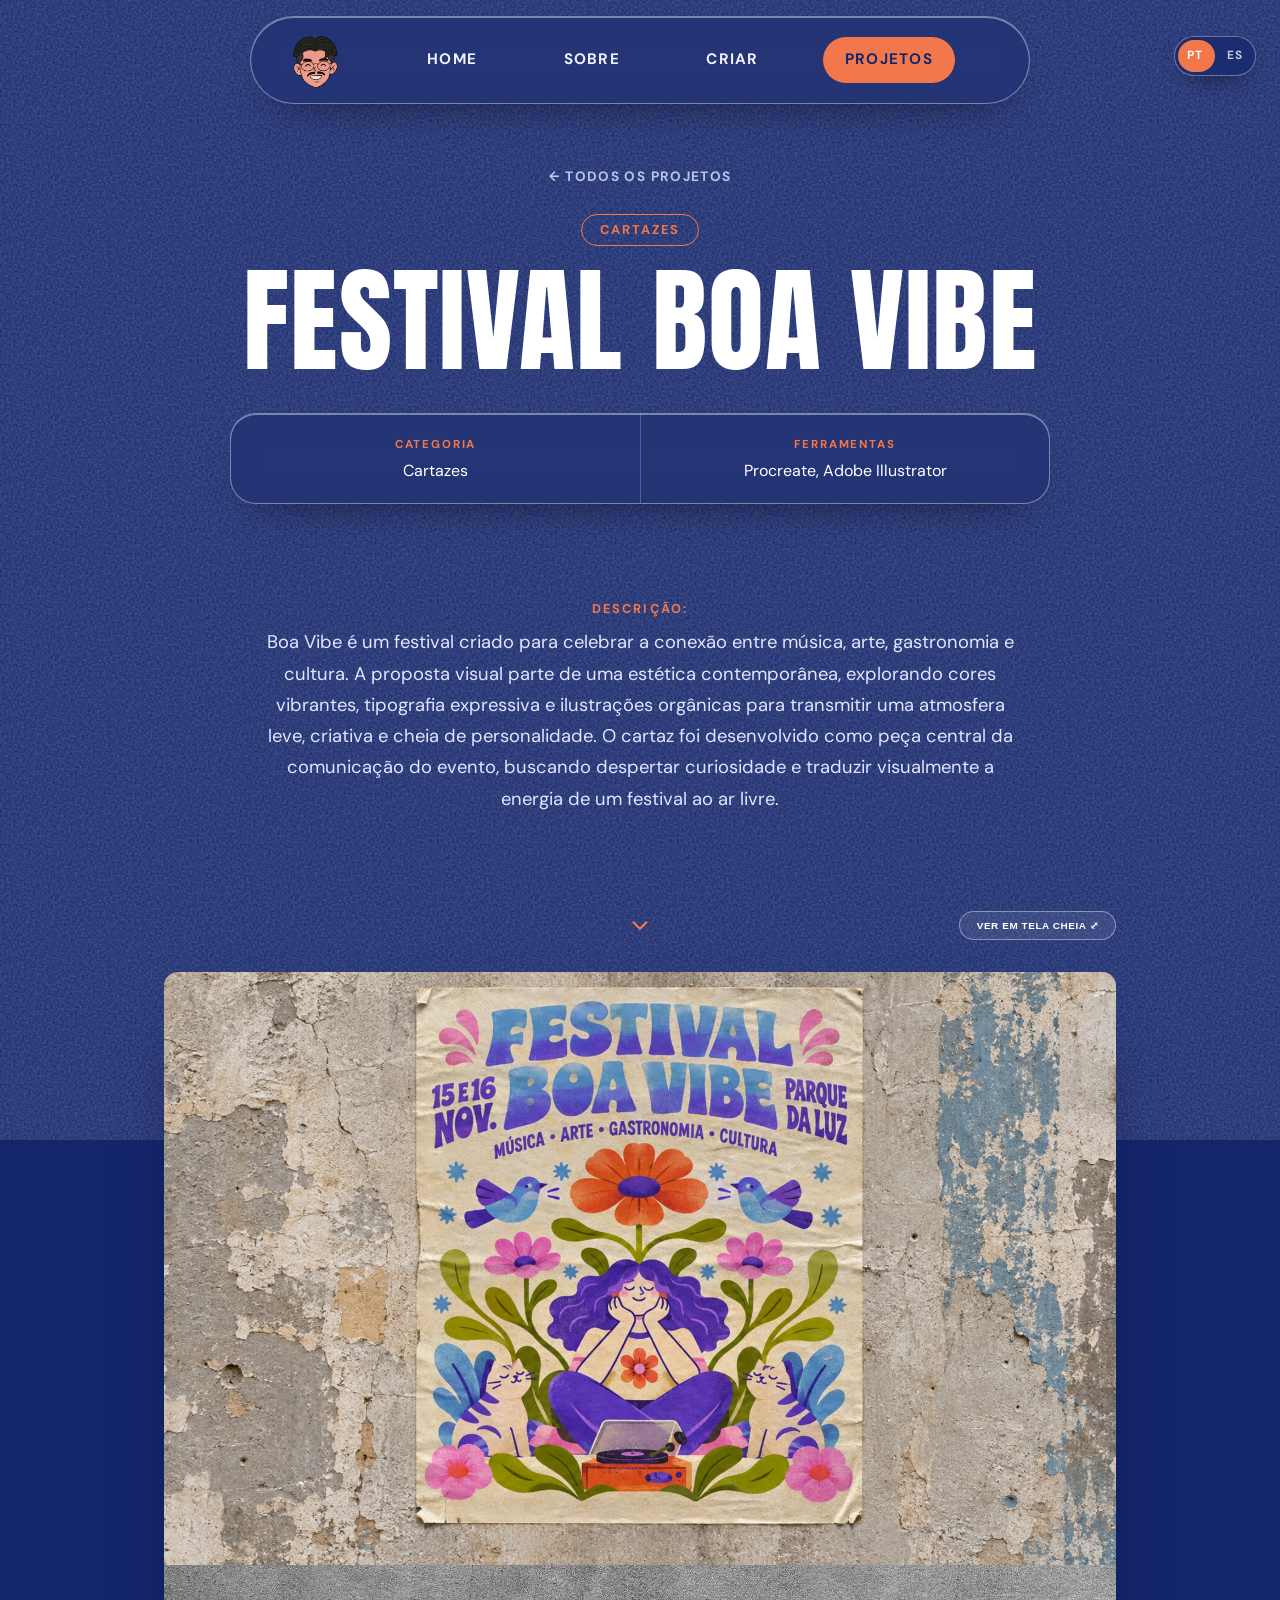
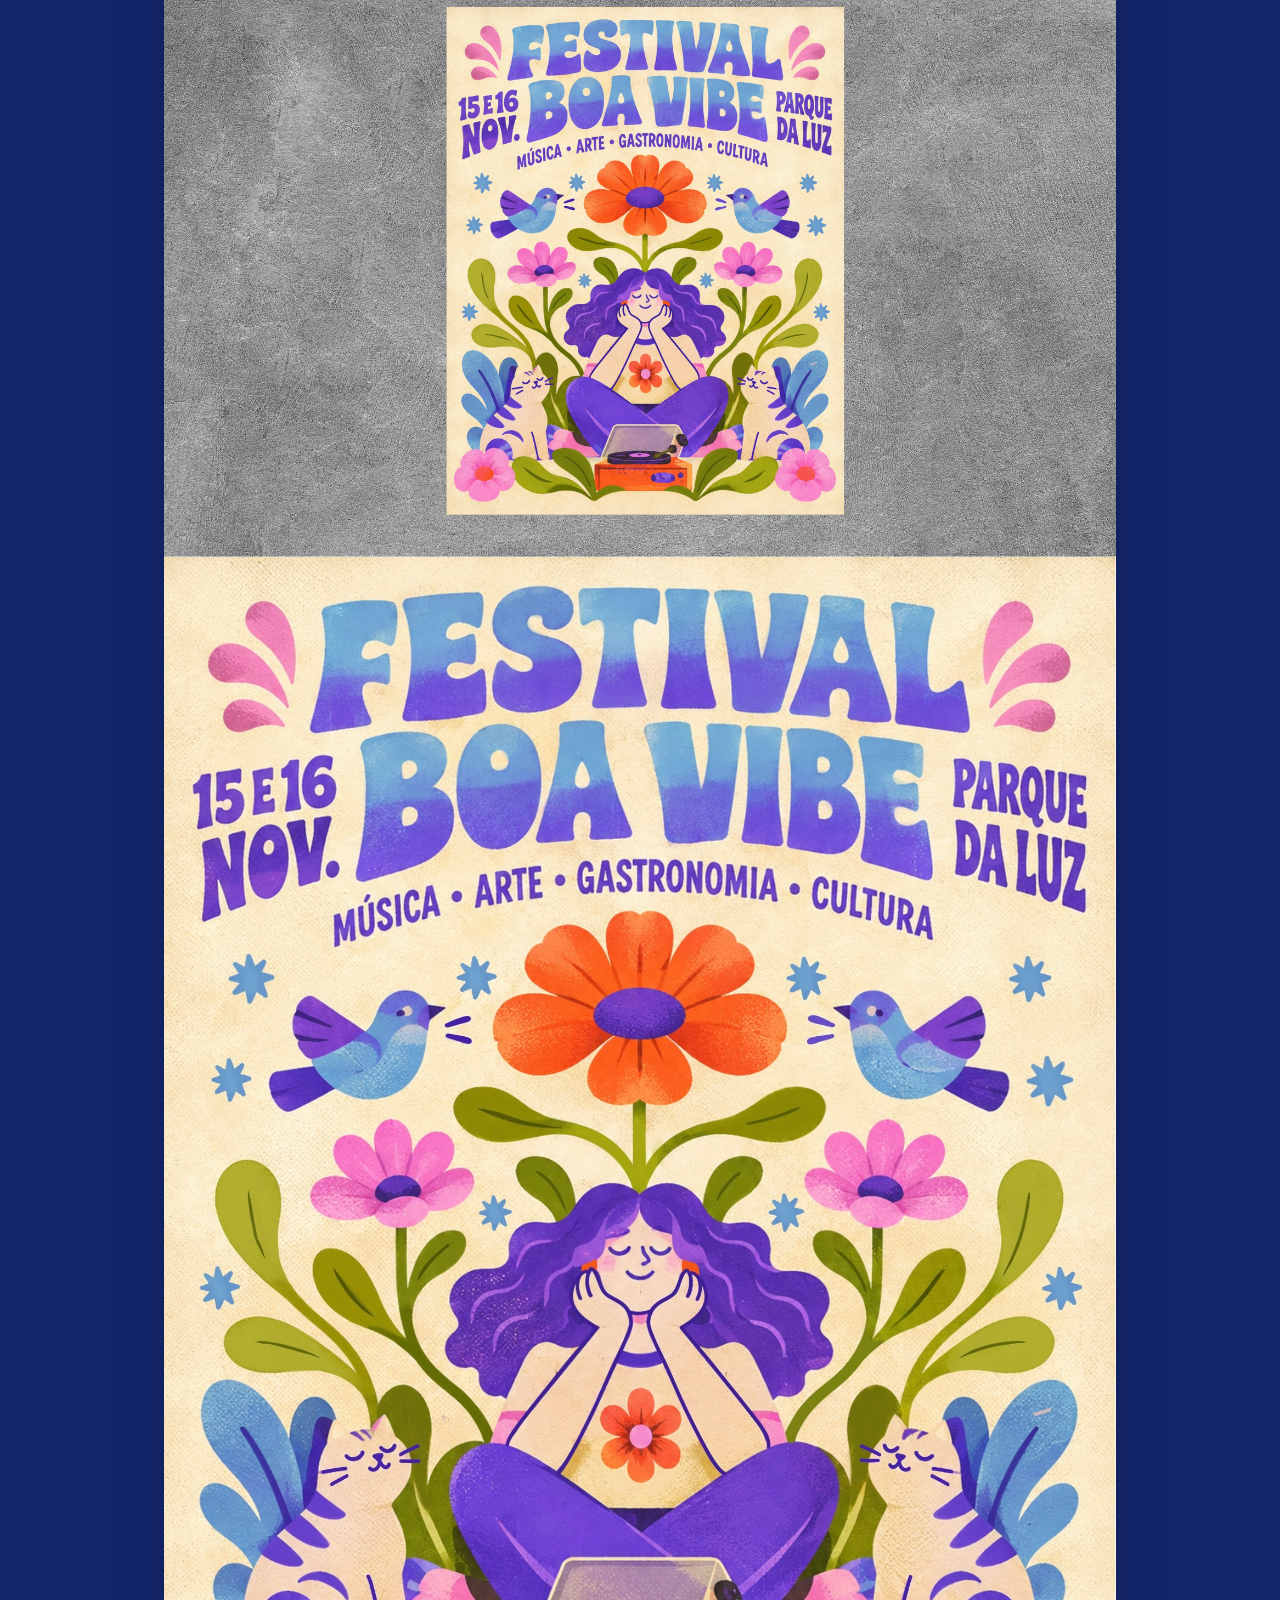
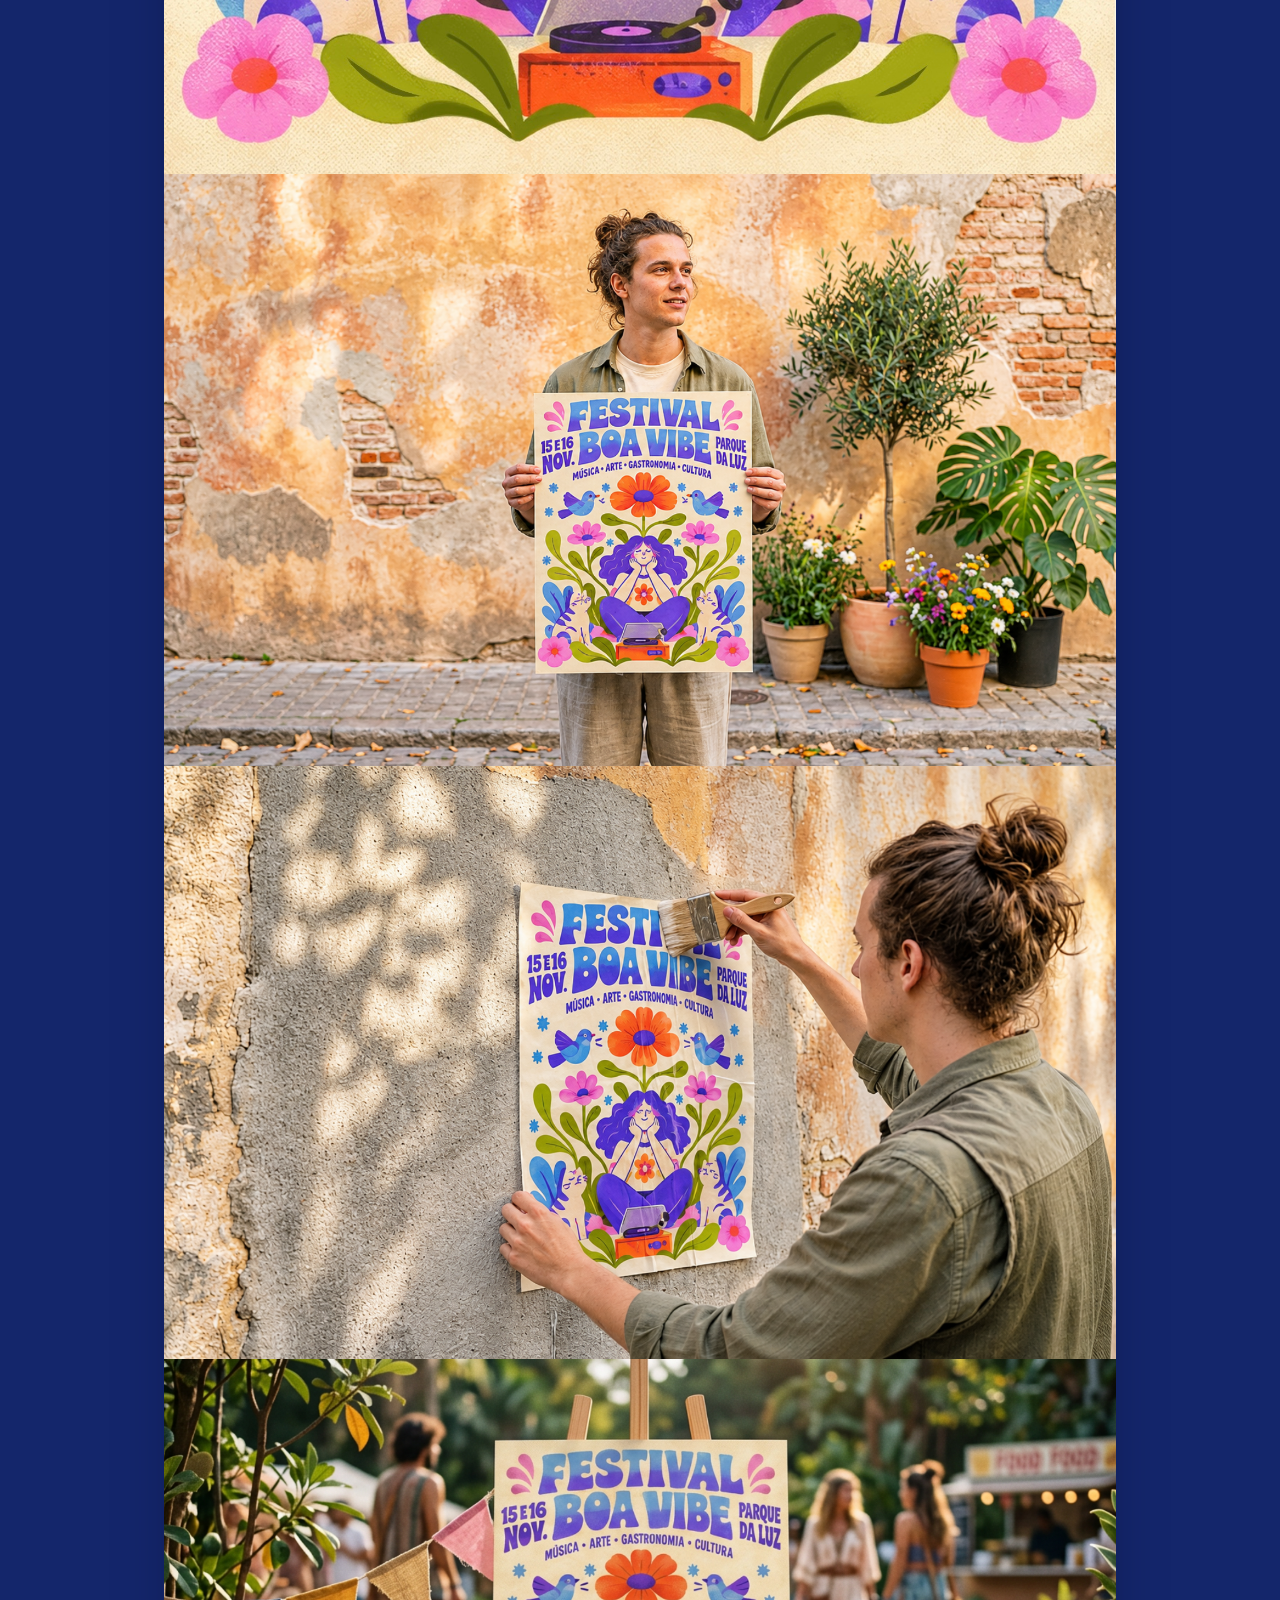
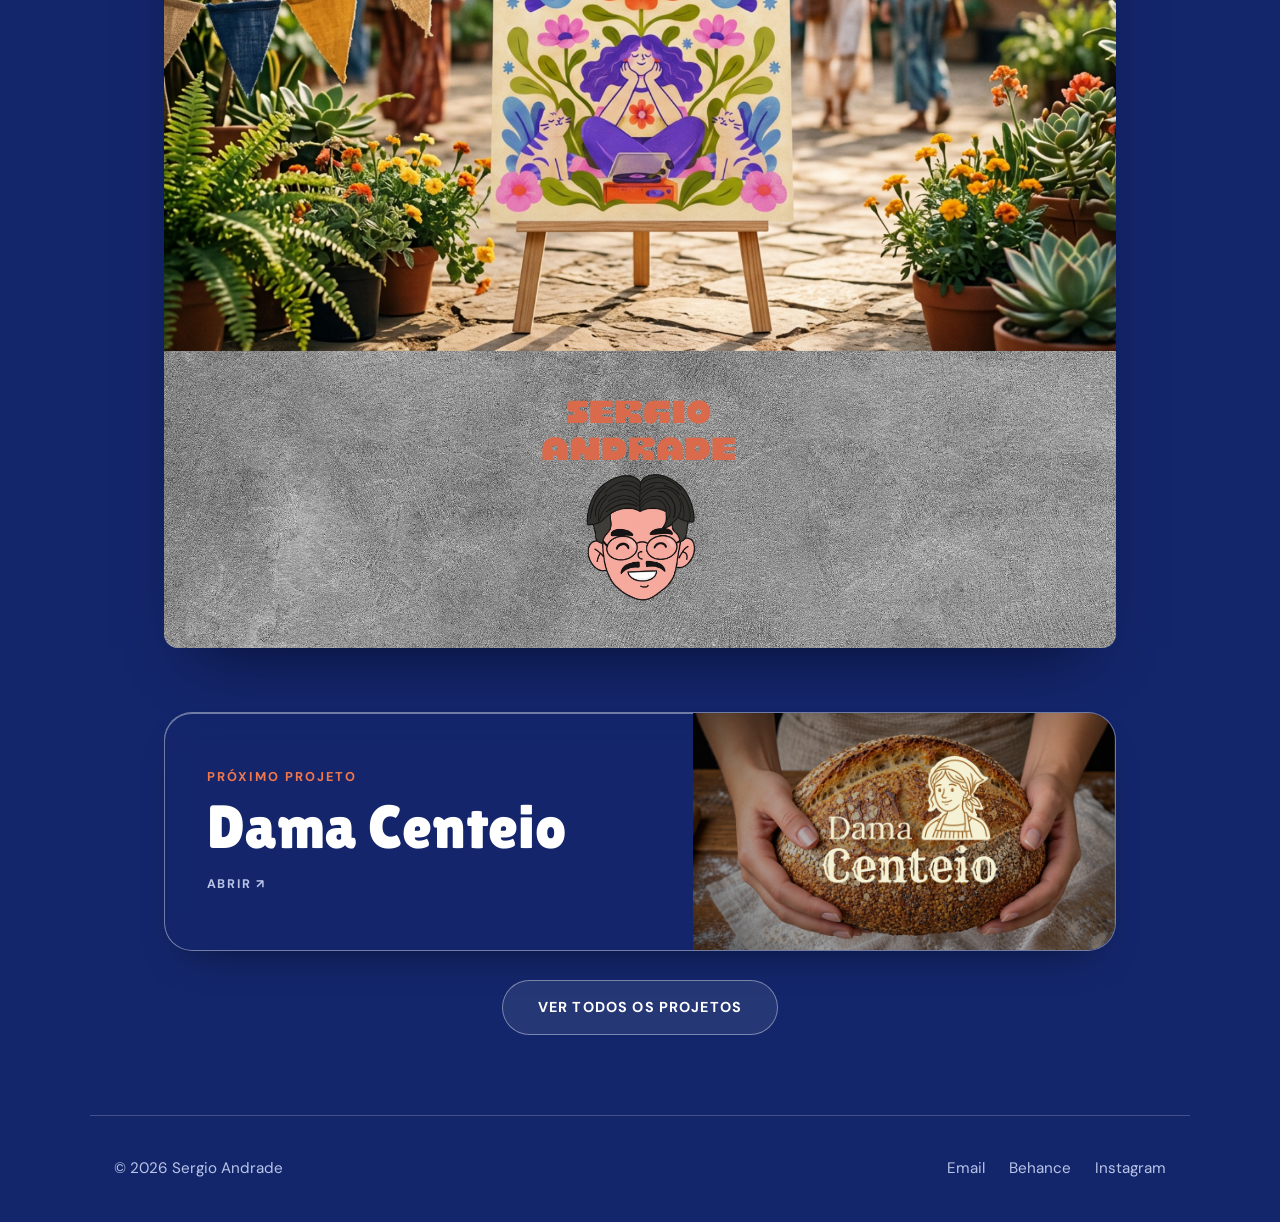
<file: projeto9.boaVibe.html>
<!DOCTYPE html>
<html lang="pt">
<head>
  <meta charset="UTF-8">
  <meta name="viewport" content="width=device-width, initial-scale=1.0">
  <!-- 1) TÍTULO DA ABA DO NAVEGADOR -->
  <title>Festival Boa Vibe | Sergio Andrade</title>
  <link rel="icon" href="Assets/imgs/minha.logo.png">

  <link href="https://fonts.googleapis.com/css2?family=Anton&family=Lilita+One&family=DM+Sans:wght@400;500;700&display=swap" rel="stylesheet">
  <link rel="stylesheet" href="Assets/css/styles.css">
</head>
<body class="sem-circulos pagina-projeto">

  <div class="cursor" id="cursor">
    <div class="cursor-bola"><span class="cursor-texto">Ver</span></div>
  </div>

  <!-- Barra fina no topo que mostra quanto já leste da página -->
  <div class="progresso-leitura" id="progressoLeitura" aria-hidden="true"></div>

  <!-- MENU -->
  <header class="menu vidro">
    <a href="index.html#home"><img class="logo" src="Assets/imgs/minha.logo.png" alt="Sergio Andrade"></a>

    <button class="botao-menu" id="botao-menu" aria-label="Abrir menu">☰</button>

    <nav id="links">
      <a href="index.html">Home</a>
      <a href="index.html#sobre">Sobre</a>
      <a href="index.html#conversa">Criar</a>
      <a href="projetos.html" class="ativo">Projetos</a>
    </nav>
  </header>

  <main>

    <!-- TOPO: título e ficha técnica -->
    <section class="projeto-hero">
      <a class="voltar" href="projetos.html">← Todos os projetos</a>

      <!-- 2) CATEGORIA e 3) NOME DO PROJETO -->
      <p class="rotulo">Cartazes</p>
      <h1>Festival Boa Vibe</h1>

      <!-- 4) FICHA TÉCNICA: podes apagar ou acrescentar blocos <div><dt>…</dt><dd>…</dd></div> -->
      <dl class="ficha vidro">
        <div><dt>Categoria</dt><dd>Cartazes</dd></div>
        <div><dt>Ferramentas</dt><dd> Procreate, Adobe Illustrator </dd></div>
      </dl>
    </section>

    <!-- 5) DESCRIÇÃO -->
    <section class="bloco texto-projeto">
      <p class="descrip">Descrição:</p>
      <p>Boa Vibe é um festival criado para celebrar a conexão entre música, arte, gastronomia e cultura. A proposta visual parte de uma estética contemporânea, explorando cores vibrantes, tipografia expressiva e ilustrações orgânicas para transmitir uma atmosfera leve, criativa e cheia de personalidade. O cartaz foi desenvolvido como peça central da comunicação do evento, buscando despertar curiosidade e traduzir visualmente a energia de um festival ao ar livre.</p>
    </section>

    <!-- 6) IMAGENS: cada <img> é uma imagem do projeto, uma debaixo da outra.
         Para adicionar mais, copia uma linha <img> e muda o nome do ficheiro e o alt.
         A galeria em tela cheia (botão e clique na imagem) usa estas mesmas imagens: não precisas repeti-las. -->
    <section class="projeto-galeria">
      <div class="galeria-barra">
        <span class="explora-seta" aria-hidden="true"><svg viewBox="0 0 24 24" width="22" height="22" fill="none" stroke="currentColor" stroke-width="2.4" stroke-linecap="round" stroke-linejoin="round"><path d="M5 9l7 7 7-7"/></svg></span>
        <button type="button" class="botao botao-vidro" id="abrirGaleria">Ver em tela cheia ⤢</button>
      </div>

      <div class="projeto-imagens" id="projetoImagens">
        <img src="Assets/imgs/vibe1.png" alt="Festival Boa Vibe — imagem 1">
        <img src="Assets/imgs/vibe2.png" alt="Festival Boa Vibe — imagem 2" loading="lazy">
        <img src="Assets/imgs/vibe3.png" alt="Festival Boa Vibe — imagem 3" loading="lazy">
        <img src="Assets/imgs/vibe4.png" alt="Festival Boa Vibe — imagem 4" loading="lazy">
        <img src="Assets/imgs/vibe5.png" alt="Festival Boa Vibe — imagem 5" loading="lazy">
        <img src="Assets/imgs/vibe6.png" alt="Festival Boa Vibe — imagem 5" loading="lazy">
        <img src="Assets/imgs/vibe7.png" alt="Festival Boa Vibe — imagem 5" loading="lazy">

      </div>
    </section>

    <!-- PRÓXIMO PROJETO: preenchido sozinho pelo JavaScript.
         A lista de projetos está no topo do bloco "PÁGINA DE PROJETO" do script.js. -->
    <section class="proximo" id="proximoProjeto" aria-label="Próximo projeto"></section>

  </main>

  <!-- RODAPÉ -->
  <footer>
    <p>© <span id="ano"></span> Sergio Andrade</p>
    <nav class="redes">
      <a href="mailto:sergiodandrade2013@gmail.com">Email</a>
      <a href="https://www.behance.net/sergioasf" target="_blank" rel="noopener">Behance</a>
      <a href="https://www.instagram.com/bysergio.a/?utm_source=ig_web_button_share_sheet" target="_blank" rel="noopener">Instagram</a>
    </nav>
  </footer>

  <script src="Assets/JS/script.js"></script>
</body>
</html>
</file>
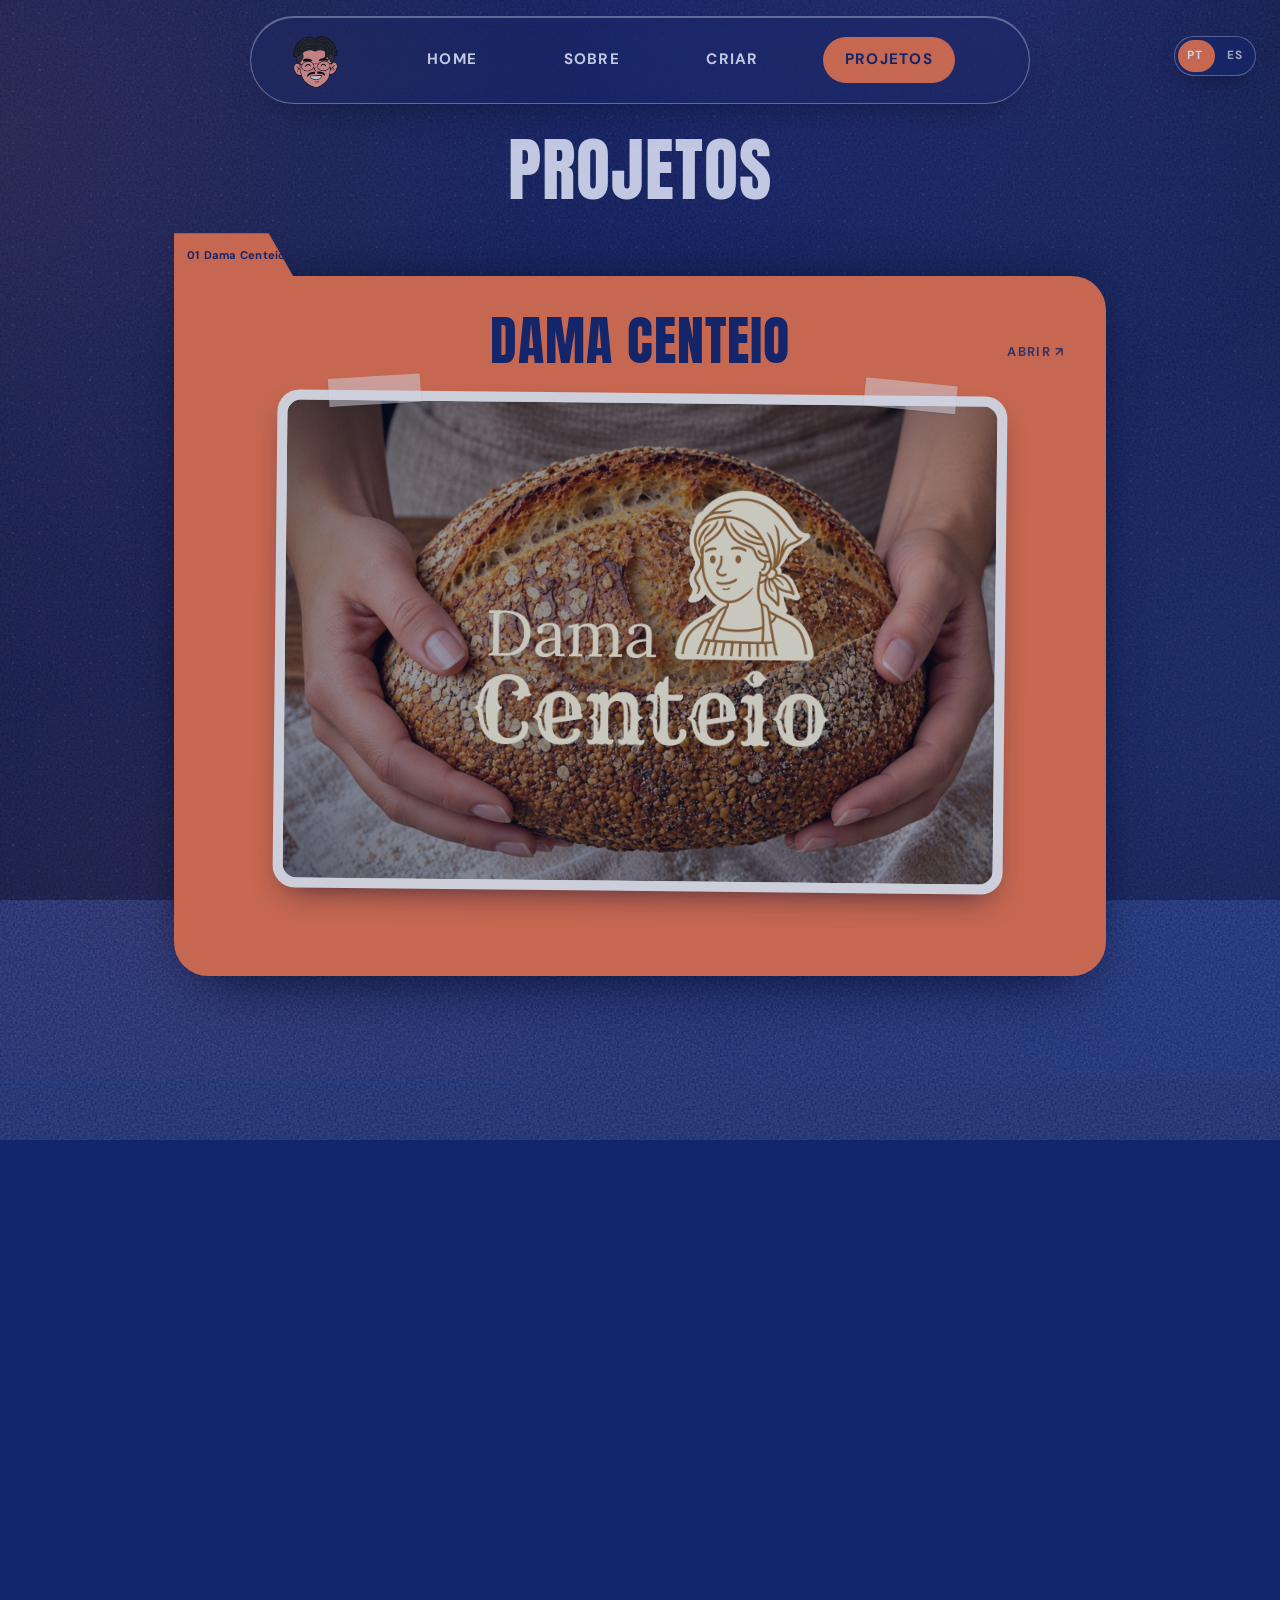
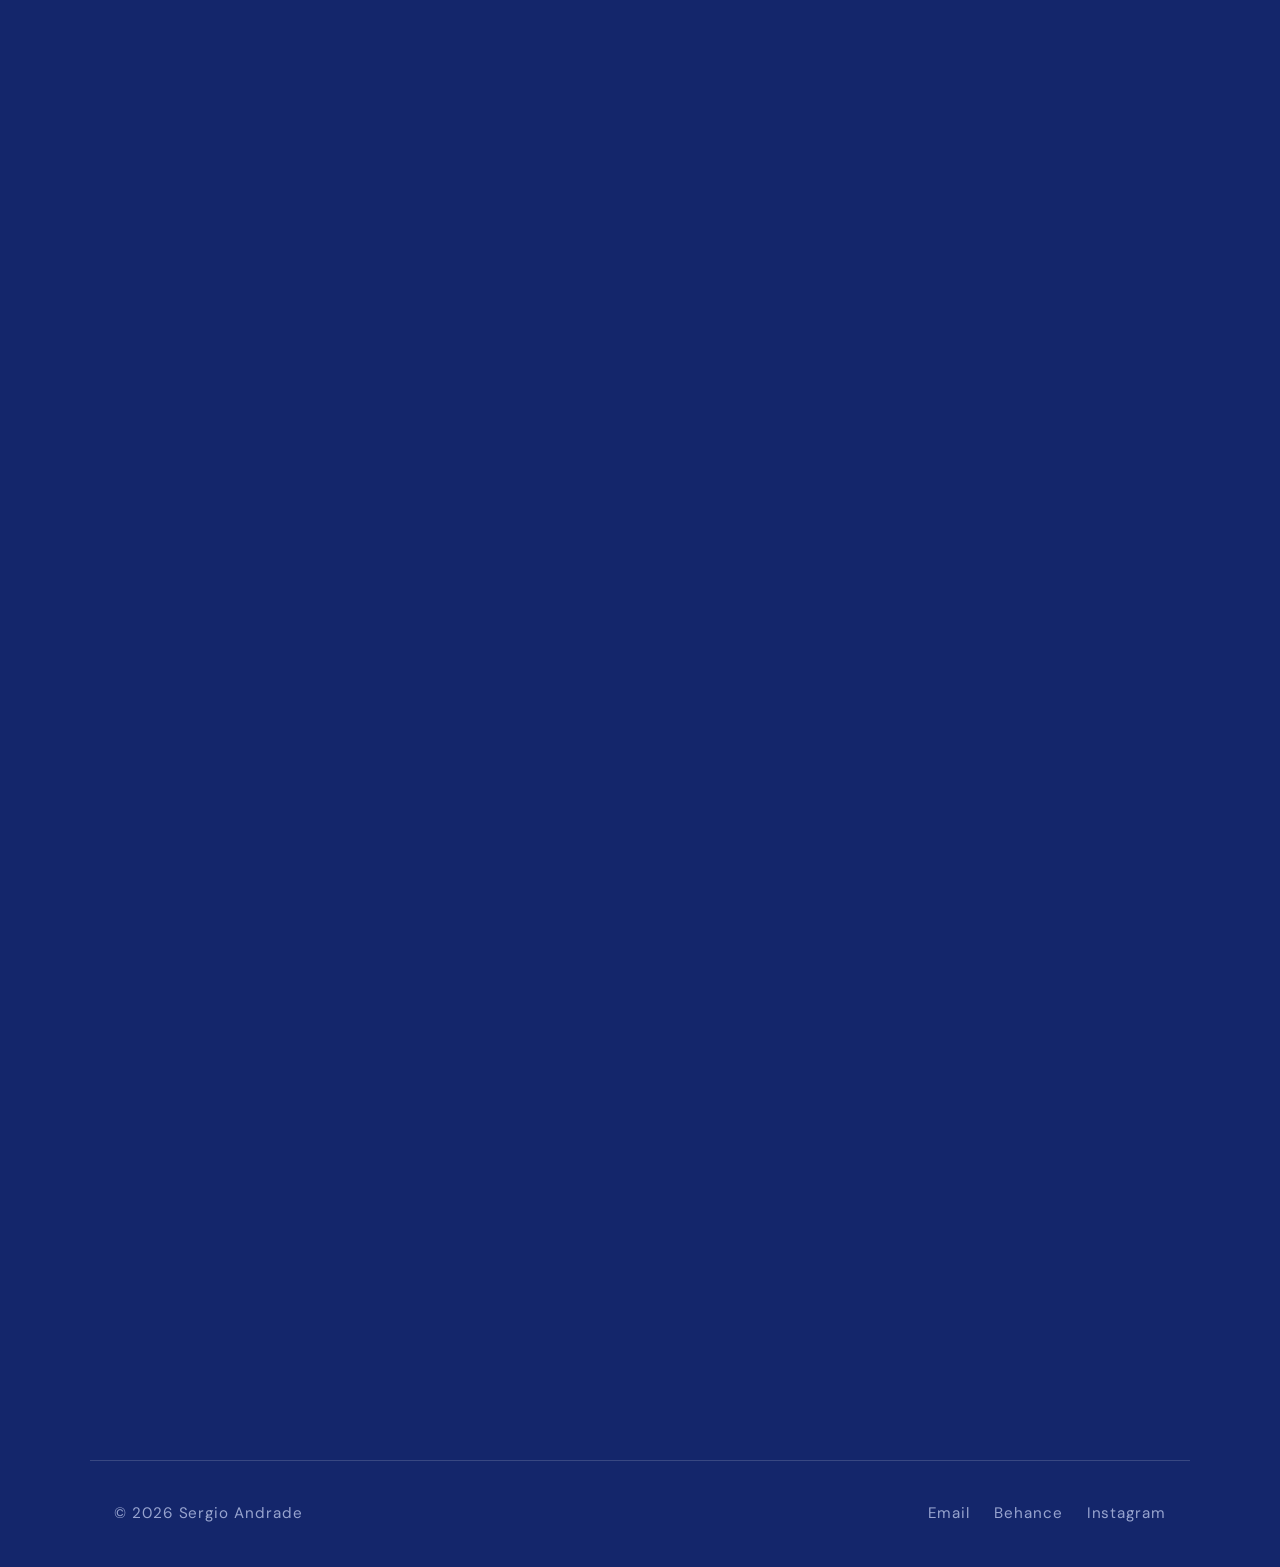
<file: projetos.html>
<!DOCTYPE html>
<html lang="pt">
<head>
  <meta charset="UTF-8">
  <meta name="viewport" content="width=device-width, initial-scale=1.0">
  <title>Projetos | Sergio Andrade</title>
  <link rel="icon" href="Assets/imgs/minha.logo.png">

  <link href="https://fonts.googleapis.com/css2?family=Anton&family=Lilita+One&family=DM+Sans:wght@400;500;700&display=swap" rel="stylesheet">
  <link rel="stylesheet" href="Assets/css/styles.css">
</head>
<body class="sem-circulos pagina-projetos">

  <div class="cursor" id="cursor">
    <div class="cursor-bola"><span class="cursor-texto">Ver</span></div>
  </div>

  <!-- MENU -->
  <header class="menu vidro">
    <a href="index.html"><img class="logo" src="Assets/imgs/minha.logo.png" alt="Sergio Andrade"></a>

    <button class="botao-menu" id="botao-menu" aria-label="Abrir menu">☰</button>

    <nav id="links">
      <a href="index.html">Home</a>
      <a href="index.html#sobre">Sobre</a>
      <a href="index.html#conversa">Criar</a>
      <a href="projetos.html" class="ativo">Projetos</a>
    </nav>
  </header>


  <!-- PARTE PROJETOS: cada projeto é uma pasta em cima da mesa -->
  <section id="projetos">
    <h2 class="sobre-titulo claro entrada-baixo">Projetos</h2>

    <div class="lista-projetos" id="listaProjetos">

      <!-- PASTA DE PROJETO. Para adicionar um projeto, copia um bloco inteiro e muda:
           1) href  2) texto da aba (categoria)  3) imagem de capa (src e alt)  4) título (h3)
           Para um projeto que ainda não está pronto, usa a classe "em-breve" e tira o href. -->

      <!-- Dama Centeio -->
      <a class="projeto entrada-baixo" href="projeto2.dama.html">
        <span class="pasta-aba">Branding</span>
        <div class="capa"><img src="Assets/imgs/dama1.jpg" alt="Dama Centeio — imagem de capa"></div>
        <div class="pasta-frente"><h3>Dama Centeio</h3><span class="pasta-abrir">Abrir ↗</span></div>
      </a>

      <!-- Sojou -->
      <a class="projeto entrada-baixo" href="projeto3.sojou.html">
        <span class="pasta-aba">Branding</span>
        <div class="capa"><img src="Assets/imgs/sojou1.jpg" alt="Sojou — imagem de capa"></div>
        <div class="pasta-frente"><h3>Sojou</h3><span class="pasta-abrir">Abrir ↗</span></div>
      </a>

      <!-- Bloom Coffee -->
      <a class="projeto entrada-baixo" href="projeto4.bloom.html">
        <span class="pasta-aba">Branding</span>
        <div class="capa"><img src="Assets/imgs/Bloom1.png" alt="Bloom Coffee — imagem de capa"></div>
        <div class="pasta-frente"><h3>Bloom Coffee</h3><span class="pasta-abrir">Abrir ↗</span></div>
      </a>

      <!-- Marca Pessoal -->
      <a class="projeto entrada-baixo" href="projeto5.pessoal.html">
        <span class="pasta-aba">Branding</span>
        <div class="capa"><img src="Assets/imgs/marca1.png" alt="Marca Pessoal — imagem de capa"></div>
        <div class="pasta-frente"><h3>Marca Pessoal</h3><span class="pasta-abrir">Abrir ↗</span></div>
      </a>

      <!-- LUMINA -->
      <a class="projeto entrada-baixo" href="projeto6.lumina.html">
        <span class="pasta-aba">Editorial</span>
        <div class="capa"><img src="Assets/imgs/Lumina.1.jpg" alt="LUMINA — imagem de capa"></div>
        <div class="pasta-frente"><h3>LUMINA</h3><span class="pasta-abrir">Abrir ↗</span></div>
      </a>

      <!-- Vivarium -->
      <a class="projeto entrada-baixo" href="projeto7.vivarium.html">
        <span class="pasta-aba">Cartazes</span>
        <div class="capa"><img src="Assets/imgs/vivarium1.png" alt="Vivarium — imagem de capa"></div>
        <div class="pasta-frente"><h3>Vivarium</h3><span class="pasta-abrir">Abrir ↗</span></div>
      </a>

      <!-- Pluma Smoothies -->
      <a class="projeto em-breve entrada-baixo">
        <span class="pasta-aba">Branding</span>
        <div class="capa"><img src="Assets/imgs/Em_Breve.jpg" alt="Projeto em breve"></div>
        <div class="pasta-frente"><h3>Pluma Smoothies</h3><span class="pasta-abrir">Abrir ↗</span></div>
      </a>

      <!-- Festival Boa Vibe -->
      <a class="projeto entrada-baixo" href="projeto9.boaVibe.html">
        <span class="pasta-aba">Cartazes</span>
        <div class="capa"><img src="Assets/imgs/vibe1.png" alt="Festival Boa Vibe — imagem de capa"></div>
        <div class="pasta-frente"><h3>Festival Boa Vibe</h3><span class="pasta-abrir">Abrir ↗</span></div>
      </a>

      <!-- Em breve -->
      <a class="projeto em-breve entrada-baixo">
        <span class="pasta-aba">Branding</span>
        <div class="capa"><img src="Assets/imgs/Em_Breve.jpg" alt="Projeto em breve"></div>
      </a>

    </div>

  </section>

  <!-- RODAPÉ -->
  <footer>
    <p>© <span id="ano"></span> Sergio Andrade</p>
    <nav class="redes">
      <a href="mailto:sergiodandrade2013@gmail.com">Email</a>
      <a href="https://www.behance.net/sergioasf" target="_blank" rel="noopener">Behance</a>
      <a href="https://www.instagram.com/bysergio.a/?utm_source=ig_web_button_share_sheet" target="_blank" rel="noopener">Instagram</a>
    </nav>
  </footer>

  <script src="Assets/JS/script.js"></script>
</body>
</html>
</file>
<file: Assets/css/styles.css>
/* ---------- CORES E FONTES ---------- */
:root {
  --azul: #2547a0;
  --azul-escuro: #14266b;
  --laranja: #f2784b;
  --claro: #eef2ff;
  --lilas: #b9c4e8;

  --fonte-titulo: "Lilita One", sans-serif;
  --fonte-texto: "DM Sans", sans-serif;
}

/* ---------- BASE ---------- */
* {
  box-sizing: border-box;
  margin: 0;
  padding: 0;
}

html {
  scroll-behavior: smooth;
}

body {
  font-family: var(--fonte-texto);
  font-size: 18px;
  line-height: 1.7;
  color: var(--claro);
  background: var(--azul-escuro);
  overflow-x: hidden;
  position: relative;
}

/* Textura granulada */
body::before {
  content: "";
  position: fixed;
  inset: -240px 0;
  z-index: -1;
  pointer-events: none;
  opacity: 0.26;
  background-image: url("data:image/svg+xml,%3Csvg xmlns='http://www.w3.org/2000/svg' width='240' height='240'%3E%3Cfilter id='n'%3E%3CfeTurbulence type='fractalNoise' baseFrequency='.45' numOctaves='3' stitchTiles='stitch'/%3E%3CfeColorMatrix values='0 0 0 0 1 0 0 0 0 1 0 0 0 0 1 0 0 0 .9 0'/%3E%3C/filter%3E%3Crect width='100%25' height='100%25' filter='url(%23n)'/%3E%3C/svg%3E");
  transform: translateY(calc(var(--grao, 0px) * -1));
  will-change: transform;
}

/* ---------- ONDAS 3D NO FUNDO (desenhadas pelo JavaScript) ---------- */
.ondas {
  position: fixed;
  top: 0;
  left: 0;
  width: 100%;
  height: 100%;
  z-index: -2;
  pointer-events: none;
  opacity: 0.18;
  transition: opacity 0.6s ease;
}

/* Nas páginas com esta classe as ondas ficam escondidas */
.sem-circulos .ondas {
  opacity: 0;
}

/* ---------- ELEMENTOS GERAIS ---------- */
img {
  display: block;
  max-width: 100%;
}

a {
  color: inherit;
}

p {
  margin-bottom: 1rem;
}

::selection {
  background: var(--laranja);
  color: var(--azul-escuro);
}

a:focus-visible,
button:focus-visible {
  outline: 3px solid var(--laranja);
  outline-offset: 3px;
}

h2 {
  font-family: var(--fonte-titulo);
  font-weight: 400;
  color: #fff;
  font-size: 3.6rem;
  line-height: 1.05;
  margin-bottom: 1.5rem;
}

section {
  padding: 6rem 1.5rem;
  max-width: 1100px;
  margin: 0 auto;
  position: relative;
}

/* Rótulos: FERRAMENTAS e DESCRIÇÃO */
.rotulo,
.texto-projeto .descrip {
  font-family: var(--fonte-texto);
  font-size: 0.8rem;
  font-weight: 700;
  letter-spacing: 0.16em;
  line-height: 1.4;
  text-transform: uppercase;
  color: var(--laranja);
  margin-top: 0;
  margin-bottom: 0.6rem;
  text-align: center; /* <-- Adiciona esta linha */
  
}


/* ---------- EFEITO DE VIDRO ---------- */
.vidro {
  background: rgba(20, 38, 107, 0.4);
  border: 1px solid rgba(255, 255, 255, 0.4);
  border-radius: 32px;
  backdrop-filter: blur(14px);
  box-shadow:
    inset 0 1px 0 rgba(255, 255, 255, 0.4),
    0 20px 40px -25px rgba(0, 0, 0, 0.6);
}

/* ---------- MENU ---------- */
.menu {
  position: fixed;
  top: 16px;
  left: 50%;
  transform: translateX(-50%);
  z-index: 10;
  width: min(92%, 780px);
  height: 88px;
  padding: 0 2rem 0 7rem; /* Deixa espaço à esquerda para a logo */
  border-radius: 999px;
  display: flex;
  align-items: center;
  justify-content: flex-end; /* Empurra os links para o espaço da direita */
  transition: background 0.3s, box-shadow 0.3s;
}

.menu.rolou {
  background: rgba(20, 38, 107, 0.75);
  box-shadow:
    inset 0 1px 0 rgba(255, 255, 255, 0.4),
    0 20px 40px -20px rgba(0, 0, 0, 0.8);
}

.logo {
  position: absolute;
  left: 1.8rem;
  top: 50%;
  transform: translateY(-50%);
  height: 90px;
  width: auto;
}

.menu nav {
  position: static; /* Remove o posicionamento absoluto antigo */
  transform: none;
  display: flex;
  align-items: center;
  justify-content: space-evenly; /* Distribui os botões proporcionalmente no espaço livre */
  width: 100%;
}

.menu nav a {
  display: inline-block;
  padding: 0.6rem 1.4rem; /* Padding ligeiramente menor */
  border-radius: 999px;
  text-decoration: none;
  font-weight: 700;
  font-size: 0.95rem; /* Letras ligeiramente menores (era 1.1rem) */
  letter-spacing: 0.08em;
  text-transform: uppercase;
  transition: background 0.25s, color 0.25s;
}

.menu nav a:hover,
.menu nav a.ativo {
  background: var(--laranja);
  color: var(--azul-escuro);
}

.botao-menu {
  display: none;
  font-size: 1.6rem;
  color: var(--claro);
  background: none;
  border: none;
  cursor: pointer;
}


/* ---------- HOME ---------- */
#home {
  min-height: 100vh;
  display: flex;
  flex-direction: column;
  align-items: center;
  justify-content: center;
  gap: 1.5rem;
  text-align: center;
  padding: 7rem 1.5rem 6rem;
}

.nome {
  width: auto;
  height: clamp(110px, 24vh, 240px);
  max-width: 90%;
  object-fit: contain;
}

.etiqueta {
  padding: 0.6rem 1.8rem;
  margin: 2rem 0 0;  
  border-radius: 999px;
  font-size: 0.9rem;
  font-weight: 700;
  letter-spacing: 0.12em;
  text-transform: uppercase;
}

/* Foto circular */
/* ---------- HOME (Com perspetiva 3D) ---------- */
#home {
  /* ... (mantém o display flex, justify-center, etc. que já tinhas) ... */
  perspective: 1500px; /* Dá profundidade para o efeito de inclinação */
}

/* --- O Anel / Elemento Reativo Completo --- */
.anel {
  position: relative;
  width: clamp(160px, 32vh, 290px);   
  aspect-ratio: 1;
  padding: 12px;
  border-radius: 50%;
  
  /* Teu gradiente cónico metálico */
  background: conic-gradient(
    #f2f5ff,
    #7b86a2,
    #fbfcff,
    #56617c,
    #d3daec,
    #8993ad,
    #f2f5ff
  );
  
  /* Sombra base suave */
  box-shadow: 0 20px 40px -10px rgba(0, 0, 0, 0.6);
  
  /* Garante o render 3D e aplica transição física muito suave */
  transform-style: preserve-3d;
  transition: transform 0.6s cubic-bezier(0.2, 1, 0.3, 1), box-shadow 0.6s ease;
  
  /* Animação de entrada original */
  animation: subir 0.9s ease 0.15s both;
  cursor: pointer;
}

/* Pseudo-elemento para o "Glow" Orgânico (atrás do anel) */
.anel::after {
  content: '';
  position: absolute;
  inset: -10px;
  border-radius: 50%;
  background: radial-gradient(circle at center, rgba(242, 120, 75, 0.15) 0%, rgba(242, 120, 75, 0) 70%);
  opacity: 0;
  transition: opacity 0.5s ease, transform 0.6s cubic-bezier(0.2, 1, 0.3, 1);
  filter: blur(20px);
  pointer-events: none;
  transform: translateZ(-1px); /* Fica atrás */
}

.anel img {
  width: 100%;
  height: 100%;
  object-fit: cover;
  object-position: 78% 50%;
  border-radius: 50%;
  background-color: var(--azul-escuro);
  display: block;
}

/* --- EFEITO PARALLAX REATIVO NO HOVER --- */
.anel:hover {
  /* Inclinação suave e subida do elemento */
  transform: translateY(-8px) rotateX(10deg) rotateY(-5deg) scale(1.02);
  
  /* Sombra mais profunda e deslocada */
  box-shadow: 0 35px 70px -15px rgba(0, 0, 0, 0.7);
}

/* Ativa e desloca o "Glow" no hover */
.anel:hover::after {
  opacity: 1;
  transform: translateZ(-2px) translate(5px, 10px); /* Desloca o brilho orgânico */
}


.nome,
.etiqueta,
.anel {
  animation: subir 0.9s ease both;
}

.etiqueta {
  animation-delay: 0.3s;     
}

.anel {
  animation-delay: 0.15s;    
}

@keyframes subir {
  from {
    opacity: 0;
    transform: translateY(20px);
  }
}

/* ---------- SETA PARA BAIXO ---------- */
.seta-baixo {
  position: absolute;
  bottom: 1.8rem;
  left: 0;
  right: 0;
  margin: 0 auto;
  width: 54px;
  height: 54px;
  display: flex;
  align-items: center;
  justify-content: center;
  border-radius: 50%;
  border: 1px solid rgba(255, 255, 255, .4);
  background: rgba(20, 38, 107, .4);
  backdrop-filter: blur(10px);
  -webkit-backdrop-filter: blur(10px);
  color: #fff;
  text-decoration: none;
  animation: aparecerSeta 1s ease 1s both, saltarSeta 2.2s ease-in-out 2s infinite;
  transition: background .3s, border-color .3s;
}

.seta-baixo:hover {
  background: #f2784b;
  border-color: #f2784b;
}

@keyframes aparecerSeta {
  from { opacity: 0; }
  to   { opacity: 1; }
}

@keyframes saltarSeta {
  0%, 100% { transform: translateY(0); }
  50%      { transform: translateY(8px); }
}

/* ---------- SOBRE ---------- */
#sobre {
  max-width: none;
  min-height: 100vh;
  padding: 9rem clamp(1.5rem, 5vw, 5rem) 5rem;
  display: flex;
  align-items: center;
}

.sobre-layout {
  width: 100%;
  max-width: 1150px;
  margin: 0 auto;
  display: grid;
  grid-template-columns: 1fr 1fr;
  gap: 3rem;
  align-items: center;
}

.sobre-personagem {
  position: relative;
  justify-self: center;
  max-width: 100%;
}

.sobre-personagem::after {
  content: "";
  position: absolute;
  left: 50%;
  bottom: 1%;
  transform: translateX(-50%);
  width: 65%;
  height: 7%;
  border-radius: 50%;
  background: radial-gradient(
    ellipse at center,
    rgba(5, 10, 40, 0.55),
    transparent 70%
  );
}

.sobre-gif {
  position: relative;
  z-index: 1;
  display: block;
  width: auto;
  height: auto;
  max-width: 100%;
  max-height: 500px;
}

.sobre-caixa {
  min-height: 470px;
  padding: 3rem;
  display: flex;
  flex-direction: column;
  justify-content: center;
}

.sobre-caixa p {
  font-size: 1.1rem;
  color: #dfe6fb;
}

.sobre-caixa .rotulo {
  font-size: 0.8rem;
  color: var(--laranja);
}

/* ---------- SOBRE: SECÇÕES NOVAS ---------- */
.sobre-extra {
  max-width: 1150px;
  padding: 4rem 1.5rem;
}

.sobre-extra .titulo-secao {
  margin-bottom: 2.5rem;
}

.sobre-extra .titulo-secao h2 {
  font-size: 3rem;
  margin-bottom: 0;
}

/* Mantém a animação de entrada e acrescenta a transição do hover */
.sobre-extra .escondido {
  transition: opacity 0.8s, transform 0.8s, background 0.3s, border-color 0.3s;
}

/* Títulos pequenos dentro dos cartões */
.servico h3,
.passo h3,
.painel h3 {
  font-family: var(--fonte-titulo);
  font-weight: 400;
  font-size: 1.7rem;
  line-height: 1.1;
  color: #fff;
  margin: 0 0 0.8rem;
}

.servico p,
.passo p {
  margin: 0;
  font-size: 1rem;
  color: #dfe6fb;
}

/* O que faço */
.grelha-servicos {
  display: grid;
  grid-template-columns: repeat(auto-fit, minmax(240px, 1fr));
  gap: 1.5rem;
}

.servico {
  padding: 2rem;
  border-radius: 28px;
}

.servico:hover {
  background: rgba(37, 71, 160, 0.55);
  border-color: var(--laranja);
}

.servico-numero {
  display: block;
  margin-bottom: 1rem;
  font-size: 0.8rem;
  font-weight: 700;
  letter-spacing: 0.16em;
  color: var(--laranja);
}

.grelha-servicos .servico:nth-child(2) { transition-delay: 0.1s; }
.grelha-servicos .servico:nth-child(3) { transition-delay: 0.2s; }
.grelha-servicos .servico:nth-child(4) { transition-delay: 0.3s; }

/* ---------- HABILIDADES MARQUEE ---------- */
#habilidades {
  max-width: 100% !important;
  width: 100%;
  padding-left: 0 !important;
  padding-right: 0 !important;
  overflow: hidden;
}

#habilidades .titulo-secao {
  max-width: 1150px;
  margin: 0 auto 2.5rem;
  padding-left: 1.5rem;
  padding-right: 1.5rem;
}

.habilidades-marquee-container {
  width: 100%;
  padding: 3.5rem 0;
  display: flex;
  flex-direction: column;
  gap: 1.2rem;
  overflow: hidden;
  position: relative;
  border-radius: 0; /* Encaixa de canto a canto nas bordas da página */
  border-left: none;
  border-right: none;
}

.marquee-linha {
  display: flex;
  width: max-content;
  user-select: none;
}

.marquee-grupo {
  display: flex;
  align-items: center;
  gap: 1rem;
  padding-right: 1rem;
}

.marquee-grupo span {
  display: inline-block;
  padding: 0.85rem 2rem;
  border: 1px solid rgba(255, 255, 255, 0.3);
  border-radius: 999px;
  background: rgba(255, 255, 255, 0.05);
  color: var(--claro);
  font-size: 1.1rem;
  font-weight: 500;
  white-space: nowrap;
  transition: all 0.3s ease;
  cursor: pointer;
}

/* Animações de movimento contínuo */
.marquee-esquerda .marquee-grupo {
  animation: rolarEsquerda 28s linear infinite;
}

.marquee-direita .marquee-grupo {
  animation: rolarDireita 28s linear infinite;
}

/* Pausa suave quando se passa o rato por cima da linha */
.habilidades-marquee-container:hover .marquee-grupo {
  animation-play-state: paused;
}

/* Destaque individual na tag sob o cursor */
.marquee-grupo span:hover {
  background: var(--laranja);
  border-color: var(--laranja);
  color: var(--azul-escuro);
  transform: scale(1.08);
  box-shadow: 0 10px 25px -5px rgba(242, 120, 75, 0.6);
}

@keyframes rolarEsquerda {
  0% { transform: translateX(0%); }
  100% { transform: translateX(-100%); }
}

@keyframes rolarDireita {
  0% { transform: translateX(-100%); }
  100% { transform: translateX(0%); }
}

@media (max-width: 800px) {
  .marquee-grupo span {
    padding: 0.65rem 1.4rem;
    font-size: 0.95rem;
  }
}


/* ---------- BOTÃO VER PROJETOS ISOLADO ---------- */
.secao-botao-projetos {
  text-align: center;
  padding: 1rem 1.5rem 2rem;
}

.botao-grande {
  padding: 1.1rem 3rem;
  font-size: 1rem;
}



/* Processo */
.processo-lista {
  list-style: none;
  display: grid;
  grid-template-columns: repeat(auto-fit, minmax(220px, 1fr));
  gap: 1.5rem;
}

.passo {
  padding: 2rem 1.8rem;
  border-radius: 28px;
}

.passo-numero {
  display: block;
  margin-bottom: 0.8rem;
  font-family: var(--fonte-titulo);
  font-size: 3.2rem;
  line-height: 1;
  color: var(--laranja);
}

.processo-lista .passo:nth-child(2) { transition-delay: 0.1s; }
.processo-lista .passo:nth-child(3) { transition-delay: 0.2s; }
.processo-lista .passo:nth-child(4) { transition-delay: 0.3s; }

/* Convite final */
.cta {
  padding: 4rem 2rem;
  text-align: center;
}

.cta h2 {
  margin-bottom: 1rem;
}

.cta p {
  max-width: 520px;
  margin: 0 auto 2rem;
  font-size: 1.15rem;
  color: #dfe6fb;
}

.cta-botoes {
  display: flex;
  flex-wrap: wrap;
  justify-content: center;
  gap: 1rem;
}

.botao {
  display: inline-block;
  padding: 0.9rem 2.2rem;
  border: 1px solid var(--laranja);
  border-radius: 999px;
  background: var(--laranja);
  color: var(--azul-escuro);
  font-size: 0.9rem;
  font-weight: 700;
  letter-spacing: 0.08em;
  text-decoration: none;
  text-transform: uppercase;
  transition: background 0.25s, color 0.25s, border-color 0.25s;
}

.botao:hover {
  background: transparent;
  border-color: #fff;
  color: #fff;
}

.botao-vidro {
  background: rgba(255, 255, 255, 0.08);
  border-color: rgba(255, 255, 255, 0.4);
  color: #fff;
}

.botao-vidro:hover {
  background: var(--laranja);
  border-color: var(--laranja);
  color: var(--azul-escuro);
}

/* ---------- RODAPÉ ---------- */
footer {
  max-width: 1100px;
  margin: 0 auto;
  padding: 2.5rem 1.5rem;
  border-top: 1px solid rgba(255, 255, 255, 0.2);
  display: flex;
  justify-content: space-between;
  flex-wrap: wrap;
  gap: 1rem;
  color: var(--lilas);
  font-size: 0.95rem;
}

footer p {
  margin: 0;
}

.redes {
  display: flex;
  gap: 1.5rem;
}

.redes a {
  text-decoration: none;
  transition: color 0.2s;
}

.redes a:hover {
  color: var(--laranja);
}

/* ---------- ANIMAÇÕES AO DESCER ---------- */
.escondido {
  opacity: 0;
  transform: translateY(24px);
  transition: opacity 0.8s, transform 0.8s;
}

.escondido.visivel {
  opacity: 1;
  transform: none;
}

.entrada-esquerda.escondido {
  transform: translateX(-60px);
}

.entrada-direita.escondido {
  transform: translateX(60px);
  transition-delay: 0.15s;
}

.entrada-esquerda.escondido.visivel,
.entrada-direita.escondido.visivel {
  transform: none;
}

/* ---------- PÁGINA DE PROJETO ---------- */
h1 {
  font-family: var(--fonte-titulo);
  font-weight: 400;
  color: #fff;
  font-size: clamp(5rem, 9vw, 8rem);
  line-height: 1;
  margin-bottom: 3.5rem;
  text-align: center;
}

.pagina-topo {
  padding: 12rem 1.5rem 2rem;
  text-align: center;
}

.pagina-topo h1 {
  text-align: center;
}

.bloco {
  padding: 2rem 1.5rem 3rem;
}

.voltar {
  display: inline-block;
  margin-bottom: 2rem;
  color: var(--lilas);
  font-weight: 700;
  text-decoration: none;
  transition: color 0.2s;
}

.voltar:hover {
  color: var(--laranja);
}

.ferramentas {
  color: #dfe6fb;
  font-size: 1.15rem;
  margin: 0;
  text-align: center;
}

.texto-projeto {
  text-align: center;
}

.texto-projeto p {
  display: block;
  max-width: 760px;
  font-size: 1.15rem;
  color: #dfe6fb;
  margin-left: auto;
  margin-right: auto;
  text-align: center;
}

.texto-projeto .descrip {
  font-family: var(--fonte-texto);
  font-size: 0.8rem;
  font-weight: 700;
  letter-spacing: 0.16em;
  line-height: 1.4;
  text-transform: uppercase;
  color: var(--laranja);
  margin-top: 0;
  margin-bottom: 0.6rem;
}

/* ---------- GALERIA IMERSIVA ---------- */
.galeria-overlay {
  position: fixed;
  inset: 0;
  z-index: 9999;
  overflow-y: auto;
  overscroll-behavior: contain;
  isolation: isolate;
  background: rgb(55, 62, 80);
  opacity: 0;
  visibility: hidden;
  pointer-events: none;
  transform: translateY(5vh) scale(0.985);
  clip-path: inset(45% 0 45% 0 round 18px);
  transition:
    opacity 0.55s ease,
    transform 0.75s cubic-bezier(0.2, 0.75, 0.25, 1),
    clip-path 0.75s cubic-bezier(0.2, 0.75, 0.25, 1),
    visibility 0.75s;
}

.galeria-overlay.ativa {
  opacity: 1;
  visibility: visible;
  pointer-events: auto;
  transform: translateY(0) scale(1);
  clip-path: inset(0 0 0 0 round 0);
}

.galeria-overlay-fundo {
  position: fixed;
  inset: -25px;
  z-index: -1;
  background: rgb(55, 62, 80);
}

.galeria-overlay-conteudo {
  width: min(100%, 1200px);
  margin: 0 auto;
  padding: 1.25rem clamp(0.75rem, 3vw, 2rem) 4rem;
}

.galeria-overlay-topo {
  position: sticky;
  top: 0;
  z-index: 2;
  display: grid;
  grid-template-columns: 1fr auto 1fr;
  align-items: center;
  gap: 1rem;
  padding: 1rem 0;
  color: rgba(255, 255, 255, 0.75);
  font-family: var(--fonte-texto);
  font-size: 0.72rem;
  letter-spacing: 0.12em;
  background: transparent;
}

.galeria-overlay-topo > span {
  justify-self: start;
}

.galeria-home {
  justify-self: center;
  display: inline-block;
  padding: 0.6rem 0.85rem;
  border: 1px solid rgba(255, 255, 255, 0.2);
  border-radius: 999px;
  color: white;
  background: rgba(255, 255, 255, 0.08);
  text-decoration: none;
  font: inherit;
  transition: background 0.25s ease, border-color 0.25s ease;
}

.galeria-home:hover {
  background: rgba(255, 255, 255, 0.17);
  border-color: rgba(255, 255, 255, 0.5);
}

.galeria-fechar {
  justify-self: end;
  display: inline-flex;
  align-items: center;
  gap: 0.7rem;
  padding: 0.6rem 0.85rem;
  border: 1px solid rgba(255, 255, 255, 0.2);
  border-radius: 999px;
  color: white;
  background: rgba(255, 255, 255, 0.08);
  cursor: pointer;
  font: inherit;
  transition: background 0.25s ease, border-color 0.25s ease;
}

.galeria-fechar span {
  font-size: 1.2rem;
  line-height: 0.8;
}

.galeria-fechar:hover {
  background: rgba(255, 255, 255, 0.17);
  border-color: rgba(255, 255, 255, 0.5);
}

.galeria-overlay-imagens {
  display: flex;
  flex-direction: column;
  align-items: center;
  gap: 0;
  padding-top: 1.5rem;
}

.galeria-overlay-imagens img {
  display: block;
  width: 100%;
  height: auto;
  object-fit: contain;
  background: #f5f1e9;
  box-shadow: 0 25px 80px rgba(0, 0, 0, 0.3);
  opacity: 0;
  transform: translateY(28px) scale(0.99);
  transition:
    opacity 0.7s ease,
    transform 0.8s cubic-bezier(0.2, 0.75, 0.25, 1);
}

.galeria-overlay.ativa .galeria-overlay-imagens img {
  opacity: 1;
  transform: translateY(0) scale(1);
}

.galeria-overlay.ativa .galeria-overlay-imagens img:nth-child(2) { transition-delay: 80ms; }
.galeria-overlay.ativa .galeria-overlay-imagens img:nth-child(3) { transition-delay: 140ms; }
.galeria-overlay.ativa .galeria-overlay-imagens img:nth-child(4) { transition-delay: 200ms; }
.galeria-overlay.ativa .galeria-overlay-imagens img:nth-child(5) { transition-delay: 260ms; }
.galeria-overlay.ativa .galeria-overlay-imagens img:nth-child(6) { transition-delay: 320ms; }

.galeria-ponto-entrada {
  width: 100%;
  height: 1px;
}

body.galeria-aberta {
  overflow: hidden;
}

/* ---------- PRÉVIA DO PROJETO ---------- */
.projeto-preview {
  width: min(100% - 2rem, 900px);
  margin: 0 auto;
  padding-top: 1rem;
  padding-bottom: 3rem;
  text-align: center;
}

.preview-indicacao {
  display: flex;
  flex-direction: column;
  align-items: center;
  gap: 0.4rem;
  margin-bottom: 1rem;
  color: rgba(255, 255, 255, 0.7);
  font-family: var(--fonte-texto);
  font-size: 0.7rem;
  font-weight: 600;
  letter-spacing: 0.16em;
}

.preview-seta {
  display: inline-block;
  font-size: 1.5rem;
  color: var(--laranja);
  animation: preview-descer 1.6s ease-in-out infinite;
}

.projeto-preview img {
  display: block;
  width: 100%;
  height: auto;
  box-shadow: 0 20px 55px rgba(0, 0, 0, 0.25);
}

@keyframes preview-descer {
  0%, 100% {
    transform: translateY(0);
    opacity: 0.65;
  }
  50% {
    transform: translateY(7px);
    opacity: 1;
  }
}

/* ---------- RESPONSIVIDADE ---------- */
@media (max-width: 800px) {
  .sobre-layout {
    grid-template-columns: 1fr;
  }

  .sobre-caixa {
    min-height: 0;
    padding: 2rem;
  }

  h1, h2, .sobre-caixa h2 {
    font-size: 2.6rem;
  }

  footer {
    flex-direction: column;
    align-items: center;
    text-align: center;
  }
}

@media (max-width: 700px) {
  .menu {
    justify-content: space-between;
    flex-wrap: wrap;
    height: auto;
    min-height: 88px;
    padding: 0.5rem 1.2rem;
    border-radius: 36px;
  }

  .logo {
    position: absolute;
    left: 2rem;
    top: 50%;
    transform: translateY(-50%);
    height: 140px;
    width: auto;
  }

  .botao-menu {
    display: block;
  }

  .menu nav {
    position: static;
    transform: none;
    display: none;
    width: 100%;
    padding-bottom: 1rem;
  }

  .menu.aberto nav {
    display: block;
  }

  .menu nav a {
    display: block;
    padding: 0.8rem 1.4rem;
  }
}

@media (min-width: 701px) {
  .menu .logo {
    height: 100px;
  }
}

@media (max-width: 600px) {
  .galeria-overlay-conteudo {
    padding-inline: 0.65rem;
  }

  .galeria-overlay-topo {
    gap: 0.4rem;
    font-size: 0.58rem;
  }

  .galeria-home,
  .galeria-fechar {
    padding: 0.5rem 0.55rem;
  }

  .galeria-overlay-imagens img {
    background: rgba(18, 20, 28, 0.88);
  }
}

/* ---------- FUNDO DA PÁGINA PROJETOS (sólido, com degradé) ---------- */


/* Tira a faixa desfocada atrás dos cartões: aqui o degradé já faz esse trabalho */
.pagina-projetos #projetos::before {
  display: none;
}

/* Título "Projetos" centrado e com mais espaço */
.pagina-projetos #projetos {
  padding-top: 11rem;
}

.pagina-projetos .titulo-secao {
  text-align: center;
  margin-bottom: 4rem;
}

/* ---------- CURSOR PERSONALIZADO ---------- */
.cursor {
  position: fixed;
  top: 0;
  left: 0;
  z-index: 10000;
  pointer-events: none;
  opacity: 0;
  transition: opacity 0.3s;
}

.cursor.visivel {
  opacity: 1;
}

.cursor-bola {
  width: 14px;
  height: 14px;
  border-radius: 50%;
  background: var(--laranja);
  border: 2px solid transparent;
  transform: translate(-50%, -50%);
  display: flex;
  align-items: center;
  justify-content: center;
  transition:
    width 0.35s cubic-bezier(0.2, 0.7, 0.2, 1),
    height 0.35s cubic-bezier(0.2, 0.7, 0.2, 1),
    background 0.3s,
    border-color 0.3s;
}

.cursor-texto {
  font-family: var(--fonte-titulo);
  font-size: 1.1rem;
  color: #fff;
  opacity: 0;
  transition: opacity 0.2s;
}

/* Sobre links e botões */
.cursor.sobre-link .cursor-bola {
  width: 54px;
  height: 54px;
  background: rgba(242, 120, 75, 0.18);
  border-color: var(--laranja);
}

/* Sobre os cartões de projeto */
.cursor.sobre-cartao .cursor-bola {
  width: 92px;
  height: 92px;
}

.cursor.sobre-cartao .cursor-texto {
  opacity: 1;
}

/* Esconde o cursor normal (o JS só ativa isto se houver rato) */
.cursor-ativo,
.cursor-ativo * {
  cursor: none !important;
}

@media (hover: none) {
  .cursor {
    display: none;
  }
}

/* ---------- TRANSIÇÃO ENTRE PÁGINAS ---------- */
body {
  animation: entrarPagina 0.6s ease;
}

body.saindo {
  opacity: 0;
  transition: opacity 0.35s ease;
}

@keyframes entrarPagina {
  from { opacity: 0; }
  to   { opacity: 1; }
}

/* ---------- ACESSIBILIDADE ---------- */
@media (prefers-reduced-motion: reduce) {
  html {
    scroll-behavior: auto;
  }

  *, *::before, *::after {
    animation: none !important;
    transition: none !important;
  }

  .escondido {
    opacity: 1;
    transform: none;
  }

  .entrada-esquerda.escondido,
  .entrada-direita.escondido,
  .entrada-baixo.escondido {
    transform: none;
  }

  .galeria-overlay,
  .galeria-overlay-imagens img {
    transition: none;
  }

  .preview-seta,
  .seta-baixo {
    animation: none;
  }
}

.etiqueta,
.etiqueta * {
  cursor: grab !important;
}

.etiqueta:active,
.etiqueta:active * {
  cursor: grabbing !important;
}

/* ---------- CRACHÁ PENDURADO NA PAREDE (HOME) ---------- */
#home {
  display: block;
  min-height: 100vh;
  padding: 0;
  max-width: none;
  perspective: none;
  text-align: center;
  overflow: hidden;
}

/* ---- Cores da Home (o botão da paleta troca o data-tema) ---- */
#home {
  --h-bg: #14266b;
  --h-nome: #eef2ff;
  --h-cargo: #f2784b;
  --h-fita: #f2784b;
  --h-fita-b: #b84a1f;
  --h-fita-t: rgba(20, 38, 107, 0.9);
  --h-guia: rgba(238, 242, 255, 0.3);
  --h-ponto: rgba(238, 242, 255, 0.1);
  --h-sombra: rgba(4, 8, 36, 0.6);
  --fonte-home: "Anton", Impact, "Arial Narrow", sans-serif;
  background: var(--h-bg);
  transition: background 0.5s;
}

#home[data-tema="1"] {
  --h-bg: #3b0450;
  --h-nome: #f8ecff;
  --h-cargo: #d23fdc;
  --h-fita: #c93fd8;
  --h-fita-b: #8f1f9c;
  --h-fita-t: rgba(59, 4, 80, 0.9);
  --h-guia: rgba(210, 63, 220, 0.45);
  --h-ponto: rgba(248, 236, 255, 0.09);
  --h-sombra: rgba(20, 0, 30, 0.65);
}

#home[data-tema="2"] {
  --h-bg: #0c3b38;
  --h-nome: #e9fff6;
  --h-cargo: #3ee6a8;
  --h-fita: #3ee6a8;
  --h-fita-b: #1c9a72;
  --h-fita-t: rgba(12, 59, 56, 0.9);
  --h-guia: rgba(62, 230, 168, 0.4);
  --h-ponto: rgba(233, 255, 246, 0.09);
  --h-sombra: rgba(0, 20, 18, 0.6);
}

#home[data-tema="3"] {
  --h-bg: #4a0f1f;
  --h-nome: #fff0ee;
  --h-cargo: #ff6b57;
  --h-fita: #ff6b57;
  --h-fita-b: #b83a2c;
  --h-fita-t: rgba(74, 15, 31, 0.9);
  --h-guia: rgba(255, 107, 87, 0.42);
  --h-ponto: rgba(255, 240, 238, 0.09);
  --h-sombra: rgba(30, 0, 8, 0.6);
}

/* Fundo liso com pontinhos, como a tela de um programa de design */
.parede {
  position: absolute;
  inset: 0;
  pointer-events: none;
  background-color: var(--h-bg);
  background-image: radial-gradient(circle, var(--h-ponto) 1.2px, transparent 1.6px);
  background-size: 26px 26px;
  transition: background-color 0.5s;
  /* desvanece-se em baixo para a página seguinte: sem corte seco */
  -webkit-mask-image: linear-gradient(to bottom, #000 0%, #000 90%, transparent 100%);
  mask-image: linear-gradient(to bottom, #000 0%, #000 90%, transparent 100%);
}

/* ---- Nome e cargo gigantes ---- */
.home-nome,
.home-cargo {
  position: absolute;
  left: 50%;
  top: 0;
  z-index: 0;
  width: max-content;
  margin: 0;
  transform: translateX(-50%);
  font-family: var(--fonte-home);
  font-weight: 400;
  line-height: 0.98;
  text-align: center;
  text-transform: uppercase;
  white-space: nowrap;
  pointer-events: none;
  transition: color 0.5s;
}

.home-nome {
  font-size: 12vw;
  color: var(--h-nome);
}

.home-cargo {
  font-size: 6vw;
  color: var(--h-cargo);
}

.home-nome .pal {
  display: inline-block;
}

@media (max-width: 700px) {
  .home-nome .pal {
    display: block;
  }
}

/* durante a abertura as letras ainda não foram "escritas" */
#home.intro-ativa .ch {
  opacity: 0;
}

#home.intro-ativa .ch.on {
  opacity: 1;
}

/* ---- Botão da paleta ---- */
.paleta {
  position: absolute;
  right: 1.3rem;
  bottom: 1.3rem;
  z-index: 4;
  width: 54px;
  height: 54px;
  display: grid;
  place-items: center;
  padding: 0;
  border: 3px solid transparent;
  border-radius: 50%;
  color: var(--h-nome);
  background:
    linear-gradient(var(--h-cargo), var(--h-cargo)) padding-box,
    conic-gradient(#ff9d5c, #ff5fa2, #b36cff, #4fa8ff, #4fe3a2, #ffd84f, #ff9d5c) border-box;
  cursor: pointer;
  transition: transform 0.25s cubic-bezier(0.3, 1.5, 0.5, 1), opacity 0.4s;
}

.paleta:hover {
  transform: scale(1.1) rotate(-8deg);
}

.paleta:active {
  transform: scale(0.94);
}

.paleta:focus-visible {
  outline: 3px solid var(--h-nome);
  outline-offset: 3px;
}

#home.intro-ativa .paleta {
  opacity: 0;
  pointer-events: none;
}

/* ---- Abertura estilo Figma ---- */
.cracha-palco {
  transition: opacity 0.4s;
}

#home.intro-ativa .cracha-palco {
  opacity: 0;
}

.intro {
  position: absolute;
  inset: 0;
  z-index: 3;
  overflow: hidden;
  pointer-events: none;
  transition: opacity 0.55s;
}

.intro.fim {
  opacity: 0;
}

.intro-frame,
.intro-caixa,
.intro-card {
  position: absolute;
  width: 0;
  height: 0;
  box-sizing: border-box;
  transition:
    width 0.8s cubic-bezier(0.65, 0, 0.35, 1),
    height 0.8s cubic-bezier(0.65, 0, 0.35, 1);
}

.intro-frame {
  border: 1.5px solid var(--h-guia);
  background: rgba(255, 255, 255, 0.04);
}

.intro-etiqueta {
  position: absolute;
  left: 0;
  top: -1.7em;
  font: 500 0.8rem "DM Sans", sans-serif;
  color: var(--h-guia);
  opacity: 0;
  transition: opacity 0.3s;
}

.intro-frame.pronto .intro-etiqueta,
.intro-frame.pronto .al {
  opacity: 1;
}

@media (max-width: 700px) {
  .intro-etiqueta {
    top: 0.5rem;
    left: 0.6rem;
  }
}

.al {
  position: absolute;
  width: 9px;
  height: 9px;
  background: var(--h-guia);
  opacity: 0;
  transition: opacity 0.3s;
}

.al.tl { left: -5px; top: -5px; }
.al.tr { right: -5px; top: -5px; }
.al.bl { left: -5px; bottom: -5px; }
.al.br { right: -5px; bottom: -5px; }

.intro-caixa {
  border: 1px solid var(--h-guia);
}

.intro-card {
  border: 2px dashed var(--h-cargo);
  border-radius: 1.2rem;
  background: rgba(255, 255, 255, 0.03);
  overflow: hidden;
  transition-duration: 0.6s;
}

.intro-card svg {
  position: absolute;
  inset: 0;
  width: 100%;
  height: 100%;
}

.intro-card path {
  fill: none;
  stroke: var(--h-cargo);
  stroke-width: 1;
  opacity: 0.7;
}

.intro-card span {
  position: absolute;
  left: 50%;
  top: 50%;
  transform: translate(-50%, -50%);
  padding: 0.15rem 0.35rem;
  font: 500 0.78rem "DM Sans", sans-serif;
  color: var(--h-nome);
  background: var(--h-bg);
  white-space: nowrap;
}

.intro-caret {
  position: absolute;
  width: 3px;
  background: var(--h-cargo);
  opacity: 0;
  animation: caretPisca 0.8s steps(1) infinite;
}

@keyframes caretPisca {
  50% { visibility: hidden; }
}

.intro-cursor {
  position: absolute;
  left: 0;
  top: 0;
  opacity: 0;
  transform: translate(10vw, 20vh);
  transition: transform 0.7s cubic-bezier(0.45, 0, 0.2, 1), opacity 0.3s;
  will-change: transform;
}

.intro-cursor svg {
  display: block;
  filter: drop-shadow(0 2px 3px rgba(0, 0, 0, 0.4));
}

.intro-cursor span {
  position: absolute;
  left: 18px;
  top: 22px;
  padding: 0.15rem 0.6rem;
  border-radius: 999px;
  font: 700 0.72rem "DM Sans", sans-serif;
  color: #14266b;
  background: var(--h-cargo);
  white-space: nowrap;
}

.cracha-palco {
  position: absolute;
  inset: 0;
  z-index: 1;
  pointer-events: none;
}

/* fita do cordão (desenhada pelo JavaScript) */
.corda {
  position: absolute;
  inset: 0;
  width: 100%;
  height: 100%;
  overflow: visible;
  pointer-events: none;
  filter: drop-shadow(5px 8px 6px rgba(5, 10, 40, 0.45));
}

.corda path {
  stroke-linecap: butt;
  stroke-linejoin: round;
}

.fita-borda {
  stroke: var(--h-fita-b);
  stroke-width: calc(var(--fita, 30px) + 3px);
}

.fita-corpo {
  stroke: var(--h-fita);
  stroke-width: var(--fita, 30px);
}

.fita-brilho {
  stroke: rgba(255, 255, 255, 0.3);
  stroke-width: calc(var(--fita, 30px) * 0.12);
  stroke-dasharray: 60 24;
  transform: translateX(calc(var(--fita, 30px) * -0.28));
}

.fita-texto {
  font-family: var(--fonte-titulo);
  font-size: calc(var(--fita, 30px) * 0.42);
  letter-spacing: calc(var(--fita, 30px) * 0.08);
  fill: var(--h-fita-t);
  dominant-baseline: central;
  pointer-events: none;
}

/* Ponto de origem (topo do crachá): é movido pelo JavaScript */
.cracha {
  position: absolute;
  left: 0;
  top: 0;
  width: 0;
  height: 0;
  font-size: calc(var(--cw, 300px) / 20); /* tudo dentro está em "em" */
  will-change: transform;
  user-select: none;
  -webkit-user-select: none;
}

.cracha-giro {
  position: absolute;
  left: -10em;
  top: 0;
  width: 20em;
  height: 30em;
  transform-origin: 50% 0;
  transform-style: preserve-3d;
  pointer-events: auto;
  touch-action: pan-y;
  cursor: grab;
  outline: none;
}

/* capa de plástico transparente à volta do crachá */
.cracha-giro::before {
  content: "";
  position: absolute;
  inset: -0.7em;
  border-radius: 1.6em;
  background: rgba(255, 255, 255, 0.13);
  border: 1px solid rgba(255, 255, 255, 0.32);
  box-shadow: 0 1.6em 2em -1.2em rgba(0, 0, 0, 0.5);
  transform: translateZ(-0.4em);
  pointer-events: none;
}

.cracha.a-arrastar .cracha-giro {
  cursor: grabbing;
}

.cracha-giro:focus-visible {
  outline: 3px solid var(--laranja);
  outline-offset: 6px;
  border-radius: 1.2em;
}

/* sombra projetada na parede (a luz vem de cima à esquerda) */
.cracha-sombra {
  position: absolute;
  left: -10em;
  top: 0;
  width: 20em;
  height: 30em;
  border-radius: 1.1em;
  background: var(--h-sombra);
  filter: blur(var(--sb, 0.9em));
  opacity: var(--so, 0.5);
  transform: translate(var(--sx, 0.9em), var(--sy, 1.4em)) scaleX(var(--sc, 1));
  transform-origin: 50% 0;
  pointer-events: none;
}

/* Faces */
.cara {
  position: absolute;
  inset: 0;
  display: flex;
  flex-direction: column;
  border-radius: 1.1em;
  overflow: hidden;
  color: var(--azul-escuro);
  background:
    linear-gradient(160deg, rgba(255, 255, 255, 0.7), rgba(255, 255, 255, 0) 40%),
    #f5f1e9;
  border: 1px solid rgba(255, 255, 255, 0.7);
  box-shadow:
    inset 0 0 0 0.25em rgba(20, 38, 107, 0.06),
    0 2.2em 2.6em -1.4em rgba(5, 10, 40, 0.75);
  backface-visibility: hidden;
  -webkit-backface-visibility: hidden;
}

.cara-verso {
  transform: rotateY(180deg);
}

/* Brilho que desliza conforme o crachá se mexe */
.cara::after {
  content: "";
  position: absolute;
  inset: 0;
  pointer-events: none;
  background: linear-gradient(
    115deg,
    transparent calc(var(--brilho, 50%) - 22%),
    rgba(255, 255, 255, 0.38) var(--brilho, 50%),
    transparent calc(var(--brilho, 50%) + 22%)
  );
}

.cracha-banda {
  position: relative;
  flex: none;
  height: 4.6em;
  background: var(--azul);
  text-align: center;
}

.cracha-banda-laranja {
  background: var(--laranja);
}

.cracha-furo {
  position: absolute;
  top: 0.9em;
  left: 50%;
  width: 5em;
  height: 0.85em;
  margin-left: -2.5em;
  border-radius: 1em;
  background: #0b1442;
  box-shadow: inset 0 0.12em 0.25em rgba(0, 0, 0, 0.8), 0 1px 0 rgba(255, 255, 255, 0.35);
}

.cracha-topo {
  position: absolute;
  left: 0;
  right: 0;
  bottom: 0.7em;
  margin: 0;
  font-size: 0.62em;
  font-weight: 700;
  letter-spacing: 0.26em;
  line-height: 1;
  text-transform: uppercase;
  color: #fff;
}

.cracha-banda-laranja .cracha-topo {
  color: var(--azul-escuro);
}

.cracha-corpo {
  flex: 1;
  min-height: 0;
  display: flex;
  flex-direction: column;
  align-items: center;
  padding: 1.3em 1.5em 0.9em;
  text-align: center;
}

/* Foto com o mesmo anel metálico da versão anterior */
.cracha-foto {
  width: 10.6em;
  aspect-ratio: 1;
  padding: 0.45em;
  border-radius: 50%;
  background: conic-gradient(#f2f5ff, #7b86a2, #fbfcff, #56617c, #d3daec, #8993ad, #f2f5ff);
  box-shadow: 0 0.9em 1.2em -0.5em rgba(5, 10, 40, 0.55);
}

.cracha-foto img {
  width: 100%;
  height: 100%;
  object-fit: cover;
  object-position: 78% 50%;
  border-radius: 50%;
  background: var(--azul-escuro);
  -webkit-user-drag: none;
}

.cara .cracha-nome {
  margin: 1.1em 0 0;
  font-size: 1.95em;
  line-height: 1;
  color: var(--azul-escuro);
  text-align: center;
}

.cracha-funcao {
  margin: 0.8em 0 0;
  padding: 0.55em 1.4em;
  border-radius: 999px;
  background: var(--laranja);
  color: var(--azul-escuro);
  font-size: 0.68em;
  font-weight: 700;
  letter-spacing: 0.14em;
  line-height: 1.2;
  text-transform: uppercase;
}

.cara .cracha-titulo {
  margin: 0;
  font-size: 1.9em;
  line-height: 1.05;
  color: var(--azul-escuro);
  text-align: center;
}

.cracha-lema {
  margin: 0.5em 0 0;
  font-size: 0.72em;
  line-height: 1.4;
  color: #4a5688;
}

.cracha-lista {
  list-style: none;
  width: 100%;
  margin: 1.1em 0 0;
  display: flex;
  flex-direction: column;
  gap: 0.75em;
  text-align: left;
}

.cracha-lista small {
  display: block;
  font-size: 0.58em;
  font-weight: 700;
  letter-spacing: 0.16em;
  line-height: 1.2;
  text-transform: uppercase;
  color: var(--laranja);
}

.cracha-lista a {
  display: block;
  font-size: 0.82em;
  font-weight: 700;
  line-height: 1.25;
  color: var(--azul-escuro);
  text-decoration: none;
  overflow-wrap: anywhere;
}

.cracha-lista a:hover {
  color: var(--laranja);
}

.cracha-fim {
  margin-top: auto;
  width: 100%;
  display: flex;
  flex-direction: column;
  align-items: center;
  gap: 0.6em;
}

.cracha-barras {
  width: 70%;
  height: 2em;
  background: repeating-linear-gradient(
    90deg,
    var(--azul-escuro) 0 2px,
    transparent 2px 4px,
    var(--azul-escuro) 4px 5px,
    transparent 5px 8px,
    var(--azul-escuro) 8px 11px,
    transparent 11px 13px
  );
  opacity: 0.85;
}

.cracha-dica {
  margin: 0;
  font-size: 0.58em;
  font-weight: 700;
  letter-spacing: 0.18em;
  text-transform: uppercase;
  color: #6b77a8;
}

/* Mola metálica no topo */
.cracha-clip {
  position: absolute;
  left: -1.7em;
  top: -1em;
  width: 3.4em;
  height: 2.6em;
  border-radius: 0.5em 0.5em 0.35em 0.35em;
  background: linear-gradient(#f1f4fc, #aab3cc 55%, #737e9c);
  box-shadow: inset 0 1px 0 #fff, 0 0.35em 0.6em rgba(0, 0, 0, 0.4);
  pointer-events: none;
}

.cracha-clip::before {
  /* argola onde a corda passa */
  content: "";
  position: absolute;
  left: 50%;
  top: -0.8em;
  width: 1.4em;
  height: 1.4em;
  margin-left: -0.7em;
  border-radius: 50%;
  border: 0.24em solid #b9c2da;
  box-shadow: 0 0.15em 0.3em rgba(0, 0, 0, 0.35);
}

.cracha-clip::after {
  content: "";
  position: absolute;
  left: 0.5em;
  right: 0.5em;
  bottom: 0.55em;
  height: 0.28em;
  border-radius: 1em;
  background: rgba(30, 40, 80, 0.45);
}

/* Cursor personalizado sobre o crachá */
.cursor.sobre-cracha .cursor-bola {
  width: 60px;
  height: 60px;
}

.cursor.sobre-cracha .cursor-texto {
  opacity: 1;
  font-size: 0.9rem;
}

/* ---------- IMPRESSORA (SOBRE) ---------- */
.impressora {
  container-type: inline-size;
  width: 100%;
  max-width: 600px;
  justify-self: center;
}

/* Tudo dentro está desenhado em "em": a cena escala com a largura da coluna */
.imp-cena {
  position: relative;
  --cena-n: 49.5;   /* altura da cena, em "em" */
  --papel-n: 30;    /* altura da folha impressa, em "em" */
  --papel-f: 1.15em; /* tamanho das letras na folha */
  width: 40em;
  height: calc(var(--cena-n) * 1em);
  margin: 0 auto;
  font-size: 12px;
  /* escala pela largura da coluna e também pela altura do ecrã (cabe sempre inteira) */
  font-size: min(calc(100cqw / 40), calc((100svh - 8.5rem) / var(--cena-n)));
  user-select: none;
  -webkit-user-select: none;
}

/* Folha em branco: fica atrás do corpo e desce para dentro dele */
.imp-folha {
  position: absolute;
  left: 5em;
  top: 1em;
  width: 30em;
  height: 13em;
  z-index: 1;
  border-radius: 0.3em 0.3em 0 0;
  background:
    repeating-linear-gradient(180deg, transparent 0 1.55em, rgba(37, 71, 160, 0.1) 1.55em calc(1.55em + 1px)),
    linear-gradient(180deg, #ffffff, #f1efe8);
  box-shadow: 0 0 0 1px rgba(20, 38, 107, 0.08), 0 0.4em 0.9em rgba(5, 10, 40, 0.35);
}




/* Corpo */
.imp-corpo {
  position: absolute;
  left: 2em;
  top: 8em;
  width: 36em;
  height: 15em;
  z-index: 2;
  border-radius: 2.2em 2.2em 1.6em 1.6em;
  background: linear-gradient(180deg, #f6f8fe 0%, #dde2f2 50%, #b6bfdb 100%);
  box-shadow:
    inset 0 0.2em 0 rgba(255, 255, 255, 0.9),
    inset 0 -0.5em 0.8em rgba(40, 55, 110, 0.3),
    0 2.4em 2.4em -1em rgba(5, 10, 40, 0.8);
}

.imp-corpo::before,
.imp-corpo::after {
  /* pés */
  content: "";
  position: absolute;
  top: 100%;
  width: 4em;
  height: 0.9em;
  border-radius: 0 0 0.6em 0.6em;
  background: #56617c;
}

.imp-corpo::before { left: 2.2em; }
.imp-corpo::after { right: 2.2em; }

.imp-tampa {
  position: absolute;
  left: 0;
  right: 0;
  top: 0;
  height: 3.2em;
  border-radius: 2.2em 2.2em 0 0;
  background: linear-gradient(180deg, #8d98b8, #6a769a);
  box-shadow: inset 0 0.2em 0 rgba(255, 255, 255, 0.45), 0 0.3em 0.5em rgba(40, 55, 110, 0.35);
}

/* Boca por onde a folha entra */
.imp-bocal {
  position: absolute;
  left: 3em;
  width: 30em;
  top: -0.55em;
  height: 1.3em;
  z-index: 2;
  border-radius: 0.65em;
  background: #1b2250;
  box-shadow: inset 0 0.2em 0.3em rgba(0, 0, 0, 0.7), 0 0.15em 0 rgba(255, 255, 255, 0.35);
}

.imp-marca {
  position: absolute;
  left: 2.4em;
  top: 4.7em;
  font-family: var(--fonte-titulo);
  font-size: 1.15em;
  letter-spacing: 0.08em;
  color: #56617c;
  text-shadow: 0 1px 0 rgba(255, 255, 255, 0.8);
}

.imp-ventilas {
  position: absolute;
  left: 2.4em;
  top: 7em;
  width: 9em;
  height: 2.2em;
  background: repeating-linear-gradient(90deg, rgba(40, 55, 110, 0.45) 0 0.2em, transparent 0.2em 0.7em);
  border-radius: 0.2em;
}

.imp-painel {
  position: absolute;
  right: 2.4em;
  top: 4.4em;
  width: 11em;
  height: 3.8em;
  padding: 0 1em;
  display: flex;
  align-items: center;
  gap: 0.8em;
  border-radius: 0.7em;
  background: #141a3f;
  box-shadow: inset 0 0.2em 0.5em rgba(0, 0, 0, 0.8), 0 1px 0 rgba(255, 255, 255, 0.7);
}

.imp-led {
  flex: none;
  width: 0.9em;
  height: 0.9em;
  border-radius: 50%;
  background: #62e08a;
  box-shadow: 0 0 0.7em #62e08a;
}

.imp-cena.a-imprimir .imp-led {
  background: var(--laranja);
  box-shadow: 0 0 0.8em var(--laranja);
  animation: ledPiscar 0.35s steps(1) infinite;
}

@keyframes ledPiscar {
  50% { opacity: 0.25; }
}

.imp-lcd {
  font-family: "Courier New", monospace;
  font-size: 0.8em;
  font-weight: 700;
  letter-spacing: 0.1em;
  color: #9fe8b6;
  white-space: nowrap;
}

/* Fenda por onde a folha impressa sai */
.imp-fenda {
  position: absolute;
  left: 3em;
  width: 30em;
  top: 10em;
  height: 1em;
  border-radius: 0.5em;
  background: #141a3f;
  box-shadow: inset 0 0.25em 0.35em rgba(0, 0, 0, 0.85), 0 0.15em 0 rgba(255, 255, 255, 0.6);
}

/* Recorte: o papel só aparece a partir da fenda */
.imp-saida {
  position: absolute;
  left: 5em;
  top: 18.5em;
  width: 30em;
  height: calc(var(--papel-n) * 1em);
  z-index: 3;
  overflow: hidden;
  pointer-events: none;
}


.imp-saida::before {
  /* sombra que a fenda projeta no papel */
  content: "";
  position: absolute;
  inset: 0 0 auto 0;
  height: 1.1em;
  z-index: 2;
  pointer-events: none;
  background: linear-gradient(rgba(5, 10, 40, 0.4), transparent);
}

.imp-papel {
  height: 100%;
  font-size: var(--papel-f);
  padding: 2.2em 2em 1.4em;
  transform: translateY(-100%);
  color: var(--azul-escuro);
  background:
    linear-gradient(90deg, rgba(20, 38, 107, 0.07), transparent 4%, transparent 96%, rgba(20, 38, 107, 0.07)),
    linear-gradient(180deg, #ffffff, #f6f4ee);
  box-shadow: inset 0 -0.3em 0.6em rgba(20, 38, 107, 0.08);
}

.imp-papel .rotulo {
  margin: 0 0 0.4em;
  font-size: 0.62em;
  text-align: left;
}

.imp-papel h2 {
  margin: 0 0 0.5em;
  font-size: 2.2em;
  line-height: 1;
  color: var(--azul-escuro);
}

.imp-papel p {
  margin: 0 0 0.8em;
  font-size: 1em;
  line-height: 1.5;
  color: #2b3566;
}

.imp-papel .imp-assinatura {
  margin: 0.4em 0 0;
  font-family: var(--fonte-titulo);
  font-size: 1.5em;
  line-height: 1;
  color: var(--laranja);
  transform: rotate(-4deg);
  transform-origin: left center;
}


/* ---------- SOBRE: PALCO FIXO CONTROLADO PELO SCROLL ---------- */
#sobreImp {
  display: block;
  min-height: 0;
  padding: 0 clamp(1.5rem, 5vw, 5rem);
  /* altura do ecrã + distância de scroll durante a qual a impressora trabalha */
  height: calc(100vh + 150vh);
}

.sobre-palco {
  position: sticky;
  top: 0;
  height: 100vh;
  height: 100svh;
  display: flex;
  align-items: center;
  padding: 6.5rem 0 1.5rem;
}

.sobre-palco .sobre-layout {
  width: 100%;
  max-width: 1150px;
  margin: 0 auto;
  grid-template-columns: 0.85fr 1.15fr;
}

@media (max-width: 800px) {
  #sobreImp {
    padding-left: 0.9rem;
    padding-right: 0.9rem;
  }

  .sobre-palco {
    padding-top: 6rem;
  }

  .sobre-palco .sobre-layout {
    grid-template-columns: 1fr;
    gap: 0.5rem;
  }

  .sobre-gif {
    max-height: min(16vh, 140px);
  }

  /* No telemóvel a folha é mais alta e as letras relativamente maiores */
  .imp-cena {
    --cena-n: 64.5;
    --papel-n: 45;
    --papel-f: 1.5em;
    font-size: min(calc(100cqw / 40), calc((100svh - 6rem - 16vh - 2rem) / var(--cena-n)));
  }
}

/* Telemóveis baixos: o personagem sai do palco para dar espaço à folha legível */
@media (max-width: 800px) and (max-height: 720px) {
  .sobre-personagem {
    display: none;
  }

  .imp-cena {
    font-size: min(calc(100cqw / 40), calc((100svh - 6rem - 1.5rem) / var(--cena-n)));
  }
}

/* ---------- HABILIDADES: ETIQUETAS COM GRAVIDADE ---------- */
.caixa-tags-ext {
  max-width: 1150px;
  margin: 0 auto;
  padding: 0 1.5rem;
}

.caixa-tags {
  position: relative;
  height: clamp(330px, 34vw, 410px);
  overflow: hidden;
}

/* Sem JavaScript (ou sem a biblioteca) as etiquetas ficam lado a lado */
.tags-lista {
  list-style: none;
  height: 100%;
  padding: 1.5rem;
  display: flex;
  flex-wrap: wrap;
  gap: 0.8rem;
  justify-content: center;
  align-content: center;
}

.tag {
  display: inline-block;
  padding: 0.85rem 1.9rem;
  border: 1px solid rgba(255, 255, 255, 0.4);
  border-radius: 999px;
  background: rgba(255, 255, 255, 0.1);
  color: var(--claro);
  font-size: clamp(0.95rem, 1.5vw, 1.2rem);
  font-weight: 700;
  line-height: 1.2;
  white-space: nowrap;
  box-shadow:
    inset 0 1px 0 rgba(255, 255, 255, 0.45),
    0 0.45rem 0.8rem -0.2rem rgba(5, 10, 40, 0.55);
}

/* Cores variadas, como etiquetas de papel misturadas numa caixa */
.tag:nth-child(4n + 2) {
  background: var(--laranja);
  border-color: var(--laranja);
  color: var(--azul-escuro);
}

.tag:nth-child(4n + 3) {
  background: #f5f1e9;
  border-color: #fff;
  color: var(--azul-escuro);
}

.tag:nth-child(4n) {
  background: var(--azul);
  border-color: rgba(255, 255, 255, 0.3);
}

.tags-dica {
  margin: 1.2rem 0 0;
  text-align: center;
  font-size: 0.75rem;
  font-weight: 700;
  letter-spacing: 0.16em;
  text-transform: uppercase;
  color: var(--lilas);
}

@media (max-width: 700px) {
  .caixa-tags {
    height: 440px;
  }

  .tag {
    padding: 0.6rem 1.2rem;
    font-size: 0.95rem;
  }
}

/* ---------- HABILIDADES: TETRIS ---------- */
/* a lista fica só para leitores de ecrã; o jogo é decorativo */
.caixa-tags.tetris-on .tags-lista {
  position: absolute;
  width: 1px;
  height: 1px;
  padding: 0;
  overflow: hidden;
  clip: rect(0 0 0 0);
  white-space: nowrap;
}

.tet-cena {
  position: absolute;
  inset: 0;
  display: flex;
  align-items: center;
  justify-content: center;
  gap: clamp(1rem, 3vw, 2.5rem);
}

.tet-board {
  position: relative;
  flex: none;
  overflow: hidden;
  border: 1px solid rgba(255, 255, 255, 0.3);
  border-radius: 10px;
  background-color: rgba(8, 16, 60, 0.55);
  background-image:
    linear-gradient(rgba(255, 255, 255, 0.06) 1px, transparent 1px),
    linear-gradient(90deg, rgba(255, 255, 255, 0.06) 1px, transparent 1px);
  background-size: var(--cel) var(--cel);
  box-shadow: inset 0 0 2rem rgba(0, 0, 0, 0.35);
}

.tet-lado {
  width: 160px;
  flex: none;
  display: flex;
  flex-direction: column;
  gap: 0.7rem;
}

.tet-esq {
  align-items: flex-end;
  text-align: right;
}

.tet-dir {
  align-items: flex-start;
}

.tet-rot {
  margin: 0;
  font-size: 0.7rem;
  font-weight: 700;
  letter-spacing: 0.16em;
  text-transform: uppercase;
  color: var(--laranja);
}

.tet-mini {
  position: relative;
  min-height: 16px;
}

.tet-nome-prox {
  margin: 0;
  min-height: 1.2em;
  font-size: 0.95rem;
  font-weight: 700;
  line-height: 1.2;
  color: #fff;
}

.tet-contador {
  margin: 0;
  font-family: var(--fonte-titulo);
  font-size: 2.8rem;
  line-height: 1;
  color: #fff;
}

.tet-contador small {
  font-family: var(--fonte-texto);
  font-size: 0.95rem;
  font-weight: 700;
  color: var(--lilas);
}

.tet-reiniciar {
  padding: 0.55rem 1rem;
  border: 1px solid rgba(255, 255, 255, 0.4);
  border-radius: 999px;
  background: rgba(255, 255, 255, 0.08);
  color: #fff;
  font-family: var(--fonte-texto);
  font-size: 0.72rem;
  font-weight: 700;
  letter-spacing: 0.1em;
  text-transform: uppercase;
  cursor: pointer;
  transition: background 0.25s, color 0.25s, border-color 0.25s;
}

.tet-reiniciar:hover {
  background: var(--laranja);
  border-color: var(--laranja);
  color: var(--azul-escuro);
}

/* Peças */
.peca {
  position: absolute;
  left: 0;
  top: 0;
  will-change: transform;
  filter: drop-shadow(0 2px 3px rgba(5, 10, 40, 0.5));
}

.peca.c0 { --cor: var(--laranja); --txt: var(--azul-escuro); }
.peca.c1 { --cor: #f5f1e9; --txt: var(--azul-escuro); }
.peca.c2 { --cor: #3a62c8; --txt: #fff; }
.peca.c3 { --cor: #b9c4e8; --txt: var(--azul-escuro); }
.peca.c4 { --cor: #7fd1b9; --txt: var(--azul-escuro); }

.peca .cel {
  position: absolute;
}

/* Cada quadrado liga-se aos vizinhos da mesma peça: o resultado é uma peça inteira, sem divisões */
.peca .cel::before {
  content: "";
  position: absolute;
  inset: var(--t, 1px) var(--r, 1px) var(--b, 1px) var(--l, 1px);
  border-radius: var(--rtl, 4px) var(--rtr, 4px) var(--rbr, 4px) var(--rbl, 4px);
  background: var(--cor);
  box-shadow:
    inset 0 var(--hl, 3px) 0 rgba(255, 255, 255, 0.38),
    inset 0 calc(var(--sh, 3px) * -1) 0 rgba(0, 0, 0, 0.2);
  transition: filter 0.3s ease;
}

.peca.pousou .cel::before {
  filter: brightness(1.4);
}

.peca-nome {
  position: absolute;
  display: flex;
  align-items: center;
  justify-content: center;
  color: var(--txt);
  font-weight: 700;
  line-height: 1;
  white-space: nowrap;
  pointer-events: none;
}

/* Peças a mais para o jogo: a caixa passa a mostrar as etiquetas lado a lado e cresce com elas */
.caixa-tags.sem-jogo {
  height: auto;
}

.caixa-tags.sem-jogo .tags-lista {
  height: auto;
}

/* ---------- CORREIO COM MANIVELA ---------- */
.cta.correio {
  display: grid;
  grid-template-columns: 1.05fr 0.95fr;
  align-items: center;
  gap: 1rem 2rem;
  padding: 3rem 3rem 3rem 3.5rem;
  text-align: left;
}

.correio .correio-texto p {
  max-width: 440px;
  margin: 0 0 1.8rem;
}

.correio .cta-botoes {
  justify-content: flex-start;
}

.correio .correio-texto .correio-dica {
  margin: 1.6rem 0 0;
  font-size: 0.75rem;
  font-weight: 700;
  letter-spacing: 0.16em;
  text-transform: uppercase;
  color: var(--lilas);
}

.correio-cena {
  position: relative;
  width: 100%;
  max-width: 400px;
  justify-self: center;
}

.correio-svg {
  display: block;
  width: 100%;
  height: auto;
  overflow: visible;
  filter: drop-shadow(0 1.2rem 1rem rgba(5, 10, 40, 0.45));
}

#manivelaDica,
#manivelaSeta {
  transform-origin: 310px 205px;
  animation: manivelaConvite 2.6s ease-in-out infinite;
}

.correio-cena.usada #manivelaDica,
.correio-cena.usada #manivelaSeta {
  display: none;
}

@keyframes manivelaConvite {
  0%, 100% { opacity: 0.35; }
  50% { opacity: 1; }
}

/* Alvo da manivela: um círculo por cima do desenho, grande para o dedo */
.manivela-alvo {
  position: absolute;
  left: 70.45%;
  top: 53.9%;
  width: 36.4%;
  aspect-ratio: 1;
  transform: translate(-50%, -50%);
  border-radius: 50%;
  cursor: grab;
  touch-action: none;
  outline: none;
}

.manivela-alvo.a-girar {
  cursor: grabbing;
}

.manivela-alvo:focus-visible {
  outline: 3px solid var(--laranja);
  outline-offset: 2px;
}

.manivela-alvo.bloqueada {
  pointer-events: none;
}

/* Carta ampliada */
.carta-overlay {
  position: fixed;
  inset: 0;
  z-index: 9998;
  display: flex;
  align-items: center;
  justify-content: center;
  padding: 1.2rem;
  overflow-y: auto;
  background: rgba(8, 14, 50, 0.74);
  backdrop-filter: blur(6px);
  -webkit-backdrop-filter: blur(6px);
  opacity: 0;
  visibility: hidden;
  transition: opacity 0.3s ease, visibility 0.3s;
}

.carta-overlay.ativa {
  opacity: 1;
  visibility: visible;
}

body.carta-aberta-body {
  overflow: hidden;
}

.carta {
  position: relative;
  width: min(100%, 440px);
  margin: auto;
  border-radius: 6px;
  color: var(--azul-escuro);
  background:
    repeating-linear-gradient(180deg, transparent 0 1.9rem, rgba(37, 71, 160, 0.08) 1.9rem calc(1.9rem + 1px)),
    linear-gradient(180deg, #ffffff, #f3efe6);
  box-shadow: 0 2.5rem 4rem -1rem rgba(0, 0, 0, 0.7);
  transform-origin: center;
}

.carta-fechada {
  position: absolute;
  inset: 0;
  z-index: 2;
  display: flex;
  align-items: center;
  justify-content: center;
  border-radius: 6px;
  pointer-events: none;
  background:
    linear-gradient(to bottom right, transparent calc(50% - 1px), rgba(20, 38, 107, 0.22) 50%, transparent calc(50% + 1px)) top / 50% 50% no-repeat,
    linear-gradient(to bottom left, transparent calc(50% - 1px), rgba(20, 38, 107, 0.22) 50%, transparent calc(50% + 1px)) top right / 50% 50% no-repeat,
    #f5f1e9;
  transition: opacity 0.5s ease;
}

.carta-selo {
  width: 5.2rem;
  height: 5.2rem;
  border-radius: 50%;
  display: flex;
  align-items: center;
  justify-content: center;
  font-family: var(--fonte-titulo);
  font-size: 2.4rem;
  color: rgba(255, 255, 255, 0.85);
  background: radial-gradient(circle at 35% 30%, #ff9b7a, #e8532c 60%, #8f2a10);
  box-shadow: 0 0.4rem 0.8rem rgba(40, 20, 5, 0.5), inset 0 -0.2rem 0.4rem rgba(0, 0, 0, 0.25);
}

.carta-aberta {
  position: relative;
  padding: 2.6rem 2.2rem 2rem;
  opacity: 0;
  transition: opacity 0.5s ease 0.1s;
}

.carta.aberta .carta-fechada {
  opacity: 0;
}

.carta.aberta .carta-aberta {
  opacity: 1;
}

.carta-fechar {
  position: absolute;
  top: 0.6rem;
  right: 0.8rem;
  width: 2.4rem;
  height: 2.4rem;
  border: 0;
  border-radius: 50%;
  background: rgba(20, 38, 107, 0.08);
  color: var(--azul-escuro);
  font-size: 1.6rem;
  line-height: 1;
  cursor: pointer;
  transition: background 0.2s, color 0.2s;
}

.carta-fechar:hover {
  background: var(--laranja);
}

.carta .rotulo {
  margin: 0 0 0.5rem;
  text-align: left;
}

.carta h2 {
  margin: 0 0 0.8rem;
  font-size: 2.2rem;
  line-height: 1.05;
  color: var(--azul-escuro);
}

.carta p {
  margin: 0 0 1.1rem;
  font-size: 1rem;
  line-height: 1.55;
  color: #2b3566;
}

.carta-contactos {
  list-style: none;
  margin: 0 0 1.2rem;
  display: flex;
  flex-direction: column;
  gap: 0.8rem;
}

.carta-contactos li {
  display: flex;
  flex-wrap: wrap;
  align-items: baseline;
  gap: 0.1rem 0.8rem;
}

.carta-contactos small {
  flex: 0 0 100%;
  font-size: 0.65rem;
  font-weight: 700;
  letter-spacing: 0.16em;
  text-transform: uppercase;
  color: var(--laranja);
}

.carta-contactos a {
  font-size: 1.05rem;
  font-weight: 700;
  color: var(--azul-escuro);
  text-decoration: none;
  border-bottom: 2px solid rgba(242, 120, 75, 0.5);
  overflow-wrap: anywhere;
  transition: border-color 0.2s, color 0.2s;
}

.carta-contactos a:hover {
  color: var(--laranja);
  border-color: var(--laranja);
}

.carta-copiar {
  padding: 0.2rem 0.8rem;
  border: 1px solid rgba(20, 38, 107, 0.3);
  border-radius: 999px;
  background: transparent;
  color: var(--azul-escuro);
  font-family: var(--fonte-texto);
  font-size: 0.7rem;
  font-weight: 700;
  letter-spacing: 0.08em;
  text-transform: uppercase;
  cursor: pointer;
  transition: background 0.2s, border-color 0.2s;
}

.carta-copiar:hover {
  background: var(--laranja);
  border-color: var(--laranja);
}

.carta-botao {
  margin: 0.4rem 0 1.4rem;
}

.carta .carta-assinatura {
  margin: 0.6rem 0 0;
  font-family: var(--fonte-titulo);
  font-size: 1.7rem;
  line-height: 1;
  color: var(--laranja);
  transform: rotate(-4deg);
  transform-origin: left center;
}

@media (max-width: 800px) {
  .cta.correio {
    grid-template-columns: 1fr;
    padding: 2.5rem 1.5rem;
    text-align: center;
  }

  .correio .correio-texto p {
    margin-left: auto;
    margin-right: auto;
  }

  .correio .cta-botoes {
    justify-content: center;
  }

  .carta h2 {
    font-size: 1.9rem;
  }

  .carta-aberta {
    padding: 2.4rem 1.5rem 1.6rem;
  }
}

/* Evita scroll horizontal causado pela entrada lateral da impressora (clip não quebra o sticky) */
#sobre, #sobreImp { overflow-x: clip; }

/* =========================================================
   PROJETOS: PASTAS NA MESA + PÁGINA DE PROJETO
   ========================================================= */

/* ---------- Filtros ---------- */
.filtros {
  display: flex;
  flex-wrap: wrap;
  justify-content: center;
  gap: 0.6rem;
  margin: -1.8rem 0 3.6rem;
}

.filtro {
  padding: 0.55rem 1.3rem;
  border: 1px solid rgba(255, 255, 255, 0.35);
  border-radius: 999px;
  background: transparent;
  color: #fff;
  font-family: var(--fonte-texto);
  font-size: 0.78rem;
  font-weight: 700;
  letter-spacing: 0.12em;
  text-transform: uppercase;
  cursor: pointer;
  transition: background 0.25s, color 0.25s, border-color 0.25s;
}

.filtro:hover {
  border-color: var(--laranja);
}

.filtro[aria-pressed="true"] {
  background: var(--laranja);
  border-color: var(--laranja);
  color: var(--azul-escuro);
}

.filtro small {
  margin-left: 0.45rem;
  font-size: 0.7rem;
  opacity: 0.7;
}

.filtros-vazio {
  margin-top: 2rem;
  text-align: center;
  color: var(--lilas);
}

/* ---------- Grelha de pastas ---------- */
.lista-projetos {
  display: grid;
  grid-template-columns: repeat(auto-fill, minmax(min(100%, 310px), 1fr));
  gap: 3.4rem 2.2rem;
}

.projeto {
  --pasta: #f2784b;
  --frente: #ff9068;
  --texto: var(--azul-escuro);
  --giro: -1.2deg;
  position: relative;
  display: block;
  padding: 2.4rem 1.1rem 0;
  text-decoration: none;
  color: var(--texto);
}

.projeto:nth-child(3n + 2) {
  --pasta: #9fb0e6;
  --frente: #cbd5f6;
  --giro: 0.9deg;
}

.projeto:nth-child(3n) {
  --pasta: #2f57c4;
  --frente: #3f6ad8;
  --texto: #fff;
  --giro: -0.5deg;
}

/* Parte de trás da pasta */
.projeto::before {
  content: "";
  position: absolute;
  left: 0;
  right: 0;
  top: 1.9rem;
  bottom: 0;
  border-radius: 0 20px 20px 20px;
  background: var(--pasta);
  box-shadow: 0 34px 50px -30px rgba(5, 10, 40, 0.95);
}

/* Aba com a categoria */
.pasta-aba {
  position: absolute;
  left: 0;
  top: 0;
  height: 2.2rem;
  padding: 0 1.3rem;
  display: flex;
  align-items: center;
  border-radius: 14px 14px 0 0;
  background: var(--pasta);
  color: var(--texto);
  font-size: 0.72rem;
  font-weight: 700;
  letter-spacing: 0.16em;
  text-transform: uppercase;
}

/* A folha com a capa, um pouco torta, dentro da pasta */
.projeto .capa {
  position: relative;
  z-index: 1;
  aspect-ratio: 4 / 3;
  margin: 0;
  border: 0;
  border-radius: 10px;
  overflow: hidden;
  background: #fff;
  box-shadow: 0 8px 16px -8px rgba(5, 10, 40, 0.6);
  transform: rotate(var(--giro));
  transition: transform 0.5s cubic-bezier(0.2, 0.8, 0.2, 1);
}

.projeto .capa img {
  width: 100%;
  height: 100%;
  object-fit: cover;
  transition: transform 0.6s cubic-bezier(0.2, 0.8, 0.2, 1);
}

/* Frente da pasta: tapa a parte de baixo da folha */
.pasta-frente {
  position: relative;
  z-index: 2;
  display: flex;
  align-items: flex-end;
  justify-content: space-between;
  gap: 1rem;
  margin: -3.2rem -1.1rem 0;
  padding: 1.3rem 1.4rem 1.2rem;
  border-radius: 14px 14px 20px 20px;
  background: var(--frente);
  color: var(--texto);
  box-shadow: 0 -8px 16px -10px rgba(5, 10, 40, 0.5), inset 0 1px 0 rgba(255, 255, 255, 0.45);
}

.projeto h3 {
  margin: 0;
  padding: 0;
  font-family: var(--fonte-titulo);
  font-size: 1.6rem;
  font-weight: 400;
  line-height: 1.05;
  text-align: left;
  color: inherit;
}

.pasta-abrir {
  flex: none;
  font-size: 0.72rem;
  font-weight: 700;
  letter-spacing: 0.14em;
  text-transform: uppercase;
  white-space: nowrap;
  transition: transform 0.3s ease;
}

.projeto:hover .capa,
.projeto:focus-visible .capa {
  transform: translateY(-1.4rem) rotate(0deg);
}

.projeto:hover .capa img {
  transform: scale(1.05);
}

.projeto:hover .pasta-abrir {
  transform: translateX(4px);
}

.projeto:focus-visible {
  outline: 3px solid var(--laranja);
  outline-offset: 6px;
  border-radius: 20px;
}

/* Projeto ainda por fazer: pasta vazia, tracejada */
.projeto.em-breve {
  --pasta: #1b2f7a;
  --frente: #22398c;
  --texto: var(--lilas);
  cursor: default;
}

.projeto.em-breve::before {
  box-shadow: none;
  outline: 1.5px dashed rgba(255, 255, 255, 0.3);
  outline-offset: -1.5px;
}

.projeto.em-breve .capa {
  filter: grayscale(1);
  opacity: 0.45;
}

.projeto.em-breve:hover .capa {
  transform: rotate(var(--giro));
}

.projeto.em-breve:hover .capa img,
.projeto.em-breve:hover .pasta-abrir {
  transform: none;
}

/* Filtro: esconde e mostra com uma pequena animação */
.projeto.fora {
  display: none;
}

.projeto.volta {
  animation: pastaVolta 0.5s cubic-bezier(0.2, 0.8, 0.2, 1) both;
}

@keyframes pastaVolta {
  from { opacity: 0; scale: 0.92; }
  to { opacity: 1; scale: 1; }
}

/* ---------- PÁGINA DE PROJETO ---------- */
.progresso-leitura {
  position: fixed;
  top: 0;
  left: 0;
  z-index: 9990;
  width: 100%;
  height: 3px;
  background: var(--laranja);
  transform: scaleX(0);
  transform-origin: left;
  pointer-events: none;
}

.pagina-projeto .projeto-hero {
  padding: 10rem 1.5rem 2rem;
  text-align: center;
}

.projeto-hero .voltar {
  margin-bottom: 1.6rem;
  font-size: 0.85rem;
  letter-spacing: 0.1em;
  text-transform: uppercase;
}

.projeto-hero h1 {
  margin-bottom: 2.4rem;
  font-size: clamp(3.4rem, 9vw, 7.5rem);
  overflow-wrap: anywhere;
}

.ficha {
  display: grid;
  grid-auto-flow: column;
  grid-auto-columns: 1fr;
  max-width: 820px;
  margin: 0 auto;
  border-radius: 26px;
  text-align: center;
}

.ficha > div {
  padding: 1.3rem 1.6rem;
}

.ficha > div + div {
  border-left: 1px solid rgba(255, 255, 255, 0.22);
}

.ficha dt {
  margin-bottom: 0.3rem;
  font-size: 0.72rem;
  font-weight: 700;
  letter-spacing: 0.16em;
  text-transform: uppercase;
  color: var(--laranja);
}

.ficha dd {
  margin: 0;
  font-size: 1rem;
  line-height: 1.4;
  color: #fff;
}

.pagina-projeto .texto-projeto {
  padding-top: 4rem;
}

.projeto-galeria {
  max-width: 1000px;
  padding-top: 2rem;
  padding-bottom: 3rem;
}

.galeria-barra {
  display: flex;
  flex-wrap: wrap;
  align-items: center;
  justify-content: space-between;
  gap: 1rem;
  margin-bottom: 2rem;
}

.galeria-barra .rotulo {
  margin: 0;
}

.galeria-barra .botao {
  padding: 0.7rem 1.5rem;
  font-size: 0.78rem;
}

/* Todas as imagens coladas, como uma só prancha (estilo Behance) */
.projeto-imagens {
  display: flex;
  flex-direction: column;
  gap: 0;
  border-radius: 14px;
  overflow: hidden;
  background: rgba(255, 255, 255, 0.05);
  box-shadow: 0 34px 60px -34px rgba(5, 10, 40, 0.9);
}

.projeto-imagens img {
  display: block;
  width: 100%;
  height: auto;
  margin: 0;
  border-radius: 0;
  cursor: zoom-in;
}

/* Próximo projeto */
.proximo {
  max-width: 1000px;
  padding-top: 1rem;
  padding-bottom: 5rem;
  text-align: center;
}

.proximo-cartao {
  display: grid;
  grid-template-columns: 1fr minmax(0, 0.8fr);
  align-items: stretch;
  overflow: hidden;
  border-radius: 28px;
  text-align: left;
  text-decoration: none;
  color: #fff;
  transition: transform 0.4s cubic-bezier(0.2, 0.8, 0.2, 1), border-color 0.3s;
}

.proximo-cartao:hover {
  transform: translateY(-6px);
  border-color: var(--laranja);
}

.proximo-texto {
  display: flex;
  flex-direction: column;
  justify-content: center;
  padding: 2.4rem 2.6rem;
}

.proximo-texto .rotulo {
  text-align: left;
}

.proximo-titulo {
  font-family: var(--fonte-titulo);
  font-size: clamp(2.4rem, 5vw, 3.8rem);
  line-height: 1.02;
  transition: color 0.3s;
}

.proximo-cartao:hover .proximo-titulo {
  color: var(--laranja);
}

.proximo-seta {
  margin-top: 1rem;
  font-size: 0.78rem;
  font-weight: 700;
  letter-spacing: 0.14em;
  text-transform: uppercase;
  color: var(--lilas);
}

.proximo-capa {
  min-height: 220px;
  overflow: hidden;
}

.proximo-capa img {
  width: 100%;
  height: 100%;
  object-fit: cover;
  transition: transform 0.6s cubic-bezier(0.2, 0.8, 0.2, 1);
}

.proximo-cartao:hover .proximo-capa img {
  transform: scale(1.05);
}

.proximo-todos {
  display: inline-block;
  margin-top: 1.8rem;
}

/* ---------- Galeria em tela cheia ---------- */
.lb {
  position: fixed;
  inset: 0;
  z-index: 9998;
  display: grid;
  grid-template-rows: auto 1fr auto;
  background: rgba(8, 14, 50, 0.95);
  backdrop-filter: blur(8px);
  -webkit-backdrop-filter: blur(8px);
  opacity: 0;
  visibility: hidden;
  transition: opacity 0.3s ease, visibility 0.3s;
}

.lb.ativa {
  opacity: 1;
  visibility: visible;
}

body.lb-aberto {
  overflow: hidden;
}

.lb-topo {
  display: flex;
  align-items: center;
  gap: 1rem;
  padding: 1rem 1.4rem;
  font-size: 0.78rem;
  font-weight: 700;
  letter-spacing: 0.14em;
  text-transform: uppercase;
  color: #fff;
}

.lb-titulo {
  flex: 1;
  min-width: 0;
  overflow: hidden;
  text-overflow: ellipsis;
  white-space: nowrap;
}

.lb-conta {
  color: var(--lilas);
}

.lb-fechar,
.lb-seta {
  border: 1px solid rgba(255, 255, 255, 0.35);
  background: rgba(255, 255, 255, 0.06);
  color: #fff;
  font-family: var(--fonte-texto);
  cursor: pointer;
  transition: background 0.2s, border-color 0.2s, color 0.2s;
}

.lb-fechar {
  padding: 0.55rem 1.1rem;
  border-radius: 999px;
  font-size: 0.75rem;
  font-weight: 700;
  letter-spacing: 0.12em;
  text-transform: uppercase;
}

.lb-fechar:hover,
.lb-seta:hover {
  background: var(--laranja);
  border-color: var(--laranja);
  color: var(--azul-escuro);
}

.lb-palco {
  position: relative;
  display: flex;
  align-items: center;
  justify-content: center;
  min-height: 0;
  padding: 0 4.6rem;
  touch-action: pan-y;
}

.lb-img {
  max-width: 100%;
  max-height: 100%;
  width: auto;
  height: auto;
  object-fit: contain;
  border-radius: 8px;
  box-shadow: 0 30px 70px -30px rgba(0, 0, 0, 0.85);
  -webkit-user-drag: none;
  user-select: none;
}

.lb-seta {
  position: absolute;
  top: 50%;
  z-index: 2;
  width: 3rem;
  height: 3rem;
  margin-top: -1.5rem;
  border-radius: 50%;
  font-size: 1.8rem;
  line-height: 1;
}

.lb-ant { left: 1rem; }
.lb-seg { right: 1rem; }

.lb-tiras {
  display: flex;
  justify-content: safe center;
  gap: 0.6rem;
  padding: 1rem 1.4rem 1.2rem;
  overflow-x: auto;
}

.lb-mini {
  flex: none;
  width: 4.6rem;
  height: 3.2rem;
  padding: 0;
  border: 2px solid transparent;
  border-radius: 8px;
  overflow: hidden;
  background: none;
  opacity: 0.5;
  cursor: pointer;
  transition: opacity 0.2s, border-color 0.2s;
}

.lb-mini img {
  width: 100%;
  height: 100%;
  object-fit: cover;
}

.lb-mini:hover {
  opacity: 0.85;
}

.lb-mini[aria-current="true"] {
  border-color: var(--laranja);
  opacity: 1;
}

.lb button:focus-visible {
  outline: 3px solid var(--laranja);
  outline-offset: 2px;
}

@media (max-width: 800px) {
  .ficha {
    grid-auto-flow: row;
  }

  .ficha > div + div {
    border-left: 0;
    border-top: 1px solid rgba(255, 255, 255, 0.22);
  }

  .proximo-cartao {
    grid-template-columns: 1fr;
  }

  .proximo-capa {
    order: -1;
    min-height: 180px;
    max-height: 220px;
  }

  .proximo-texto {
    padding: 1.8rem 1.6rem;
  }

  .lb-palco {
    padding: 0 0.6rem;
  }

  .lb-seta {
    display: none;
  }

  .pagina-projeto .projeto-hero {
    padding-top: 8rem;
  }
}

@media (prefers-reduced-motion: reduce) {
  .projeto .capa,
  .projeto .capa img,
  .proximo-cartao,
  .lb {
    transition: none;
  }

  .projeto.volta {
    animation: none;
  }
}



/* =========================================================
   OTIMIZAÇÃO PARA TELEMÓVEL
   ========================================================= */
html {
  -webkit-text-size-adjust: 100%;
  text-size-adjust: 100%;
}

/* toque imediato (sem atraso) e sem o clarão cinzento do navegador */
a,
button,
[role="button"],
.filtro,
.nota,
.manivela-alvo {
  -webkit-tap-highlight-color: transparent;
  touch-action: manipulation;
}

/* degradé animado da Home só mexe enquanto está à vista */
#home.fora .parede::before,
#home.fora .parede::after {
  animation-play-state: paused;
}

@media (max-width: 700px) {
  /* alvos de toque de pelo menos 44px */
  .botao-menu {
    display: flex;
    align-items: center;
    justify-content: center;
    min-width: 44px;
    min-height: 44px;
    padding: 0;
  }

  .redes {
    flex-wrap: wrap;
    justify-content: center;
    gap: 0 0.6rem;
  }

  .redes a {
    display: inline-flex;
    align-items: center;
    min-height: 44px;
    padding: 0 0.5rem;
  }

  .cracha-lista a {
    padding: 0.3em 0;
  }

  .carta-copiar {
    min-height: 2.4rem;
    padding: 0 1rem;
  }

  .filtro {
    min-height: 44px;
  }

  /* o efeito de vidro desfocado pesa muito em telemóveis: raio mais pequeno */
  .vidro {
    -webkit-backdrop-filter: blur(8px);
    backdrop-filter: blur(8px);
  }

  footer {
    padding-bottom: 2rem;
  }
}

/* telemóveis baixos / deitados: dá mais folga ao crachá e à seta */
@media (max-height: 560px) {
  #home .seta-baixo {
    bottom: 0.8rem;
    width: 44px;
    height: 44px;
  }
}

/* ---------- MENU NO TELEMÓVEL: logo + nomes na mesma linha ---------- */
@media (max-width: 700px) {
  .menu {
    flex-wrap: nowrap;
    justify-content: flex-start;
    height: 88px;
    min-height: 88px;
    padding: 0 0.7rem 0 0;
    border-radius: 999px;
  }

  .menu .logo {
    position: static;
    transform: none;
    flex: none;
    height: 76px;
    width: auto;
    margin-left: 0.9rem;
  }

  .botao-menu {
    display: none;
  }

  .menu nav,
  .menu.aberto nav {
    display: flex;
    flex: 1;
    min-width: 0;
    width: auto;
    padding: 0;
    justify-content: space-evenly;
  }

  .menu nav a {
    display: inline-block;
    padding: 0.55rem 0.5rem;
    font-size: clamp(0.58rem, 2.8vw, 0.74rem);
    letter-spacing: 0.05em;
    white-space: nowrap;
  }

  /* Se os nomes não couberem (ecrã muito estreito), o JavaScript liga o modo ☰ */
  .menu.hamb {
    flex-wrap: wrap;
    justify-content: space-between;
    height: auto;
    padding: 0.5rem 1.2rem;
    border-radius: 36px;
  }

  .menu.hamb .logo {
    position: absolute;
    left: 2rem;
    top: 44px;
    transform: translateY(-50%);
    height: 76px;
    margin: 0;
  }

  .menu.hamb .botao-menu {
    display: flex;
    margin-left: auto;
  }

  .menu.hamb nav {
    display: none;
    width: 100%;
    padding: 0 0 1rem;
  }

  .menu.hamb.aberto nav {
    display: block;
    padding-top: 56px;
  }

  .menu.hamb nav a {
    display: block;
    padding: 0.8rem 1.4rem;
    font-size: 0.95rem;
  }
}

/* Paleta no telemóvel: fica ao lado do nome para não tapar o cargo */
@media (max-width: 700px) {
  .paleta {
    top: 120px;
    right: 0.5rem;
    bottom: auto;
    width: 44px;
    height: 44px;
  }
}


/* ---------- HOME FICA FIXA E O SOBRE SOBE POR CIMA ---------- */
.duas-telas {
  position: relative;
}

#home {
  position: sticky;
  top: 0;
  z-index: 0;
}

/* escurece a Home enquanto o Sobre a cobre */
#home::after {
  content: "";
  position: absolute;
  inset: 0;
  z-index: 5;
  background: #050a28;
  opacity: calc(var(--cobrir, 0) * 0.55);
  pointer-events: none;
}

.duas-telas #sobre {
  position: relative;
  z-index: 1;
  background: var(--claro);
  color: var(--azul-escuro);
  border-radius: 32px 32px 0 0;
  box-shadow: 0 -24px 60px -10px rgba(3, 6, 28, 0.6);
}

@media (max-width: 700px) {
  .duas-telas #sobre {
    border-radius: 22px 22px 0 0;
  }
}


/* ---------- SOBRE MIM (bloco claro: título, foto e texto) ---------- */
#sobre {
  display: block;
  max-width: none;
  min-height: 0;
  margin: 0;
  padding: 7.5rem clamp(1.5rem, 6vw, 6rem) 5.5rem;
}

.sobre-titulo {
  max-width: 1250px;
  margin: 0 auto 2.5rem;
  font-family: "Anton", Impact, "Arial Narrow", sans-serif;
  font-size: clamp(3rem, 8vw, 6.4rem);
  font-weight: 400;
  line-height: 0.95;
  text-transform: uppercase;
  color: var(--azul-escuro);
}

.sobre-grade {
  display: grid;
  grid-template-columns: 0.9fr 1.1fr;
  gap: clamp(2rem, 6vw, 5.5rem);
  align-items: start;
  max-width: 1250px;
  margin: 0 auto;
}

.sobre-foto {
  position: sticky;
  top: 7rem;
  width: 100%;
  max-width: 560px;
  aspect-ratio: 4 / 5;
  overflow: hidden;
  border-radius: 30px;
  background: var(--lilas);
  box-shadow: 0 30px 50px -28px rgba(20, 38, 107, 0.6);
  /* "rotate" é independente do "transform" da animação de entrada */
  rotate: -2.2deg;
  transition: rotate 0.5s cubic-bezier(0.3, 1.4, 0.5, 1), transform 0.8s;
}

.sobre-foto:hover {
  rotate: 0deg;
}

.sobre-foto img {
  display: block;
  width: 100%;
  height: 100%;
  object-fit: cover;
}

.sobre-frase {
  margin: 0 0 1.4rem;
  font-family: "Anton", Impact, "Arial Narrow", sans-serif;
  font-size: clamp(2rem, 4.2vw, 3.4rem);
  font-weight: 400;
  line-height: 1.02;
  text-transform: uppercase;
  color: var(--azul-escuro);
}

.sobre-texto p {
  margin: 0 0 1rem;
  max-width: 34em;
  font-size: clamp(1rem, 1.35vw, 1.2rem);
  line-height: 1.6;
  color: var(--azul-escuro);
}

.sobre-estrela {
  color: var(--laranja);
}

.sobre-texto .sobre-destaque {
  margin-top: 1.4rem;
  font-weight: 700;
  font-size: clamp(1.1rem, 1.6vw, 1.4rem);
}

.sobre-numeros {
  display: grid;
  grid-template-columns: repeat(4, auto);
  justify-content: start;
  gap: 1.4rem clamp(1.4rem, 3vw, 3rem);
  margin: 2rem 0 1.8rem;
  padding-top: 1.6rem;
  border-top: 1px solid rgba(20, 38, 107, 0.2);
}

.sobre-numeros dt {
  font-size: 0.85rem;
  color: rgba(20, 38, 107, 0.7);
}

.sobre-numeros dd {
  margin: 0.2rem 0 0;
  font-family: "Anton", Impact, "Arial Narrow", sans-serif;
  font-size: clamp(1.2rem, 2vw, 1.7rem);
  line-height: 1.1;
  text-transform: uppercase;
  color: var(--azul-escuro);
}

.sobre-botoes {
  display: flex;
  flex-wrap: wrap;
  align-items: center;
  gap: 0.7rem;
}

.botao-escuro {
  display: inline-flex;
  align-items: center;
  gap: 0.6rem;
  min-height: 52px;
  padding: 0 1.6rem;
  border-radius: 999px;
  font-weight: 700;
  color: var(--claro);
  background: var(--azul-escuro);
  text-decoration: none;
  transition: transform 0.25s, background 0.25s;
}

.botao-escuro:hover {
  background: var(--laranja);
  color: var(--azul-escuro);
  transform: translateY(-2px);
}

.icone-social {
  display: grid;
  place-items: center;
  width: 52px;
  height: 52px;
  border: 1.5px solid rgba(20, 38, 107, 0.25);
  border-radius: 50%;
  font-weight: 700;
  font-size: 1rem;
  color: var(--azul-escuro);
  text-decoration: none;
  transition: transform 0.25s, background 0.25s, color 0.25s;
}

.icone-social:hover {
  background: var(--azul-escuro);
  color: var(--claro);
  transform: translateY(-3px) rotate(-6deg);
}

@media (max-width: 900px) {
  .sobre-grade {
    grid-template-columns: 1fr;
  }

  .sobre-foto {
    max-width: 420px;
    margin: 0 auto;
  }

  .sobre-numeros {
    grid-template-columns: repeat(2, auto);
  }
}

@media (max-width: 700px) {
  #sobre {
    padding-top: 6.5rem;
  }
}


/* ---------- IMPRESSORA DENTRO DO "SOBRE MIM": imprime o gif ---------- */
.sobre-texto .impressora {
  max-width: 480px;
  margin: 2.2rem 0 0;
  justify-self: start;
}

.sobre-texto .imp-cena {
  --cena-n: 44;
  --papel-n: 25.5;
  --papel-f: 1em;
  font-size: calc(100cqw / 40);
}

.sobre-texto .imp-folha {
  box-shadow: 0 0 0 1px rgba(20, 38, 107, 0.12), 0 0.4em 0.9em rgba(20, 38, 107, 0.25);
}

.sobre-texto .imp-saida::before {
  background: linear-gradient(rgba(20, 38, 107, 0.35), transparent);
}

.imp-papel {
  display: flex;
  flex-direction: column;
  align-items: center;
  justify-content: center;
  gap: 0.6em;
  text-align: center;
  box-shadow:
    inset 0 -0.3em 0.6em rgba(20, 38, 107, 0.08),
    0 0 0 1px rgba(20, 38, 107, 0.1);
}

.imp-gif {
  display: block;
  max-width: 100%;
  max-height: 17em;
  width: auto;
  height: auto;
  object-fit: contain;
}

.imp-convite {
  position: relative;
  z-index: 1;
  display: inline-block;
  font-family: var(--fonte-titulo);
  font-size: 2em;
  line-height: 1.05;
  color: var(--laranja);
  text-decoration: none;
  pointer-events: auto;
  transform: rotate(-2deg);
  transition: transform 0.25s, color 0.25s;
}

.imp-convite:hover {
  transform: rotate(0deg) scale(1.05);
  color: var(--azul-escuro);
}

/* Home empurrada: sobe e encolhe um pouco enquanto o Sobre a cobre */
.home-nome,
.home-cargo,
.cracha-palco,
.paleta {
  translate: 0 calc(var(--cobrir, 0) * -70px);
  scale: calc(1 - var(--cobrir, 0) * 0.06);
  transform-origin: 50% 100%;
}

@media (max-width: 900px) {
  .sobre-foto {
    position: relative;
    top: auto;
  }

  .sobre-texto .impressora {
    margin-left: auto;
    margin-right: auto;
  }
}


/* ---------- HABILIDADES: título gigante + ecrã de fliperama ---------- */
.sobre-titulo.claro {
  color: var(--claro);
}

#habilidades .sobre-titulo {
  max-width: 1150px;
  padding: 0 1.5rem;
  margin-bottom: 2rem;
}

#caixaTags.fliperama {
  border: 6px solid #0a1038;
  border-radius: 30px;
  background: linear-gradient(180deg, #1a2a78, #121d57);
  box-shadow:
    0 0 0 2px rgba(242, 120, 75, 0.9),
    0 0 40px -6px rgba(242, 120, 75, 0.55),
    inset 0 0 40px rgba(5, 10, 40, 0.5),
    0 30px 60px -30px rgba(0, 0, 0, 0.8);
  backdrop-filter: none;
  -webkit-backdrop-filter: none;
}

/* linhas de varrimento do ecrã (por cima do jogo, sem apanhar cliques) */
#caixaTags.fliperama::after {
  content: "";
  position: absolute;
  inset: 0;
  z-index: 5;
  pointer-events: none;
  border-radius: 24px;
  background:
    repeating-linear-gradient(180deg, rgba(255, 255, 255, 0.035) 0 1px, transparent 1px 3px),
    radial-gradient(ellipse at 50% 40%, transparent 55%, rgba(5, 10, 40, 0.45) 100%);
}

.tags-dica {
  font-family: "DM Sans", sans-serif;
}

/* ---------- PROCESSO: cartões que se empilham ---------- */
.processo-secao {
  position: relative;
  z-index: 1;
  max-width: none;
  margin: 3rem 0 0;
  padding: 7rem clamp(1.5rem, 6vw, 6rem) 7rem;
  background: var(--claro);
  color: var(--azul-escuro);
  border-radius: 32px 32px 0 0;
  box-shadow: 0 -24px 60px -10px rgba(3, 6, 28, 0.6);
}

/* ---- Trilha: o personagem caminha de passo em passo ---- */
.trilha {
  position: relative;
  max-width: 1100px;
  margin: 0 auto;
  padding: 1rem 0 2rem;
}

.trilha-svg {
  position: absolute;
  inset: 0;
  width: 100%;
  height: 100%;
  overflow: visible;
  pointer-events: none;
}

.trilha-svg path {
  fill: none;
  stroke-linecap: round;
}

.trilha-base {
  stroke: rgba(20, 38, 107, 0.22);
  stroke-width: 4;
  stroke-dasharray: 2 14;
}

.trilha-feito {
  stroke: var(--laranja);
  stroke-width: 5;
}

.caminhante {
  position: absolute;
  left: 0;
  top: 0;
  z-index: 3;
  width: clamp(64px, 9vw, 108px);
  height: auto;
  pointer-events: none;
  will-change: transform;
  filter: drop-shadow(0 10px 8px rgba(20, 38, 107, 0.3));
}

.trilha-passos {
  position: relative;
  z-index: 1;
  list-style: none;
  margin: 0;
  padding: 0;
}

.trilha-passo {
  position: relative;
  display: flex;
  align-items: center;
  min-height: 340px;
}

.trilha-passo:nth-child(even) {
  justify-content: flex-end;
}

.trilha-ponto {
  position: absolute;
  top: 50%;
  left: calc(50% - 70px);
  width: 46px;
  height: 46px;
  margin: -23px 0 0 -23px;
  display: grid;
  place-items: center;
  border: 3px solid rgba(20, 38, 107, 0.25);
  border-radius: 50%;
  background: var(--claro);
  font-family: "Anton", Impact, sans-serif;
  font-size: 1.3rem;
  color: rgba(20, 38, 107, 0.5);
  transition: background 0.4s, color 0.4s, border-color 0.4s, transform 0.4s cubic-bezier(0.3, 1.8, 0.5, 1);
}

.trilha-passo:nth-child(even) .trilha-ponto {
  left: calc(50% + 70px);
}

.trilha-cartao {
  position: relative;
  width: 40%;
  padding: 1.8rem 2rem 2rem;
  border: 1px solid rgba(20, 38, 107, 0.12);
  border-radius: 26px;
  background: #fff;
  color: var(--azul-escuro);
  opacity: 0.5;
  transform: scale(0.96);
  transition: opacity 0.5s, transform 0.5s cubic-bezier(0.3, 1.4, 0.5, 1), background 0.5s, color 0.5s;
}

.trilha-icone {
  position: absolute;
  top: 1.4rem;
  right: 1.5rem;
  width: 54px;
  height: auto;
  color: var(--laranja);
}

.trilha-num {
  display: block;
  font-family: "Anton", Impact, "Arial Narrow", sans-serif;
  font-size: 3.6rem;
  line-height: 0.95;
  color: var(--laranja);
}

.trilha-num small {
  margin-left: 0.12em;
  font-size: 0.35em;
  opacity: 0.7;
}

.trilha-cartao h3 {
  margin: 0.5rem 0 0.5rem;
  font-family: var(--fonte-titulo);
  font-weight: 400;
  font-size: 2.1rem;
  line-height: 1;
  color: inherit;
}

.trilha-cartao p {
  margin: 0;
  font-size: 1.05rem;
  line-height: 1.55;
  color: inherit;
  opacity: 0.85;
}

/* passo já alcançado pelo personagem */
.trilha-passo.ativo .trilha-cartao {
  opacity: 1;
  transform: scale(1);
  background: var(--azul-escuro);
  color: var(--claro);
  box-shadow: 0 28px 50px -28px rgba(20, 38, 107, 0.7);
}

.trilha-passo.ativo .trilha-ponto {
  background: var(--laranja);
  border-color: var(--laranja);
  color: var(--azul-escuro);
  transform: scale(1.12);
}

/* sem JavaScript: tudo visível */
.sem-trilha .trilha-cartao {
  opacity: 1;
  transform: none;
}

@media (max-width: 700px) {
  .processo-secao {
    padding-top: 6rem;
  }

  .trilha-passo,
  .trilha-passo:nth-child(even) {
    justify-content: flex-start;
    min-height: 0;
    padding: 1.2rem 0 1.2rem 70px;
  }

  .trilha-cartao {
    width: 100%;
    padding: 1.4rem 1.4rem 1.6rem;
  }

  .trilha-ponto,
  .trilha-passo:nth-child(even) .trilha-ponto {
    left: 24px;
  }

  .trilha-icone {
    width: 44px;
  }

  .trilha-num {
    font-size: 3rem;
  }

  .caminhante {
    width: 64px;
  }
}


/* ---------- Títulos das secções: menores e alinhados ---------- */
.sobre-titulo {
  font-size: clamp(2.6rem, 5.6vw, 4.4rem);
  margin-bottom: 2rem;
}

.processo-secao .sobre-titulo {
  max-width: 1100px;
  margin: 0 auto 2.5rem;
}

/* ---------- Processo: papel quadriculado com manchas de cor (sem cor lisa) ---------- */
.processo-secao {
  background:
    radial-gradient(560px 440px at 10% 14%, rgba(242, 120, 75, 0.3), transparent 70%),
    radial-gradient(660px 540px at 92% 40%, rgba(185, 196, 232, 0.95), transparent 70%),
    radial-gradient(520px 440px at 18% 88%, rgba(251, 239, 183, 0.9), transparent 70%),
    linear-gradient(rgba(20, 38, 107, 0.07) 1px, transparent 1px) 0 0 / 44px 44px,
    linear-gradient(90deg, rgba(20, 38, 107, 0.07) 1px, transparent 1px) 0 0 / 44px 44px,
    var(--claro);
}


/* =========================================================
   PROCESSO: UM UNIVERSO ESCURO (pontilhado + estrelas),
   revelado por um portal quando se vem de Habilidades
   ========================================================= */
.processo-secao {
  margin-top: 0;
  padding-top: 8rem;
  background: none;
  border-radius: 0;
  box-shadow: none;
  color: var(--claro);
  overflow: clip;
}

.processo-universo {
  position: absolute;
  inset: 0;
  z-index: 0;
  pointer-events: none;
  background:
    /* estrelas (cada uma é um pontinho brilhante) */
    radial-gradient(1.6px 1.6px at 40px 70px, #fff, transparent 60%),
    radial-gradient(1.2px 1.2px at 150px 210px, rgba(255, 255, 255, 0.9), transparent 60%),
    radial-gradient(2px 2px at 290px 40px, #ffd9c4, transparent 60%),
    radial-gradient(1.2px 1.2px at 380px 300px, rgba(255, 255, 255, 0.8), transparent 60%),
    radial-gradient(1.6px 1.6px at 90px 380px, #cfd9ff, transparent 60%),
    radial-gradient(1.2px 1.2px at 470px 120px, rgba(255, 255, 255, 0.85), transparent 60%),
    radial-gradient(2px 2px at 230px 330px, #fff, transparent 60%),
    radial-gradient(1.2px 1.2px at 520px 440px, rgba(255, 255, 255, 0.8), transparent 60%) 0 0 / 560px 500px,
    /* pontinhos, como na Home */
    radial-gradient(circle, rgba(238, 242, 255, 0.12) 1.2px, transparent 1.6px) 0 0 / 26px 26px,
    /* o vazio */
    radial-gradient(ellipse at 50% 0%, #0b1254 0%, #060a2c 45%, #02030f 100%);
  /* borda de cima suave: o universo "nasce" aos poucos */
  -webkit-mask-image: linear-gradient(to bottom, transparent 0, #000 220px, #000 calc(100% - 160px), transparent 100%);
  mask-image: linear-gradient(to bottom, transparent 0, #000 220px, #000 calc(100% - 160px), transparent 100%);
}

/* nebulosas que derivam devagar */
.processo-universo::before,
.processo-universo::after {
  content: "";
  position: absolute;
  inset: -20%;
  will-change: transform;
}

.processo-universo::before {
  background:
    radial-gradient(circle at 15% 25%, rgba(242, 120, 75, 0.2) 0, transparent 32%),
    radial-gradient(circle at 85% 70%, rgba(58, 98, 200, 0.32) 0, transparent 38%);
  animation: paredeA 26s ease-in-out infinite alternate;
}

.processo-universo::after {
  background:
    radial-gradient(circle at 70% 12%, rgba(130, 100, 230, 0.2) 0, transparent 26%),
    radial-gradient(circle at 25% 82%, rgba(232, 83, 44, 0.14) 0, transparent 30%);
  animation: paredeB 32s ease-in-out infinite alternate;
}

@media (prefers-reduced-motion: reduce) {
  .processo-universo::before,
  .processo-universo::after {
    animation: none;
  }
}

/* anel de luz na borda do portal */
.processo-anel {
  position: absolute;
  left: 50%;
  top: var(--cy, 0px);
  z-index: 0;
  width: var(--d, 0px);
  height: var(--d, 0px);
  border: 2px solid rgba(255, 170, 130, 0.8);
  border-radius: 50%;
  box-shadow:
    0 0 50px 6px rgba(242, 120, 75, 0.5),
    inset 0 0 70px 10px rgba(242, 120, 75, 0.28);
  transform: translate(-50%, -50%);
  opacity: 0;
  pointer-events: none;
}

.processo-secao > .sobre-titulo,
.processo-secao > .trilha {
  position: relative;
  z-index: 1;
}

.processo-secao .sobre-titulo {
  color: var(--claro);
}

/* trilha em modo "espaço" */
.processo-secao .trilha-base {
  stroke: rgba(238, 242, 255, 0.3);
}

.processo-secao .trilha-feito {
  filter: drop-shadow(0 0 6px rgba(242, 120, 75, 0.8));
}

.processo-secao .caminhante {
  filter: drop-shadow(0 0 16px rgba(242, 120, 75, 0.6));
}

.processo-secao .trilha-ponto {
  background: #070b30;
  border-color: rgba(238, 242, 255, 0.35);
  color: rgba(238, 242, 255, 0.7);
}

.processo-secao .trilha-cartao {
  background: rgba(238, 242, 255, 0.06);
  border: 1px solid rgba(238, 242, 255, 0.16);
  color: var(--claro);
  -webkit-backdrop-filter: blur(6px);
  backdrop-filter: blur(6px);
}

.processo-secao .trilha-passo.ativo .trilha-cartao {
  background: var(--claro);
  border-color: #fff;
  color: var(--azul-escuro);
  box-shadow: 0 0 50px -4px rgba(242, 120, 75, 0.55), 0 28px 50px -28px rgba(0, 0, 0, 0.8);
}

.processo-secao .trilha-passo.ativo .trilha-ponto {
  background: var(--laranja);
  border-color: #ffd0b8;
  color: var(--azul-escuro);
  box-shadow: 0 0 24px rgba(242, 120, 75, 0.8);
}



/* ---------- PROCESSO: o fim "fecha" a página ---------- */
.processo-secao {
  min-height: 100vh;
  min-height: 100svh;
  padding-bottom: 5rem;
}

/* o universo termina com uma borda limpa em baixo (só nasce suave em cima) */
.processo-universo {
  -webkit-mask-image: linear-gradient(to bottom, transparent 0, #000 220px, #000 100%);
  mask-image: linear-gradient(to bottom, transparent 0, #000 220px, #000 100%);
}

.trilha-fim {
  position: relative;
  z-index: 1;
  display: flex;
  flex-direction: column;
  align-items: center;
  gap: 1.2rem;
  padding: 4rem 0 0;
  text-align: center;
}

.trilha-fim-texto {
  margin: 0;
  font-family: var(--fonte-titulo);
  font-size: clamp(1.4rem, 3vw, 2rem);
  color: var(--claro);
}

@media (max-width: 700px) {
  .trilha-fim {
    align-items: flex-start;
    padding-left: 70px;
    text-align: left;
  }
}

/* ---------- HABILIDADES: página inteira, conteúdo centrado (abaixo do menu) ---------- */
#habilidades.sobre-extra {
  min-height: 100vh;
  min-height: 100svh;
  display: flex;
  flex-direction: column;
  justify-content: center;
  align-items: center;
  padding-top: 8.5rem;
  padding-bottom: 3.5rem;
}

#habilidades.sobre-extra > * {
  width: 100%;
}

#habilidades.sobre-extra .sobre-titulo {
  margin-left: auto;
  margin-right: auto;
}

/* ---------- PROCESSO: ao chegar, o personagem espera no início da linha ---------- */
.processo-secao .trilha {
  margin-top: max(0px, calc(60vh - 14rem));
}


/* ---------- SOBRE: espaço extra no fim, para a impressora começar mais tarde (só com rato) ---------- */
.duas-telas #sobre {
  padding-bottom: calc(5.5rem + 12vh); /* toque: atraso menor */
}

@media (hover: hover) and (pointer: fine) {
  .duas-telas #sobre {
    padding-bottom: calc(5.5rem + 20vh);
  }
}


/* =========================================================
   PROJETOS: pastas empilhadas (cada projeto é uma pasta com aba)
   ========================================================= */
.pagina-projetos #projetos {
  max-width: 980px;
  padding-top: 8.5rem;
}

.pagina-projetos .sobre-titulo {
  max-width: none;
  margin: 0 0 4.6rem;
}

.pagina-projetos .lista-projetos {
  --cnt: 1;
  --tw: min(12.5rem, calc((100% - 5rem) / var(--cnt)));
  display: block;
  padding-bottom: 6vh;
}

.pagina-projetos .projeto {
  --n: 0;
  --pasta: #f2784b;
  --texto: var(--azul-escuro);
  position: sticky;
  z-index: 1;
  top: 9.8rem;
  display: grid;
  grid-template-columns: 1fr;
  grid-template-rows: auto 1fr;
  gap: 1.6rem;
  height: min(calc(100svh - 11.5rem), 700px);
  margin-bottom: 14vh;
  padding: 2.4rem 2.6rem 2.6rem;
  background: none;
  color: var(--texto);
  overflow: visible;
  box-shadow: none;
}

.pagina-projetos .projeto[data-cor="1"] { --pasta: #b9c4e8; }
.pagina-projetos .projeto[data-cor="2"] { --pasta: #2547a0; --texto: #fff; }
.pagina-projetos .projeto[data-cor="3"] { --pasta: #f1d98a; }
.pagina-projetos .projeto[data-cor="4"] { --pasta: #7fd1b0; }

.pagina-projetos .projeto.em-breve {
  --pasta: #2a3a7a;
  --texto: var(--lilas);
  outline: none;
}

/* corpo da pasta */
.pagina-projetos .projeto::before {
  content: "";
  display: block;
  position: absolute;
  inset: 0;
  z-index: -1;
  border-radius: 34px;
  background: var(--pasta);
  box-shadow: 0 -14px 40px -16px rgba(3, 6, 28, 0.6), 0 30px 60px -30px rgba(3, 6, 28, 0.9);
  outline: 0;
}

.pagina-projetos .projeto[data-n="0"]::before {
  border-top-left-radius: 0;
}

/* aba da pasta (criada pelo JavaScript): cada uma num lugar, todas sempre visíveis */
.pasta-tab {
  display: none;
}

.pagina-projetos .pasta-tab {
  position: absolute;
  top: -2.7rem;
  left: calc(var(--n) * var(--tw));
  z-index: -1;
  display: flex;
  align-items: center;
  width: calc(var(--tw) + 1.6rem);
  max-width: 14.4rem;
  height: 2.8rem;
  padding: 0 1.2rem 0 0.8rem;
  background: var(--pasta);
  color: var(--texto);
  font-size: 0.7rem;
  font-weight: 700;
  letter-spacing: 0.02em;
  line-height: 1;
  text-transform: none;
  white-space: nowrap;
  overflow: hidden;
  text-overflow: ellipsis;
  clip-path: polygon(0 0, calc(100% - 1.6rem) 0, 100% 100%, 0 100%);
}

/* a categoria só serve para os filtros */
.pagina-projetos .pasta-aba {
  display: none;
}

.pagina-projetos .pasta-frente {
  grid-column: 1;
  grid-row: 1;
  display: flex;
  flex-direction: row;
  justify-content: space-between;
  align-items: flex-end;
  gap: 1.5rem;
  margin: 0;
  padding: 0;
  background: none;
  border-radius: 0;
  box-shadow: none;
}

.pagina-projetos .projeto h3 {
  font-family: "Anton", Impact, "Arial Narrow", sans-serif;
  font-size: clamp(2.2rem, 4.2vw, 3.6rem);
  line-height: 0.98;
  text-transform: uppercase;
}

.pagina-projetos .pasta-abrir {
  font-size: 0.8rem;
}

.pagina-projetos .projeto.em-breve .pasta-abrir {
  padding: 0.5rem 0.9rem;
  border: 2px solid currentColor;
  transform: rotate(-3deg);
}

/* foto da capa, colada com fita */
.pagina-projetos .projeto .capa {
  grid-column: 1;
  grid-row: 2;
  align-self: stretch;
  justify-self: stretch;
  position: relative;
  width: 86%;
  min-height: 0;
  height: 92%;
  justify-self: center;
  aspect-ratio: auto;
  padding: 10px;
  border-radius: 22px;
  background: #fbfaf6;
  overflow: visible;
  box-shadow: 0 14px 30px -14px rgba(3, 6, 28, 0.7);
  transform: rotate(0.6deg);
  transition: transform 0.5s cubic-bezier(0.2, 0.8, 0.2, 1);
}

.pagina-projetos .projeto:hover .capa,
.pagina-projetos .projeto:focus-visible .capa {
  transform: rotate(0deg) translateY(-6px);
}

.pagina-projetos .projeto .capa img,
.pagina-projetos .projeto:hover .capa img {
  width: 100%;
  height: 100%;
  object-fit: cover;
  border-radius: 14px;
  transform: none;
}

.pagina-projetos .projeto .capa::before,
.pagina-projetos .projeto .capa::after {
  content: "";
  position: absolute;
  top: -14px;
  width: 92px;
  height: 28px;
  background: rgba(255, 255, 255, 0.5);
  box-shadow: 0 1px 2px rgba(0, 0, 0, 0.1);
  z-index: 2;
}

.pagina-projetos .projeto .capa::before { left: 7%; transform: rotate(-4deg); }
.pagina-projetos .projeto .capa::after { right: 7%; transform: rotate(5deg); }

@media (max-width: 800px) {
  /* no celular a pilha continua: pasta mais compacta e abas só com o número */
  .pagina-projetos .projeto {
    top: 8.8rem;
    height: auto;
    grid-template-rows: auto auto;
    margin-bottom: 12vh;
    padding: 1.1rem 0.9rem 1.2rem;
    gap: 0.9rem;
  }

  /* pasta mais larga: menos margem nas laterais da página */
  .pagina-projetos #projetos {
    padding-left: 0.7rem;
    padding-right: 0.7rem;
  }

  .pagina-projetos .projeto::before { border-radius: 26px; }
  .pagina-projetos .projeto[data-n="0"]::before { border-top-left-radius: 0; }

  .pagina-projetos .pasta-tab {
    top: -2.3rem;
    height: 2.4rem;
    padding: 0 0.9rem 0 0.7rem;
    font-size: 0.72rem;
  }

  .pagina-projetos .pasta-tab-nome { display: none; }

  .pagina-projetos .pasta-frente { gap: 0.8rem; }

  .pagina-projetos .projeto h3 {
    font-size: 1.9rem;
    white-space: nowrap; /* uma linha só: todas as pastas com a mesma altura */
  }

  .pagina-projetos .projeto .capa {
    width: 100%;
    height: auto;
    aspect-ratio: 4 / 3.1;
    border-radius: 18px;
    padding: 7px;
  }

  .pagina-projetos .projeto .capa img { border-radius: 12px; }
}

/* ---------- Dentro de cada projeto: mesmo visual do resto do site ---------- */
.pagina-projeto .projeto-hero h1 {
  font-family: "Anton", Impact, "Arial Narrow", sans-serif;
  text-transform: uppercase;
  line-height: 0.95;
  letter-spacing: 0.01em;
}

.pagina-projeto .projeto-hero .rotulo {
  display: table;
  margin: 0 auto 1.2rem;
  padding: 0.4rem 1.1rem;
  border: 1px solid var(--laranja);
  border-radius: 999px;
}


/* =========================================================
   TABLET E TELEMÓVEL
   ========================================================= */
@media (max-width: 1024px) {
  /* Habilidades: altura natural (sem esticar a tela toda) */
  #habilidades.sobre-extra {
    min-height: 0;
    justify-content: flex-start;
    padding-top: 8rem;
    padding-bottom: 4rem;
  }

  /* Processo: o personagem espera um pouco, sem um vazio enorme */
  .processo-secao .trilha {
    margin-top: clamp(0px, calc(60vh - 14rem), 9rem);
  }

  /* Projetos: pasta menos alta e foto confortável */
  .pagina-projetos #projetos {
    max-width: 760px;
  }
}

@media (min-width: 701px) and (max-width: 1024px) {
  .pagina-projetos .projeto {
    height: min(calc(100svh - 12rem), 640px);
  }
}


/* No toque, o JavaScript controla a rolagem (efeito de páginas) */
html.paginas-toque {
  overscroll-behavior-y: none;
}

@media (max-width: 700px) {
  /* Habilidades ocupa a tela toda também no celular, como uma página */
  #habilidades.sobre-extra {
    min-height: 100vh;
    min-height: 100svh;
    justify-content: center;
  }
}


/* Manivela do correio: o dedo gira a manivela e a página não se mexe
   (antes uma regra mais abaixo devolvia o scroll ao toque e a tela balançava) */
.manivela-alvo {
  touch-action: none !important;
}

/* ---------- SOBRE no celular: mais espaço e tudo centrado depois do texto ---------- */
@media (max-width: 700px) {
  .sobre-texto > p:not(.sobre-destaque):not(:first-of-type) {
    margin-bottom: 2.4rem;
  }

  .sobre-texto .sobre-destaque {
    margin: 0 0 2.4rem;
    text-align: center;
  }

  .sobre-botoes {
    display: grid;
    grid-template-columns: repeat(3, 44px);
    justify-content: center;
    gap: 0.9rem 0.7rem;
    margin: 0 0 3rem;
  }

  .sobre-botoes .botao-escuro {
    grid-column: 1 / -1;
    justify-self: center;
    min-height: 46px;
    padding: 0 1.3rem;
    font-size: 0.95rem;
  }

  .sobre-botoes .icone-social {
    width: 44px;
    height: 44px;
    border-radius: 50%;
    font-size: 0.9rem;
  }
}

/* ---------- PROCESSO: bordas arredondadas em cima e em baixo (como o começo do Sobre) ---------- */
.processo-secao {
  border-radius: 32px;
  box-shadow: 0 -24px 60px -10px rgba(3, 6, 28, 0.6);
}

/* o universo já não "nasce" desfocado em cima: a borda é nítida e arredondada */
.processo-universo {
  -webkit-mask-image: none;
  mask-image: none;
}

@media (max-width: 700px) {
  .processo-secao {
    border-radius: 22px;
  }
}

/* =========================================================
   PROJETOS: o "universo" com a onda de luz laranja (mais sutil que no Processo)
   ========================================================= */
.pagina-projetos .proj-universo {
  position: fixed;
  inset: 0;
  z-index: -1;
  opacity: 0.5;
  pointer-events: none;
  animation: projAbrir 2.4s cubic-bezier(0.5, 0, 0.2, 1) 0.35s both;
}

.pagina-projetos .proj-anel {
  position: fixed;
  left: 50%;
  top: 50%;
  z-index: -1;
  width: 0;
  height: 0;
  border: 2px solid rgba(255, 170, 130, 0.55);
  border-radius: 50%;
  box-shadow:
    0 0 40px 4px rgba(242, 120, 75, 0.3),
    inset 0 0 50px 8px rgba(242, 120, 75, 0.18);
  transform: translate(-50%, -50%);
  pointer-events: none;
  animation: projAnel 2.4s cubic-bezier(0.5, 0, 0.2, 1) 0.35s both;
}

@keyframes projAbrir {
  from { clip-path: circle(0 at 50% 50%); }
  to   { clip-path: circle(75vmax at 50% 50%); }
}

@keyframes projAnel {
  from { width: 0; height: 0; opacity: 0.65; }
  80%  { opacity: 0.4; }
  to   { width: 150vmax; height: 150vmax; opacity: 0; }
}

/* cada pasta que assenta no topo solta uma onda leve atrás dela */
.pagina-projetos .proj-pulso {
  position: fixed;
  left: 50%;
  top: 55%;
  z-index: 0;
  width: 0;
  height: 0;
  border: 3px solid rgba(255, 170, 130, 0.8);
  border-radius: 50%;
  box-shadow: 0 0 50px 6px rgba(242, 120, 75, 0.45), inset 0 0 40px 6px rgba(242, 120, 75, 0.25);
  transform: translate(-50%, -50%);
  pointer-events: none;
  animation: projPulso 1.6s cubic-bezier(0.2, 0.6, 0.2, 1) both;
}

@keyframes projPulso {
  from { width: 0; height: 0; opacity: 1; }
  to   { width: 130vmax; height: 130vmax; opacity: 0; }
}

.pagina-projetos .pasta-tab-nome { margin-left: .4em; }

/* =========================================================
   CRACHÁ "PORTFOLIO PASS" (azul, com borda holográfica)
   ========================================================= */
/* ranhura do cordão na capa de plástico */
.cracha-giro::after {
  content: "";
  position: absolute;
  left: 50%;
  top: -0.2em;
  width: 7em;
  height: 1.1em;
  margin-left: -3.5em;
  border-radius: 1em;
  background: rgba(8, 16, 60, 0.35);
  border: 1px solid rgba(255, 255, 255, 0.4);
  box-shadow: inset 0 0.15em 0.3em rgba(0, 0, 0, 0.35);
  transform: translateZ(-0.35em);
  pointer-events: none;
}

.cara-verso {
  padding: 0.38em;
  border: 0;
  border-radius: 1.5em;
  background: linear-gradient(150deg, #ffd9ec 0%, #c9b8ff 28%, #9fd4ff 52%, #c8f5e4 76%, #fff0b8 100%);
  box-shadow: 0 2.2em 2.6em -1.4em rgba(5, 10, 40, 0.75);
}

.cara-int {
  position: relative;
  flex: 1;
  min-height: 0;
  display: flex;
  flex-direction: column;
  border-radius: 1.15em;
  overflow: hidden;
  background: #fff;
}

/* faixa de raios azuis */
.cara-verso .cracha-banda {
  flex: none;
  height: 9.2em;
  background:
    radial-gradient(circle at 50% 78%, rgba(255, 255, 255, 0.28), rgba(255, 255, 255, 0) 55%),
    repeating-conic-gradient(from 0deg at 50% 78%, #3f6fe8 0 6deg, #2a52c6 6deg 12deg);
}

.cara-verso .cracha-banda-verso {
  height: 5.4em;
  display: flex;
  align-items: center;
  justify-content: flex-start;
  padding: 0 1.4em;
  background:
    radial-gradient(circle at 50% 120%, rgba(255, 255, 255, 0.25), rgba(255, 255, 255, 0) 60%),
    repeating-conic-gradient(from 0deg at 50% 130%, #3f6fe8 0 6deg, #2a52c6 6deg 12deg);
}

.cara-verso .cracha-topo {
  position: absolute;
  top: 1.5em;
  bottom: auto;
  margin: 0;
  font-size: 0.6em;
  font-weight: 500;
  letter-spacing: 0.22em;
  color: rgba(255, 255, 255, 0.92);
  text-transform: uppercase;
}

.cracha-topo-esq { left: 1.9em; right: auto; text-align: left; }
.cracha-topo-dir { right: 1.9em; left: auto; text-align: right; }

/* foto circular com anel holográfico */
.cara-verso .cracha-foto {
  position: absolute;
  left: 50%;
  top: 2.9em;
  width: 8.6em;
  margin-left: -4.3em;
  padding: 0.38em;
  border-radius: 50%;
  background: conic-gradient(#ffe9a8, #ff9fd0, #b79cff, #8fd0ff, #b8f3dc, #ffe9a8);
  box-shadow: 0 0.6em 1em -0.4em rgba(10, 20, 80, 0.55);
  z-index: 2;
}

.cara-verso .cracha-corpo {
  flex: 1;
  min-height: 0;
  padding: 3.2em 1.4em 1.1em;
  align-items: center;
}

.cara-verso .cracha-nome {
  margin: 0;
  font-family: "Anton", var(--fonte-titulo);
  font-size: 2.1em;
  font-weight: 400;
  letter-spacing: 0.02em;
  line-height: 1;
  text-transform: uppercase;
  color: #14266b;
}

.cara-verso .cracha-funcao {
  margin: 0.9em 0 0;
  padding: 0;
  border-radius: 0;
  background: none;
  font-size: 0.62em;
  font-weight: 500;
  letter-spacing: 0.2em;
  line-height: 1.7;
  text-transform: uppercase;
  color: #3d62d4;
}

.cracha-linha {
  width: 100%;
  height: 1px;
  margin: 1.1em 0 0.9em;
  background: rgba(37, 71, 160, 0.35);
}

.cracha-meio {
  width: 100%;
  display: flex;
  align-items: center;
  justify-content: space-between;
  text-align: left;
}

.cracha-status small {
  display: block;
  font-size: 0.5em;
  font-weight: 500;
  letter-spacing: 0.2em;
  text-transform: uppercase;
  color: #14266b;
}

.cracha-status span {
  display: flex;
  align-items: center;
  gap: 0.45em;
  margin-top: 0.5em;
  font-size: 0.66em;
  font-weight: 700;
  color: #14266b;
}

.cracha-status i {
  width: 0.8em;
  height: 0.8em;
  border-radius: 50%;
  background: #4caf50;
  box-shadow: 0 0 0.6em rgba(76, 175, 80, 0.7);
}

.cracha-assinatura {
  margin: 0;
  font-family: "Dancing Script", cursive;
  font-size: 1.9em;
  font-weight: 700;
  line-height: 1;
  color: #2547a0;
  transform: rotate(-6deg);
}

.cara-verso .cracha-fim {
  margin-top: auto;
  flex-direction: row;
  align-items: flex-end;
  justify-content: space-between;
  gap: 1em;
}

.cara-verso .cracha-barras {
  width: 55%;
  height: 2.1em;
  opacity: 1;
}

.cracha-selo {
  width: 2.7em;
  height: 2.7em;
  border-radius: 50%;
  object-fit: cover;
  border: 0.22em solid #3d62d4;
  box-shadow: 0 0 0 0.18em #dfe8ff;
  -webkit-user-drag: none;
}

.cracha-selo-topo {
  width: 2.5em;
  height: 2.5em;
  margin-left: auto;
  border-color: #fff;
  box-shadow: 0 0 0 0.16em rgba(255, 255, 255, 0.35);
}

/* VERSO */
.cara-verso .cracha-titulo {
  font-family: "Anton", var(--fonte-titulo);
  font-size: 2.2em;
  font-weight: 400;
  letter-spacing: 0.02em;
  line-height: 1;
  text-transform: uppercase;
  color: #fff;
}

.cara-verso .cracha-lista {
  flex: none;
  width: auto;
  margin: 1.1em 1.1em 0;
  gap: 0.6em;
  list-style: none;
  display: flex;
  flex-direction: column;
}

.cara-verso .cracha-lista a {
  display: flex;
  align-items: center;
  gap: 0.8em;
  padding: 0.7em 0.8em;
  border-radius: 1em;
  background: #e6edff;
  font-size: 1em;
  text-decoration: none;
  color: #14266b;
  transition: background 0.2s, transform 0.2s;
}

.cara-verso .cracha-lista li:nth-child(odd) a { transform: rotate(0.6deg); }
.cara-verso .cracha-lista li:nth-child(even) a { transform: rotate(-0.4deg); }

.cara-verso .cracha-lista a:hover {
  background: #d3deff;
  color: #14266b;
}

.cracha-lista .ico {
  flex: none;
  width: 2.5em;
  height: 2.5em;
  display: grid;
  place-items: center;
  border-radius: 0.75em;
  background: linear-gradient(135deg, #ffe08a, #ff9fd0 50%, #9fb8ff);
}

.cracha-lista .ico svg {
  width: 1.35em;
  height: 1.35em;
  fill: none;
  stroke: #14266b;
  stroke-width: 1.7;
  stroke-linecap: round;
  stroke-linejoin: round;
}

.cracha-lista .txt {
  min-width: 0;
}

.cracha-lista b {
  display: block;
  font-family: "Anton", var(--fonte-titulo);
  font-size: 1em;
  font-weight: 400;
  letter-spacing: 0.04em;
  line-height: 1.1;
  text-transform: uppercase;
}

.cara-verso .cracha-lista small {
  display: block;
  margin-top: 0.15em;
  font-size: 0.62em;
  font-weight: 500;
  letter-spacing: 0;
  text-transform: none;
  color: #3a4a85;
  overflow-wrap: anywhere;
}

.cracha-verso-fim {
  margin-top: auto;
  padding: 0 1.4em 1.2em;
  display: flex;
  align-items: flex-end;
  justify-content: space-between;
  gap: 1em;
}

.cracha-verso-fim .cracha-lema {
  margin: 0;
  font-family: "Dancing Script", cursive;
  font-size: 1.15em;
  font-weight: 600;
  line-height: 1.2;
  color: #2547a0;
}

.cracha-verso-fim .cracha-barras {
  width: 40%;
  height: 2em;
}

@media (max-width: 700px) {
  .cara .cracha-lista a { padding: 0.55em 0.7em; }
}

/* ajustes do crachá (2) */
.cara-verso .cracha-foto {
  background: conic-gradient(#f2f5ff, #7b86a2, #fbfcff, #56617c, #d3daec, #8993ad, #f2f5ff);
  box-shadow: 0 0.9em 1.2em -0.5em rgba(5, 10, 40, 0.55);
}

.cracha-assinatura {
  font-family: "Lilita One", var(--fonte-titulo);
  font-size: 2em;
  font-weight: 400;
  letter-spacing: 0.02em;
  color: var(--laranja);
}

.cara-verso .cracha-selo {
  width: 3.9em;
  height: 3.9em;
  border: 0;
  box-shadow: none;
}

.cracha-lista b {
  font-size: 0.8em;
  letter-spacing: 0.06em;
}

.cara-verso .cracha-lista small {
  font-size: 0.8em;
  font-weight: 700;
  margin-top: 0.2em;
  color: #14266b;
}

/* ajustes do crachá (3) */
.cracha-dir {
  display: flex;
  flex-direction: column;
  align-items: center;
  gap: 0.25em;
}

.cracha-dir .cracha-assinatura {
  transform: rotate(-4deg);
}

.cracha-status span {
  font-size: 0.88em;
}

.cracha-status small {
  font-size: 0.6em;
}
.cara-verso .cracha-dir .cracha-assinatura { font-size: 1.75em; }
.cara-verso .cracha-dir .cracha-selo { width: 3.5em; height: 3.5em; }

/* a foto da frente nunca aparece no verso */
.cara,
.cara-int,
.cara-int * {
  backface-visibility: hidden;
  -webkit-backface-visibility: hidden;
}

.cara-frente { transform: translateZ(0.02em); }
.cara-verso { transform: rotateY(180deg) translateZ(0.02em); }


/* frente: como antes, com o estado "disponível" no lugar do cargo */
.cracha-funcao {
  display: inline-flex;
  align-items: center;
  gap: 0.6em;
}

.cracha-ponto {
  width: 0.9em;
  height: 0.9em;
  border-radius: 50%;
  background: #2fa84f;
  box-shadow: 0 0 0 0.2em rgba(47, 168, 79, 0.28);
}

/* =========================================================
   BOTÃO DE IDIOMA (PT / ES)
   ========================================================= */
.idioma {
  position: fixed;
  top: 36px;
  right: 24px;
  z-index: 30;
  display: grid;
  grid-template-columns: 1fr 1fr;
  align-items: center;
  width: 82px;
  height: 40px;
  padding: 0;
  border: 1px solid rgba(255, 255, 255, 0.35);
  border-radius: 999px;
  background: rgba(20, 38, 107, 0.72);
  box-shadow: 0 10px 24px -12px rgba(0, 0, 0, 0.7);
  -webkit-backdrop-filter: blur(10px);
  backdrop-filter: blur(10px);
  font: 700 0.74rem/1 var(--fonte-corpo, "DM Sans", sans-serif);
  letter-spacing: 0.1em;
  color: rgba(255, 255, 255, 0.75);
  cursor: pointer;
  -webkit-tap-highlight-color: transparent;
}

.idioma-op {
  position: relative;
  z-index: 1;
  text-align: center;
  transition: color 0.3s;
}

.idioma-fundo {
  position: absolute;
  top: 3px;
  left: 3px;
  width: calc(50% - 3px);
  height: calc(100% - 6px);
  border-radius: 999px;
  background: var(--laranja, #f2784b);
  transition: transform 0.35s cubic-bezier(0.3, 1.4, 0.5, 1);
}

.idioma[data-lingua="es"] .idioma-fundo { transform: translateX(100%); }
.idioma[data-lingua="pt"] .idioma-op[data-l="pt"],
.idioma[data-lingua="es"] .idioma-op[data-l="es"] { color: #fff; }

.idioma:hover { border-color: rgba(255, 255, 255, 0.7); }
.idioma:focus-visible { outline: 2px solid #fff; outline-offset: 3px; }

/* ecrãs estreitos: o menu ocupa o topo, então o botão vai para o canto de baixo */
@media (max-width: 1000px) {
  .idioma {
    top: auto;
    right: auto;
    left: 12px;
    bottom: 10px;
    width: 68px;
    height: 30px;
    font-size: 0.66rem;
  }
}

/* =========================================================
   Detalhes pequenos: botões do correio lado a lado, dica junto à manivela, "Abrir" discreto
   ========================================================= */
@media (max-width: 800px) {
  .correio .cta-botoes {
    flex-wrap: nowrap;
    gap: 0.6rem;
  }

  .correio .cta-botoes .botao {
    padding: 0.7rem 1rem;
    font-size: 0.7rem;
    letter-spacing: 0.05em;
    white-space: nowrap;
  }
}

.correio-cena .correio-dica {
  position: absolute;
  right: 0;
  top: 77%;
  z-index: 2;
  width: 46%;
  margin: 0;
  font-size: 0.6rem;
  font-weight: 700;
  letter-spacing: 0.06em;
  line-height: 1.5;
  text-align: right;
  text-transform: uppercase;
  color: var(--lilas);
  opacity: 0.85;
  pointer-events: none;
}

.pasta-abrir,
.pagina-projetos {
  font-size: 0.58rem;
  letter-spacing: 0.1em;
  opacity: 0.8;
}

.pagina-projetos .projeto.em-breve .pasta-abrir {
  padding: 0.3rem 0.6rem;
  border-width: 1.5px;
}

/* botão "Ver em tela cheia" mais discreto */
.galeria-barra .botao {
  padding: 0.5rem 1.05rem;
  font-size: 0.62rem;
  letter-spacing: 0.06em;
}

/* botão "Ver projetos" no celular: texto numa linha só, mesmo em espanhol */
@media (max-width: 700px) {
  .sobre-botoes .botao-escuro {
    width: max-content;
    max-width: none;
    white-space: nowrap;
    padding: 0 1.1rem;
    min-height: 40px;
    font-size: 0.8rem;
  }
}

/* o <span> vazio do botão ocupava espaço e descentrava o texto */
.botao-escuro span:empty { display: none; }
.botao-escuro { justify-content: center; }

/* final do Processo: frase numa linha, mais pequena, botão pequeno e centrado por baixo */
.trilha-fim { gap: 0.9rem; }

.trilha-fim-texto {
  font-size: clamp(1.05rem, 2vw, 1.5rem);
  white-space: nowrap;
}

.trilha-fim .botao {
  padding: 0.55rem 1.3rem;
  font-size: 0.68rem;
  letter-spacing: 0.08em;
  white-space: nowrap;
}

@media (max-width: 700px) {
  .trilha-fim {
    align-items: center;
    padding-left: 60px;
    padding-right: 8px;
    text-align: center;
  }

  .trilha-fim-texto { font-size: clamp(0.95rem, 4.6vw, 1.3rem); }
}

/* títulos das secções e nomes dos projetos centrados */
.sobre-titulo,
.processo-secao .sobre-titulo,
#habilidades .sobre-titulo {
  text-align: center;
}

.pagina-projetos .sobre-titulo {
  margin: 0 auto 4.6rem;
  text-align: center;
}

.pagina-projetos .pasta-frente {
  position: relative;
  justify-content: center;
}

.pagina-projetos .projeto h3 {
  text-align: center;
}

.pagina-projetos .pasta-abrir {
  position: absolute;
  right: 0;
  bottom: 0.35em;
}

/* telemóvel: foto e texto do Sobre entram no mesmo instante */
@media (max-width: 900px) {
  .sobre-texto.entrada-direita.escondido { transition-delay: 0s; }
}

/* Sobre: entrada leve e em sequência (título, foto, texto) depois do puxão */
#sobre .escondido {
  transition: opacity 0.9s ease, transform 0.9s cubic-bezier(0.2, 0.7, 0.2, 1);
}
#sobre .sobre-titulo.escondido { transform: translateY(18px); }
#sobre .sobre-foto.escondido { transform: translateX(-34px); transition-delay: 0.12s; }
#sobre .sobre-texto.escondido { transform: translateX(34px); transition-delay: 0.28s; }
#sobre .escondido.visivel { transform: none; }

@media (max-width: 900px) {
  #sobre .sobre-foto.escondido { transform: translateY(26px); transition-delay: 0.12s; }
  #sobre .sobre-texto.escondido { transform: translateY(26px); transition-delay: 0.12s; }
}


/* a seta e o arco da manivela: um convite mais visível, ainda suave */
#manivelaDica {
  animation: manivelaPontos 1.8s linear infinite, manivelaConvite 2.2s ease-in-out infinite;
}

#manivelaSeta {
  animation: manivelaSeta 2.2s ease-in-out infinite;
  filter: drop-shadow(0 0 5px rgba(242, 120, 75, 0.85));
}

@keyframes manivelaConvite {
  0%, 100% { opacity: 0.5; }
  50% { opacity: 1; }
}

@keyframes manivelaPontos {
  to { stroke-dashoffset: -22; }
}

@keyframes manivelaSeta {
  0%, 100% { opacity: 0.6; transform: rotate(-4deg) scale(1); }
  50% { opacity: 1; transform: rotate(9deg) scale(1.12); }
}

@media (prefers-reduced-motion: reduce) {
  #manivelaDica, #manivelaSeta { animation: none; opacity: 1; }
}

/* Sobre no computador: mais ar entre o menu, o título e o conteúdo */
@media (min-width: 1001px) {
  #sobre { padding-top: 10.5rem; }
  #sobre .sobre-titulo { margin-bottom: 4rem; }
}

/* Sobre no celular/tablet: mais ar entre o menu, o título e o conteúdo */
@media (max-width: 1000px) {
  #sobre { padding-top: 9rem; }
  #sobre .sobre-titulo { margin-bottom: 3rem; }
}

/* seta pequena e centrada no lugar da frase "Explora o projeto" */
.galeria-barra {
  position: relative;
  flex-direction: column;
  align-items: center;
  justify-content: center;
  gap: 0.8rem;
}

.galeria-barra .botao { align-self: flex-end; }

.explora-seta {
  display: grid;
  place-items: center;
  color: var(--laranja);
  animation: exploraSeta 1.8s ease-in-out infinite;
}

@keyframes exploraSeta {
  0%, 100% { transform: translateY(-3px); opacity: 0.55; }
  50% { transform: translateY(5px); opacity: 1; }
}

@media (min-width: 701px) {
  .galeria-barra { flex-direction: row; justify-content: flex-end; }
  .galeria-barra .botao { align-self: auto; }
  .explora-seta {
    position: absolute;
    left: 50%;
    top: 50%;
    margin: -11px 0 0 -11px;
  }
}

@media (prefers-reduced-motion: reduce) {
  .explora-seta { animation: none; }
}
</file>
